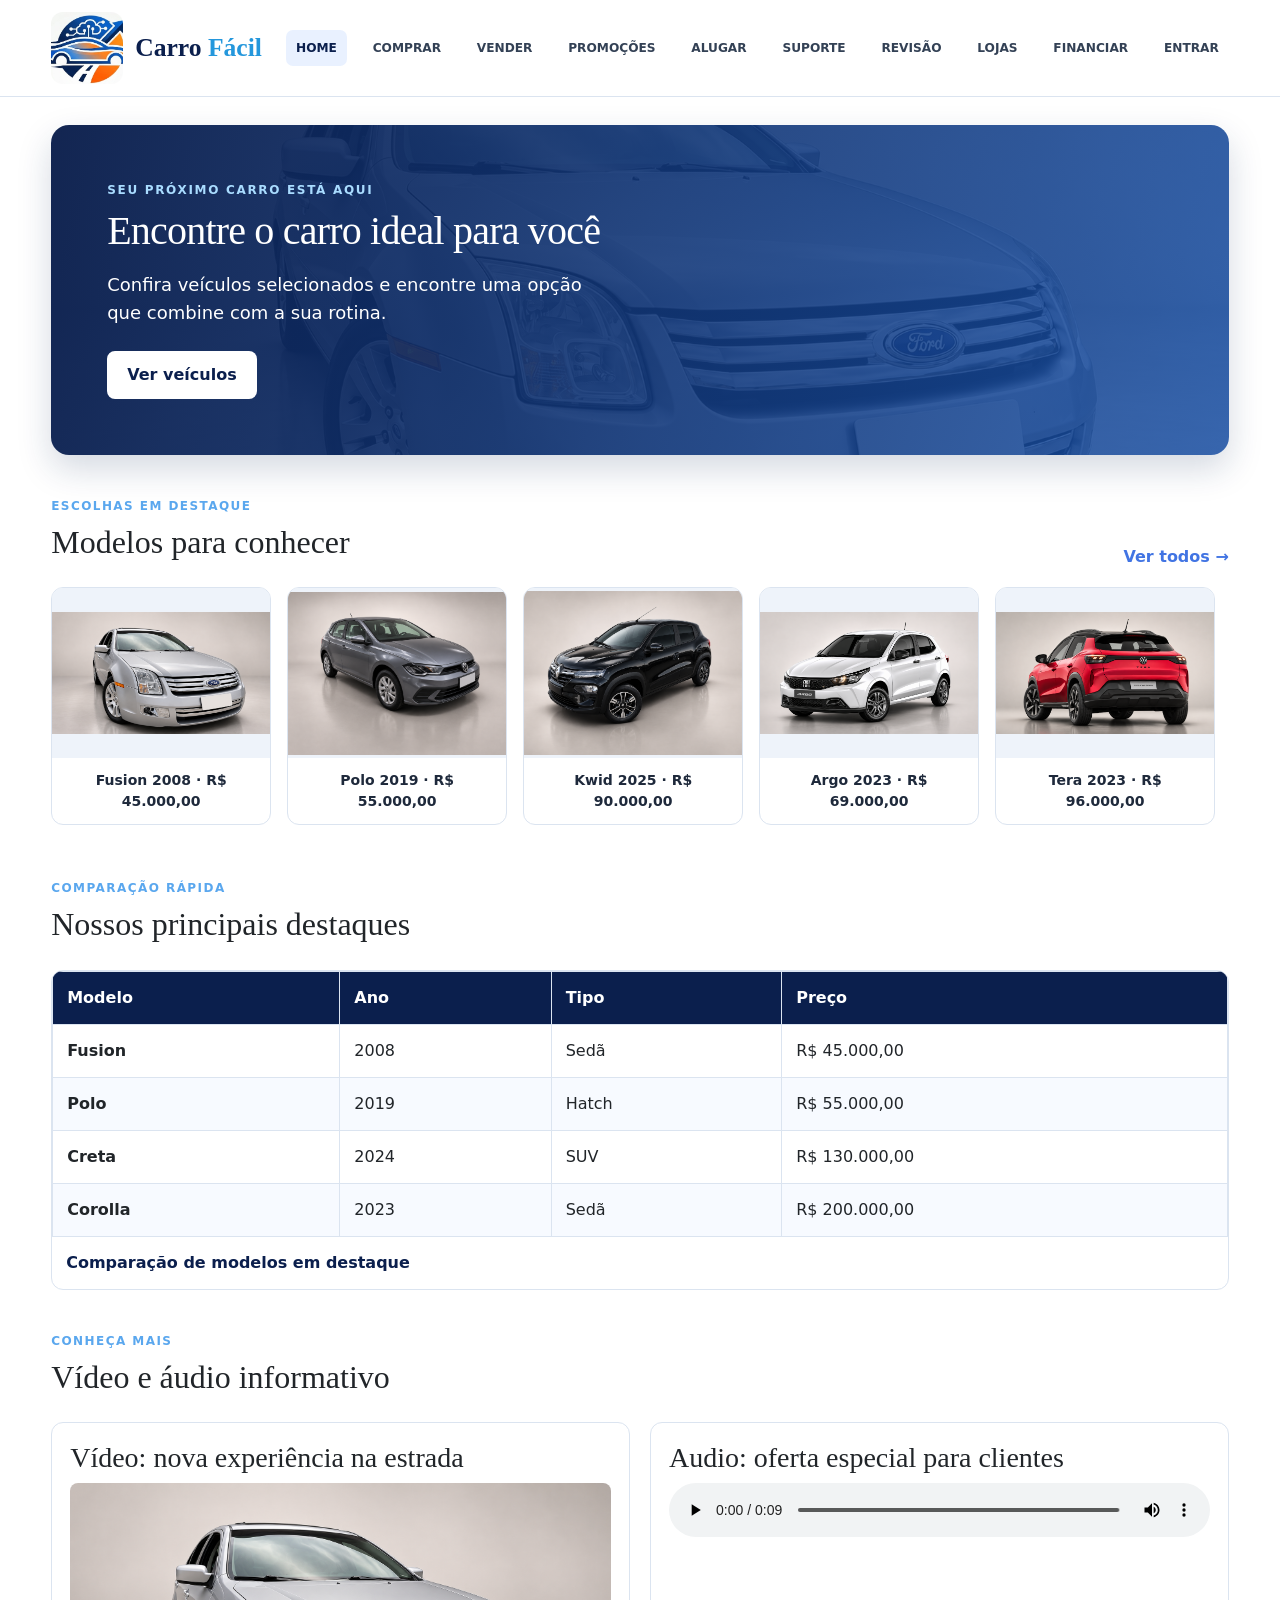
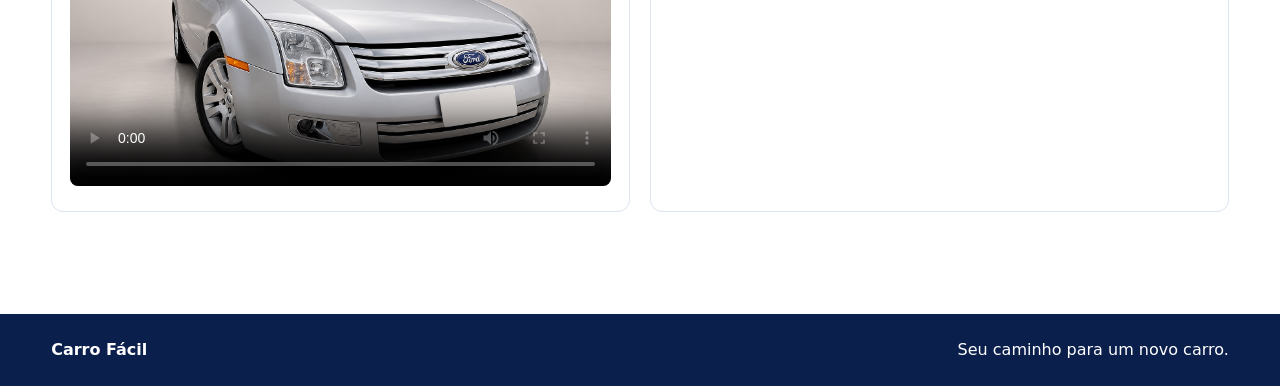
<file: index.html>
<!DOCTYPE html>
<html lang="pt-BR">
<head>
    <meta charset="UTF-8">
    <meta name="viewport" content="width=device-width, initial-scale=1.0">
    <meta name="description" content="Carro Fácil: encontre seu próximo veículo com praticidade e segurança.">
    <link rel="stylesheet" href="css/estilos.css">
    <link rel="stylesheet" href="https://cdn.jsdelivr.net/npm/bootstrap@5.3.3/dist/css/bootstrap.min.css">
    <style>
       
        #titulo-principal {
            letter-spacing: -0.02em;
        }
    </style>
    <title>Carro Fácil | Encontre seu próximo carro</title>
</head>
<body>
    <header class="cabecalho">
        <a class="identidade" href="index.html" aria-label="Carro Fácil - Página inicial">
            <span class="logo"><img src="img/Gemini_Generated_Image_7qf4hd7qf4hd7qf4sitecarro.jpg" alt=""></span>
            <span class="nome-empresa"><span>Carro</span> <span>Fácil</span></span>
        </a>
        <nav class="navbar" aria-label="Navegação principal">
            <a class="menuativo" href="index.html" aria-current="page">Home</a>
            <a href="comprar.html">Comprar</a><a href="vender.html">Vender</a><a href="promoções.html">Promoções</a>
            <a href="alugar.html">Alugar</a><a href="suporte.html">Suporte</a><a href="revisão.html">Revisão</a>
            <a href="lojas.html">Lojas</a><a href="financiar.html">Financiar</a><a href="entrar.html">Entrar</a>
        </nav>
    </header>
    <main>
        <section class="apresentacao" aria-labelledby="titulo-principal">
            <div>
                <p class="sobretitulo" style="letter-spacing: 0.14em;">SEU PRÓXIMO CARRO ESTÁ AQUI</p>
                <h1 id="titulo-principal">Encontre o carro ideal para você</h1>
                <p>Confira veículos selecionados e encontre uma opção que combine com a sua rotina.</p>
                <a class="botao-principal" href="comprar.html">Ver veículos</a>
            </div>
        </section>
        <section class="destaques" aria-labelledby="titulo-destaques">
            <div class="titulo-secao">
                <div><p class="sobretitulo">ESCOLHAS EM DESTAQUE</p><h2 id="titulo-destaques">Modelos para conhecer</h2></div>
                <a class="link-simples" href="comprar.html">Ver todos →</a>
            </div>
            <div class="imagens" aria-label="Modelos em destaque; role horizontalmente para ver mais">
                <a href="comprar.html#carro-1"><img src="img/veiculo-01-estudio.png" alt="Carro prata em destaque"><span>Fusion 2008 · R$ 45.000,00</span></a>
                <a href="comprar.html#carro-2"><img src="img/veiculo-02-estudio.png" alt="Carro cinza em exposição"><span>Polo 2019 · R$ 55.000,00</span></a>
                <a href="comprar.html#carro-3"><img src="img/veiculo-03-estudio.png" alt="Carro preto em exposição"><span>Kwid 2025 · R$ 90.000,00</span></a>
                <a href="comprar.html#carro-4"><img src="img/veiculo-04-estudio.png" alt="Carro branco em fundo claro"><span>Argo 2023 · R$ 69.000,00</span></a>
                <a href="comprar.html#carro-5"><img src="img/veiculo-05-estudio.png" alt="SUV vermelho"><span>Tera 2023 · R$ 96.000,00</span></a>
                <a href="comprar.html#carro-6"><img src="img/veiculo-06-estudio.png" alt="SUV branco"><span>Creta 2024 · R$ 130.000,00</span></a>
                <a href="comprar.html#carro-7"><img src="img/veiculo-07-estudio.png" alt="Sedã prata"><span>HB20 2024 · R$ 85.000,00</span></a>
                <a href="comprar.html#carro-8"><img src="img/veiculo-08-estudio.png" alt="SUV prata em exposição"><span>Corolla Cross 2023 · R$ 195.000,00</span></a>
                <a href="comprar.html#carro-9"><img src="img/veiculo-09-estudio.png" alt="SUV azul"><span>Jeep Compass · R$ 190.000,00</span></a>
                <a href="comprar.html#carro-10"><img src="img/veiculo-10-estudio.png" alt="Carro preto visto de frente"><span>Corolla 2023 · R$ 200.000,00</span></a>
            </div>
        </section>

        <section class="tabela-comparativa" aria-labelledby="titulo-comparativo">
            <div class="titulo-secao">
                <div>
                    <p class="sobretitulo">COMPARAÇÃO RÁPIDA</p>
                    <h2 id="titulo-comparativo">Nossos principais destaques</h2>
                </div>
            </div>
            <div class="tabela-responsiva">
                <table>
                    <caption>Comparação de modelos em destaque</caption>
                    <thead>
                        <tr>
                            <th scope="col">Modelo</th>
                            <th scope="col">Ano</th>
                            <th scope="col">Tipo</th>
                            <th scope="col">Preço</th>
                        </tr>
                    </thead>
                    <tbody>
                        <tr>
                            <th scope="row">Fusion</th>
                            <td>2008</td>
                            <td>Sedã</td>
                            <td>R$ 45.000,00</td>
                        </tr>
                        <tr>
                            <th scope="row">Polo</th>
                            <td>2019</td>
                            <td>Hatch</td>
                            <td>R$ 55.000,00</td>
                        </tr>
                        <tr>
                            <th scope="row">Creta</th>
                            <td>2024</td>
                            <td>SUV</td>
                            <td>R$ 130.000,00</td>
                        </tr>
                        <tr>
                            <th scope="row">Corolla</th>
                            <td>2023</td>
                            <td>Sedã</td>
                            <td>R$ 200.000,00</td>
                        </tr>
                    </tbody>
                </table>
            </div>
        </section>

        <section class="area-midia" aria-labelledby="titulo-midia">
            <div class="titulo-secao">
                <div>
                    <p class="sobretitulo">CONHEÇA MAIS</p>
                    <h2 id="titulo-midia">Vídeo e áudio informativo</h2>
                </div>
            </div>
            <div class="grade-midia">
                <article class="reprodutor-midia">
                    <h3>Vídeo: nova experiência na estrada</h3>
                    <video controls preload="metadata" poster="img/veiculo-01-estudio.png">
                        <source src="C:\Users\pedro\OneDrive\Documentos\projeto final html sitecarro\Projeto-Final-HTML-main\img\WhatsApp Video 2026-11-18 at 22.51.44.mp4">
                        Seu navegador não suporta a reprodução de vídeo.
                    </video>
                </article>
                <article class="reprodutor-midia">
                    <h3>Audio: oferta especial para clientes</h3>
                    <audio controls preload="metadata">
                        <source src="audio/promocao-carro-facil.mp3" type="audio/mpeg">
                        Seu navegador não suporta a reprodução de áudio.
                    </audio>
                </article>
            </div>
        </section>
    </main>
    <footer id="rodape-principal"><span>Carro Fácil</span><span>Seu caminho para um novo carro.</span></footer>
    <script src="js/script.js" defer></script>
</body>
</html>
</file>
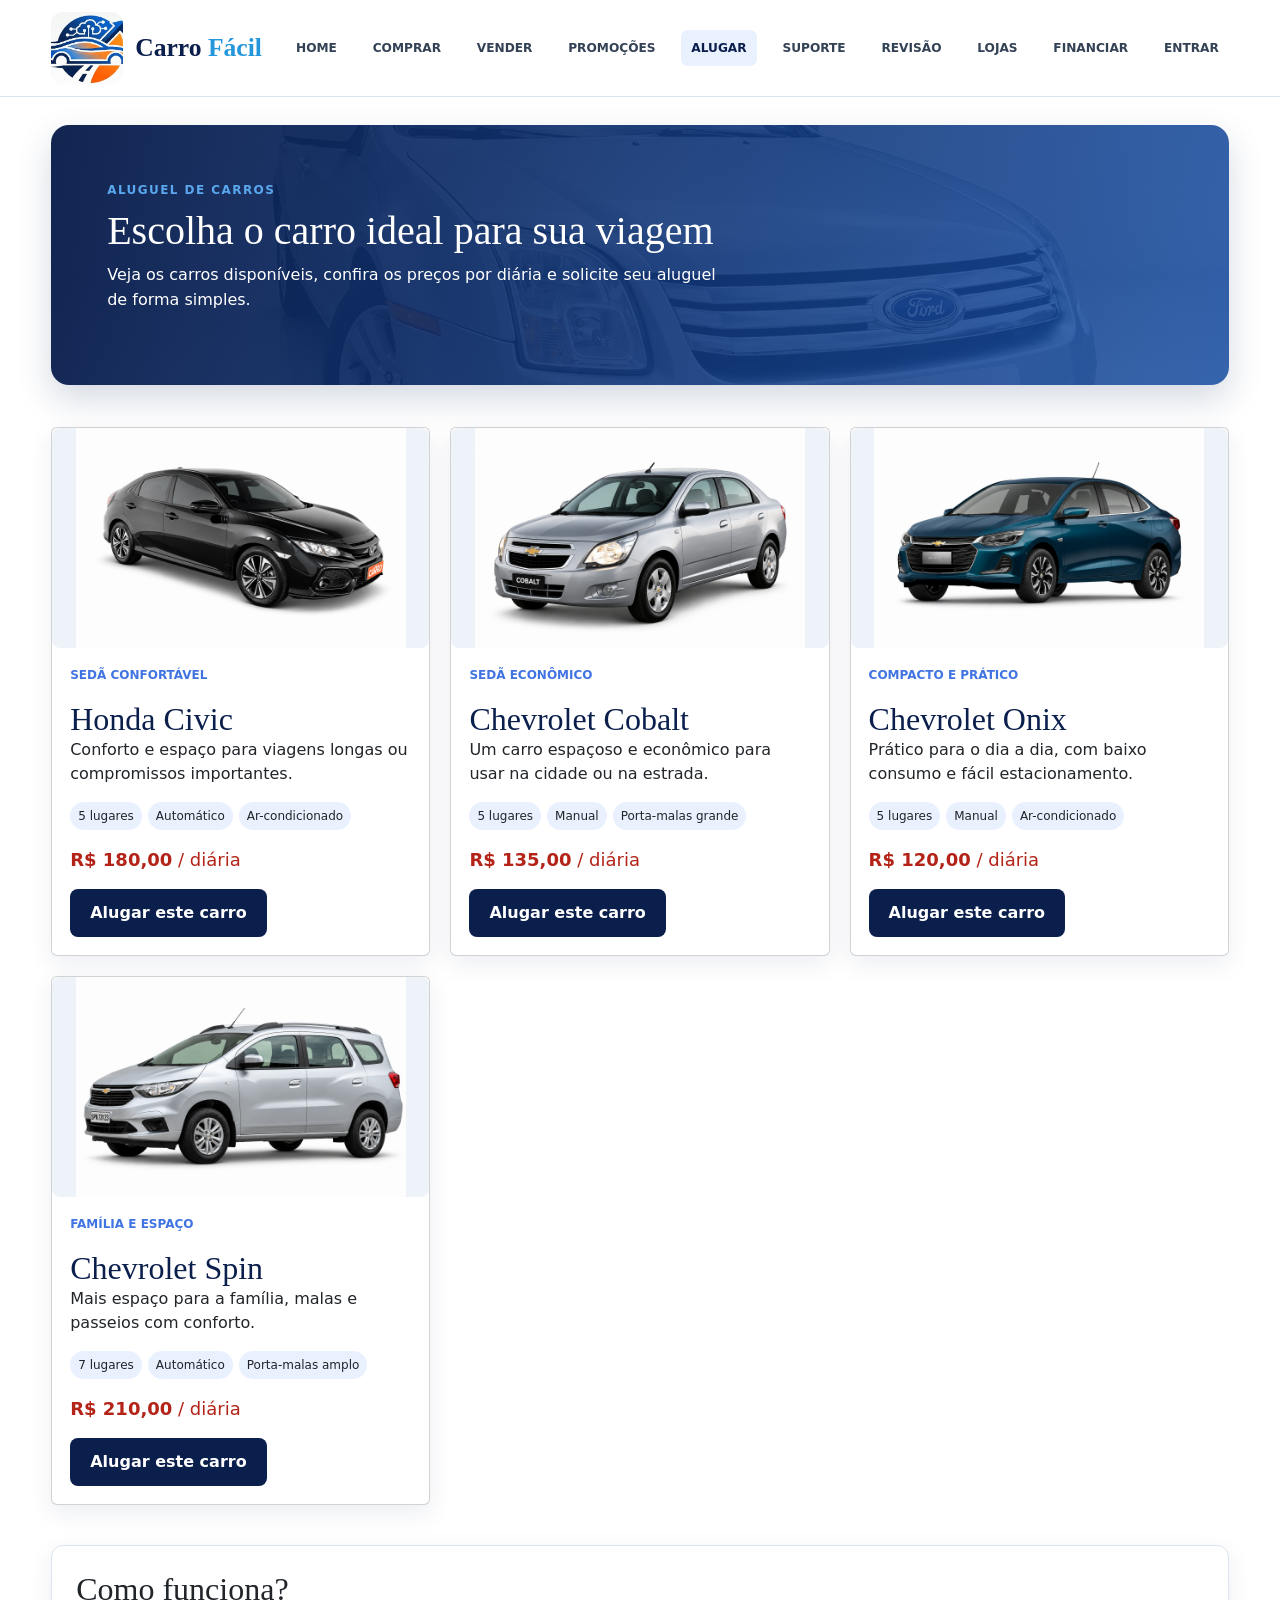
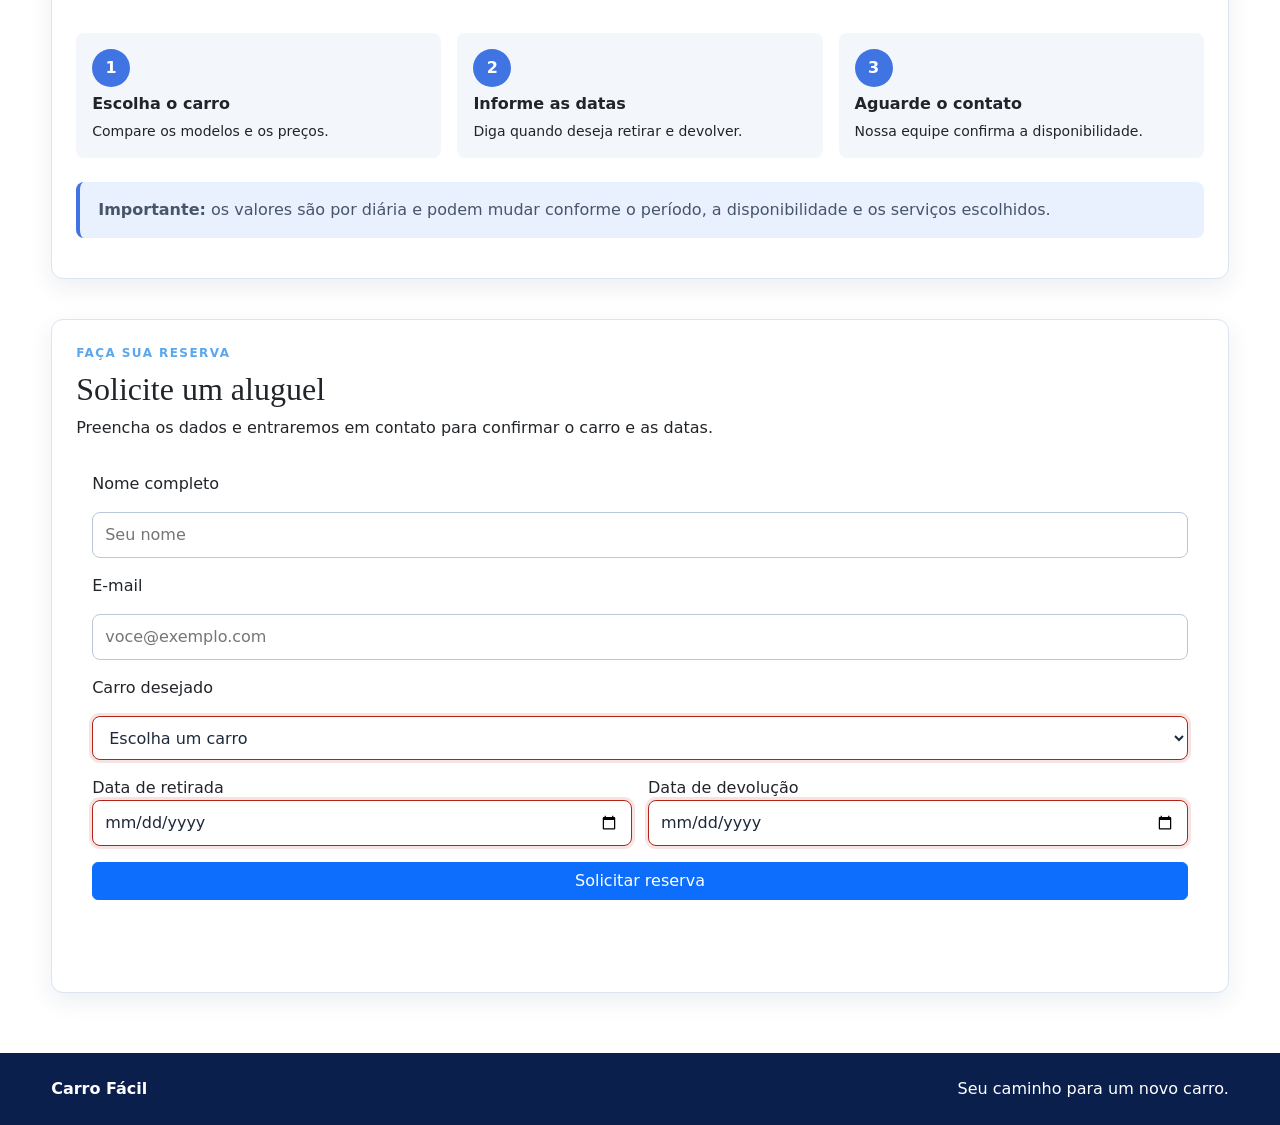
<file: alugar.html>
<!DOCTYPE html>
<html lang="pt-BR">

<head>
    <meta charset="UTF-8">
    <meta name="viewport" content="width=device-width, initial-scale=1.0">
    <meta name="description" content="Alugue Civic, Cobalt, Onix e Spin na Carro Fácil.">
    <link rel="stylesheet" href="css/estilos.css">
    <link rel="stylesheet" href="https://cdn.jsdelivr.net/npm/bootstrap@5.3.3/dist/css/bootstrap.min.css">
    <title>Alugar carros | Carro Fácil</title>
</head>

<body>

    <header class="cabecalho">
        <a class="identidade" href="index.html" aria-label="Carro Fácil - Página inicial">
            <span class="logo">
                <img src="img/Gemini_Generated_Image_7qf4hd7qf4hd7qf4sitecarro.jpg" alt="">
            </span>
            <span class="nome-empresa"><span>Carro</span> <span>Fácil</span></span>
        </a>

        <nav class="navbar" aria-label="Navegação principal">
            <a href="index.html">Home</a>
            <a href="comprar.html">Comprar</a>
            <a href="vender.html">Vender</a>
            <a href="promoções.html">Promoções</a>
            <a class="menuativo" href="alugar.html" aria-current="page">Alugar</a>
            <a href="suporte.html">Suporte</a>
            <a href="revisão.html">Revisão</a>
            <a href="lojas.html">Lojas</a>
            <a href="financiar.html">Financiar</a>
            <a href="entrar.html">Entrar</a>
        </nav>
    </header>

    <main class="pagina-aluguel">
        <section class="cabecalho-aluguel" aria-labelledby="titulo-aluguel">
            <p class="sobretitulo">ALUGUEL DE CARROS</p>
            <h1 id="titulo-aluguel">Escolha o carro ideal para sua viagem</h1>
            <p>Veja os carros disponíveis, confira os preços por diária e solicite seu aluguel de forma simples.</p>
        </section>


        <section class="lista-aluguel" aria-label="Carros disponíveis para aluguel">
                <article class="card card-aluguel">
                <img src="img/carrosaluguel/civic.png" alt="Honda Civic disponível para aluguel">
                <div class="conteudo-card-aluguel">
                    <p class="tipo-aluguel">SEDÃ CONFORTÁVEL</p>
                    <h2>Honda Civic</h2>
                    <p class="descricao-aluguel">Conforto e espaço para viagens longas ou compromissos importantes.</p>
                    <ul class="detalhes-aluguel">
                        <li>5 lugares</li>
                        <li>Automático</li>
                        <li>Ar-condicionado</li>
                    </ul>
                    <p class="preco-aluguel"><strong>R$ 180,00</strong> / diária</p>
                    <a class="botao-aluguel" href="#solicitar-aluguel">Alugar este carro</a>
                </div>
            </article>

                <article class="card card-aluguel">
                <img src="img/carrosaluguel/cobalt.png" alt="Chevrolet Cobalt disponível para aluguel">
                <div class="conteudo-card-aluguel">
                    <p class="tipo-aluguel">SEDÃ ECONÔMICO</p>
                    <h2>Chevrolet Cobalt</h2>
                    <p class="descricao-aluguel">Um carro espaçoso e econômico para usar na cidade ou na estrada.</p>
                    <ul class="detalhes-aluguel">
                        <li>5 lugares</li>
                        <li>Manual</li>
                        <li>Porta-malas grande</li>
                    </ul>
                    <p class="preco-aluguel"><strong>R$ 135,00</strong> / diária</p>
                    <a class="botao-aluguel" href="#solicitar-aluguel">Alugar este carro</a>
                </div>
            </article>

                <article class="card card-aluguel">
                <img src="img/carrosaluguel/onix.png" alt="Chevrolet Onix disponível para aluguel">
                <div class="conteudo-card-aluguel">
                    <p class="tipo-aluguel">COMPACTO E PRÁTICO</p>
                    <h2>Chevrolet Onix</h2>
                    <p class="descricao-aluguel">Prático para o dia a dia, com baixo consumo e fácil estacionamento.</p>
                    <ul class="detalhes-aluguel">
                        <li>5 lugares</li>
                        <li>Manual</li>
                        <li>Ar-condicionado</li>
                    </ul>
                    <p class="preco-aluguel"><strong>R$ 120,00</strong> / diária</p>
                    <a class="botao-aluguel" href="#solicitar-aluguel">Alugar este carro</a>
                </div>
            </article>

                <article class="card card-aluguel">
                <img src="img/carrosaluguel/spin.png" alt="Chevrolet Spin disponível para aluguel">
                <div class="conteudo-card-aluguel">
                    <p class="tipo-aluguel">FAMÍLIA E ESPAÇO</p>
                    <h2>Chevrolet Spin</h2>
                    <p class="descricao-aluguel">Mais espaço para a família, malas e passeios com conforto.</p>
                    <ul class="detalhes-aluguel">
                        <li>7 lugares</li>
                        <li>Automático</li>
                        <li>Porta-malas amplo</li>
                    </ul>
                    <p class="preco-aluguel"><strong>R$ 210,00</strong> / diária</p>
                    <a class="botao-aluguel" href="#solicitar-aluguel">Alugar este carro</a>
                </div>
            </article>
        </section>

        <section class="informacoes-aluguel" aria-labelledby="titulo-informacoes-aluguel">
            <h2 id="titulo-informacoes-aluguel">Como funciona?</h2>
            <div class="passos-aluguel">
                <div><span>1</span><strong>Escolha o carro</strong><small>Compare os modelos e os preços.</small></div>
                <div><span>2</span><strong>Informe as datas</strong><small>Diga quando deseja retirar e devolver.</small></div>
                <div><span>3</span><strong>Aguarde o contato</strong><small>Nossa equipe confirma a disponibilidade.</small></div>
            </div>
            <p class="observacao-aluguel"><strong>Importante:</strong> os valores são por diária e podem mudar conforme o período, a disponibilidade e os serviços escolhidos.</p>
        </section>


        <section class="solicitacao-aluguel" id="solicitar-aluguel" aria-labelledby="titulo-solicitacao">
            <div>
                <p class="sobretitulo">FAÇA SUA RESERVA</p>
                <h2 id="titulo-solicitacao">Solicite um aluguel</h2>
                <p>Preencha os dados e entraremos em contato para confirmar o carro e as datas.</p>
            </div>

            <form class="formulario-aluguel p-3" id="formulario-aluguel">
                <label for="nome-aluguel">Nome completo</label>
                <input type="text" id="nome-aluguel" placeholder="Seu nome" autocomplete="name" required>

                <label for="email-aluguel">E-mail</label>
                <input type="email" id="email-aluguel" placeholder="voce@exemplo.com" autocomplete="email" required>

                <label for="carro-aluguel">Carro desejado</label>
                <select id="carro-aluguel" required>
                    <option value="">Escolha um carro</option>
                    <option>Honda Civic</option>
                    <option>Chevrolet Cobalt</option>
                    <option>Chevrolet Onix</option>
                    <option>Chevrolet Spin</option>
                </select>

                <div class="datas-aluguel">
                    <div>
                        <label for="data-retirada">Data de retirada</label>
                        <input type="date" id="data-retirada" required>
                    </div>
                    <div>
                        <label for="data-devolucao">Data de devolução</label>
                        <input type="date" id="data-devolucao" required>
                    </div>
                </div>

                <button class="btn btn-primary botao-formulario" type="submit">Solicitar reserva</button>
                <p class="mensagem-formulario" id="mensagem-aluguel" aria-live="polite"></p>
            </form>
        </section>
    </main>

    <footer>
        <span>Carro Fácil</span>
        <span>Seu caminho para um novo carro.</span>
    </footer>

</body>

</html>
</file>
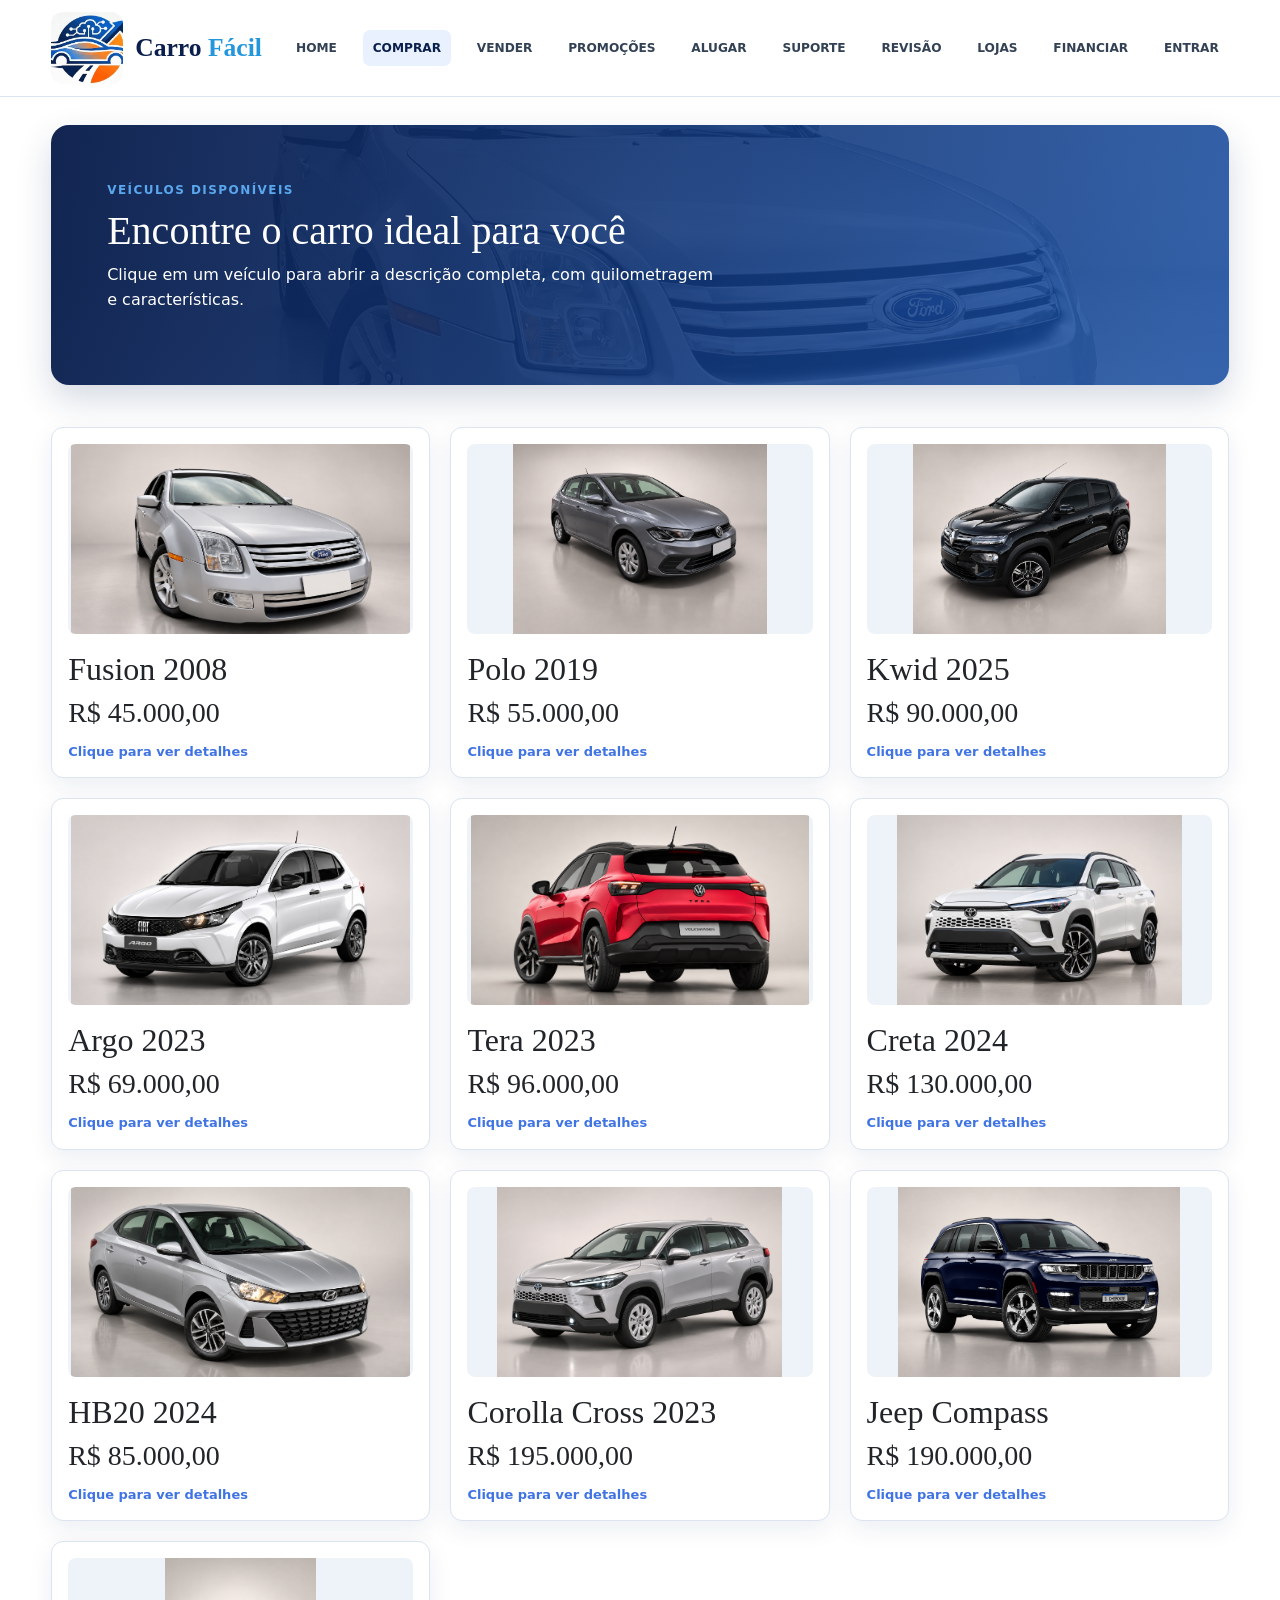
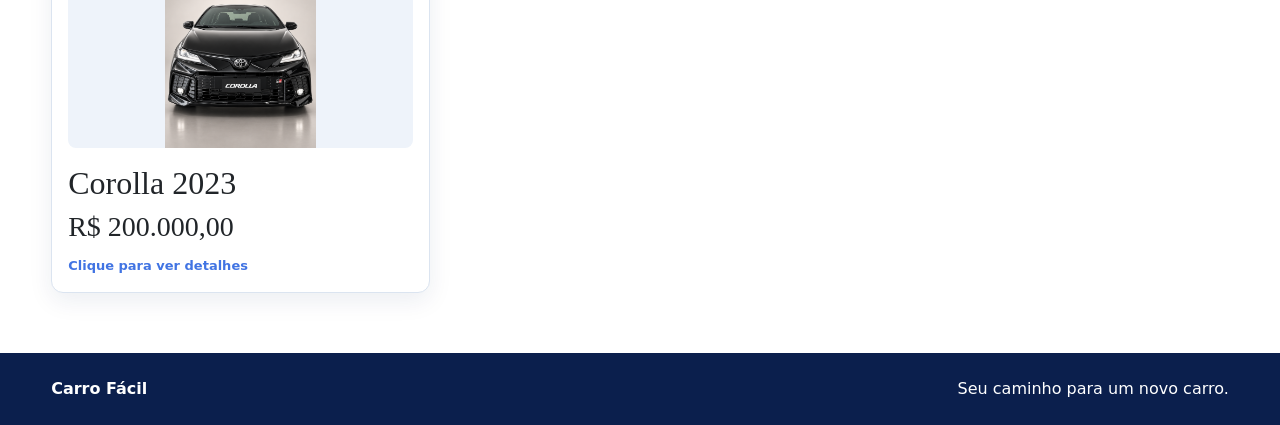
<file: comprar.html>
<!DOCTYPE html>
<html lang="pt-BR">

<head>
    <meta charset="UTF-8">
    <meta name="viewport" content="width=device-width, initial-scale=1.0">
    <meta name="description" content="Veja os veículos disponíveis para comprar na Carro Fácil.">
    <link rel="stylesheet" href="css/estilos.css">
    <link rel="stylesheet" href="https://cdn.jsdelivr.net/npm/bootstrap@5.3.3/dist/css/bootstrap.min.css">
    <title>Comprar carros | Carro Fácil</title>
</head>

<body>

    <header class="cabecalho">
        <a class="identidade" href="index.html" aria-label="Carro Fácil - Página inicial">
            <span class="logo">
                <img src="img/Gemini_Generated_Image_7qf4hd7qf4hd7qf4sitecarro.jpg" alt="">
            </span>
            <span class="nome-empresa"><span>Carro</span> <span>Fácil</span></span>
        </a>

        <nav class="navbar" aria-label="Navegação principal">
            <a href="index.html">Home</a>
            <a class="menuativo" href="comprar.html" aria-current="page">Comprar</a>
            <a href="vender.html">Vender</a>
            <a href="promoções.html">Promoções</a>
            <a href="alugar.html">Alugar</a>
            <a href="suporte.html">Suporte</a>
            <a href="revisão.html">Revisão</a>
            <a href="lojas.html">Lojas</a>
            <a href="financiar.html">Financiar</a>
            <a href="entrar.html">Entrar</a>
        </nav>
    </header>

    <main class="pagina-comprar">
        <section class="cabecalho-comprar" aria-labelledby="titulo-comprar">
            <p class="sobretitulo">VEÍCULOS DISPONÍVEIS</p>
            <h1 id="titulo-comprar">Encontre o carro ideal para você</h1>
            <p>Clique em um veículo para abrir a descrição completa, com quilometragem e características.</p>
        </section>


        <section class="lista-carros" aria-label="Lista de veículos">
            <details id="carro-1" class="carro">
                <summary>
                    <img src="img/veiculo-01-estudio.png" alt="Ford Fusion prata">
                    <h2>Fusion 2008</h2>
                    <h3>R$ 45.000,00</h3>
                    <span class="clique-detalhes">Clique para ver detalhes</span>
                </summary>
                <div class="descricao-carro">
                    <p><strong>Quilometragem:</strong> 118.500 km <small>(exemplo do anúncio)</small></p>
                    <p><strong>Motor e câmbio:</strong> motor 2.3 a gasolina e câmbio automático de 5 marchas.</p>
                    <p><strong>Interior:</strong> bancos em couro, ar-condicionado automático, banco do motorista com ajuste elétrico e piloto automático.</p>
                    <p><strong>Ideal para:</strong> quem busca um sedã confortável para viagens e uso familiar.</p>
                </div>
            </details>

            <details id="carro-2" class="carro">
                <summary>
                    <img src="img/veiculo-02-estudio.png" alt="Volkswagen Polo cinza">
                    <h2>Polo 2019</h2>
                    <h3>R$ 55.000,00</h3>
                    <span class="clique-detalhes">Clique para ver detalhes</span>
                </summary>
                <div class="descricao-carro">
                    <p><strong>Quilometragem:</strong> 72.300 km <small>(exemplo do anúncio)</small></p>
                    <p><strong>Motor e câmbio:</strong> motor 1.0 flex e câmbio manual de 5 marchas nesta versão.</p>
                    <p><strong>Interior:</strong> ar-condicionado, direção elétrica, vidros elétricos, central multimídia e airbags.</p>
                    <p><strong>Ideal para:</strong> quem quer um hatch econômico, moderno e fácil de dirigir na cidade.</p>
                </div>
            </details>

            <details id="carro-3" class="carro">
                <summary>
                    <img src="img/veiculo-03-estudio.png" alt="Renault Kwid preto">
                    <h2>Kwid 2025</h2>
                    <h3>R$ 90.000,00</h3>
                    <span class="clique-detalhes">Clique para ver detalhes</span>
                </summary>
                <div class="descricao-carro">
                    <p><strong>Quilometragem:</strong> 18.900 km <small>(exemplo do anúncio)</small></p>
                    <p><strong>Motor e câmbio:</strong> motor 1.0 flex e câmbio manual.</p>
                    <p><strong>Interior:</strong> cabine compacta, ar-condicionado, central multimídia, direção elétrica e entrada USB.</p>
                    <p><strong>Ideal para:</strong> quem procura economia e praticidade para o dia a dia.</p>
                </div>
            </details>

            <details id="carro-4" class="carro">
                <summary>
                    <img src="img/veiculo-04-estudio.png" alt="Fiat Argo branco">
                    <h2>Argo 2023</h2>
                    <h3>R$ 69.000,00</h3>
                    <span class="clique-detalhes">Clique para ver detalhes</span>
                </summary>
                <div class="descricao-carro">
                    <p><strong>Quilometragem:</strong> 46.700 km <small>(exemplo do anúncio)</small></p>
                    <p><strong>Motor e câmbio:</strong> motor 1.0 flex e câmbio manual de 5 marchas.</p>
                    <p><strong>Interior:</strong> ar-condicionado, direção elétrica, volante multifuncional e central multimídia.</p>
                    <p><strong>Ideal para:</strong> quem precisa de um hatch confortável e econômico.</p>
                </div>
            </details>

            <details id="carro-5" class="carro">
                <summary>
                    <img src="img/veiculo-05-estudio.png" alt="Volkswagen Tera vermelho">
                    <h2>Tera 2023</h2>
                    <h3>R$ 96.000,00</h3>
                    <span class="clique-detalhes">Clique para ver detalhes</span>
                </summary>
                <div class="descricao-carro">
                    <p><strong>Quilometragem:</strong> 35.600 km <small>(exemplo do anúncio)</small></p>
                    <p><strong>Motor e câmbio:</strong> SUV compacto com motor turbo e opção de câmbio automático conforme a versão anunciada.</p>
                    <p><strong>Interior:</strong> painel digital, central multimídia, carregador por indução e bom espaço para passageiros.</p>
                    <p><strong>Ideal para:</strong> quem quer a posição alta de um SUV com tecnologia e conforto.</p>
                </div>
            </details>

            <details id="carro-6" class="carro">
                <summary>
                    <img src="img/veiculo-06-estudio.png" alt="Hyundai Creta branco">
                    <h2>Creta 2024</h2>
                    <h3>R$ 130.000,00</h3>
                    <span class="clique-detalhes">Clique para ver detalhes</span>
                </summary>
                <div class="descricao-carro">
                    <p><strong>Quilometragem:</strong> 26.400 km <small>(exemplo do anúncio)</small></p>
                    <p><strong>Motor e câmbio:</strong> motor turbo e câmbio automático, conforme a versão do veículo.</p>
                    <p><strong>Interior:</strong> ar-condicionado, central multimídia, câmera de ré, controle de velocidade e acabamento confortável.</p>
                    <p><strong>Ideal para:</strong> famílias que querem segurança, espaço e conforto.</p>
                </div>
            </details>

            <details id="carro-7" class="carro">
                <summary>
                    <img src="img/veiculo-07-estudio.png" alt="Hyundai HB20 prata">
                    <h2>HB20 2024</h2>
                    <h3>R$ 85.000,00</h3>
                    <span class="clique-detalhes">Clique para ver detalhes</span>
                </summary>
                <div class="descricao-carro">
                    <p><strong>Quilometragem:</strong> 21.800 km <small>(exemplo do anúncio)</small></p>
                    <p><strong>Motor e câmbio:</strong> motor 1.0 flex; câmbio manual ou automático conforme a versão.</p>
                    <p><strong>Interior:</strong> ar-condicionado, câmera de ré, central multimídia, vidros elétricos e banco do motorista com ajuste de altura.</p>
                    <p><strong>Ideal para:</strong> quem quer um carro compacto, moderno e econômico.</p>
                </div>
            </details>

            <details id="carro-8" class="carro">
                <summary>
                    <img src="img/veiculo-08-estudio.png" alt="Toyota Corolla Cross prata">
                    <h2>Corolla Cross 2023</h2>
                    <h3>R$ 195.000,00</h3>
                    <span class="clique-detalhes">Clique para ver detalhes</span>
                </summary>
                <div class="descricao-carro">
                    <p><strong>Quilometragem:</strong> 31.200 km <small>(exemplo do anúncio)</small></p>
                    <p><strong>Motor e câmbio:</strong> motor 2.0 flex e câmbio automático CVT nesta versão.</p>
                    <p><strong>Interior:</strong> espaço para cinco pessoas, central multimídia, câmera de ré, ar-condicionado e porta-malas amplo.</p>
                    <p><strong>Ideal para:</strong> quem quer um SUV médio confortável para a família.</p>
                </div>
            </details>

            <details id="carro-9" class="carro">
                <summary>
                    <img src="img/veiculo-09-estudio.png" alt="Jeep Compass azul">
                    <h2>Jeep Compass</h2>
                    <h3>R$ 190.000,00</h3>
                    <span class="clique-detalhes">Clique para ver detalhes</span>
                </summary>
                <div class="descricao-carro">
                    <p><strong>Quilometragem:</strong> 39.500 km <small>(exemplo do anúncio)</small></p>
                    <p><strong>Motor e câmbio:</strong> motor e câmbio automático conforme a versão anunciada.</p>
                    <p><strong>Interior:</strong> central multimídia, ar-condicionado, câmera de ré, controles no volante e bancos confortáveis.</p>
                    <p><strong>Ideal para:</strong> quem busca um SUV robusto para cidade e estrada.</p>
                </div>
            </details>

            <details id="carro-10" class="carro">
                <summary>
                    <img src="img/veiculo-10-estudio.png" alt="Toyota Corolla preto">
                    <h2>Corolla 2023</h2>
                    <h3>R$ 200.000,00</h3>
                    <span class="clique-detalhes">Clique para ver detalhes</span>
                </summary>
                <div class="descricao-carro">
                    <p><strong>Quilometragem:</strong> 28.700 km <small>(exemplo do anúncio)</small></p>
                    <p><strong>Motor e câmbio:</strong> motor flex e câmbio automático CVT, conforme a versão anunciada.</p>
                    <p><strong>Interior:</strong> bancos confortáveis, ar-condicionado, central multimídia, câmera de ré e bom espaço interno.</p>
                    <p><strong>Ideal para:</strong> quem procura um sedã confortável, seguro e adequado para viagens.</p>
                </div>
            </details>
        </section>

    </main>

    <footer>
        <span>Carro Fácil</span>
        <span>Seu caminho para um novo carro.</span>
    </footer>
    <script src="js/script.js" defer></script>
</body>

</html>
</file>
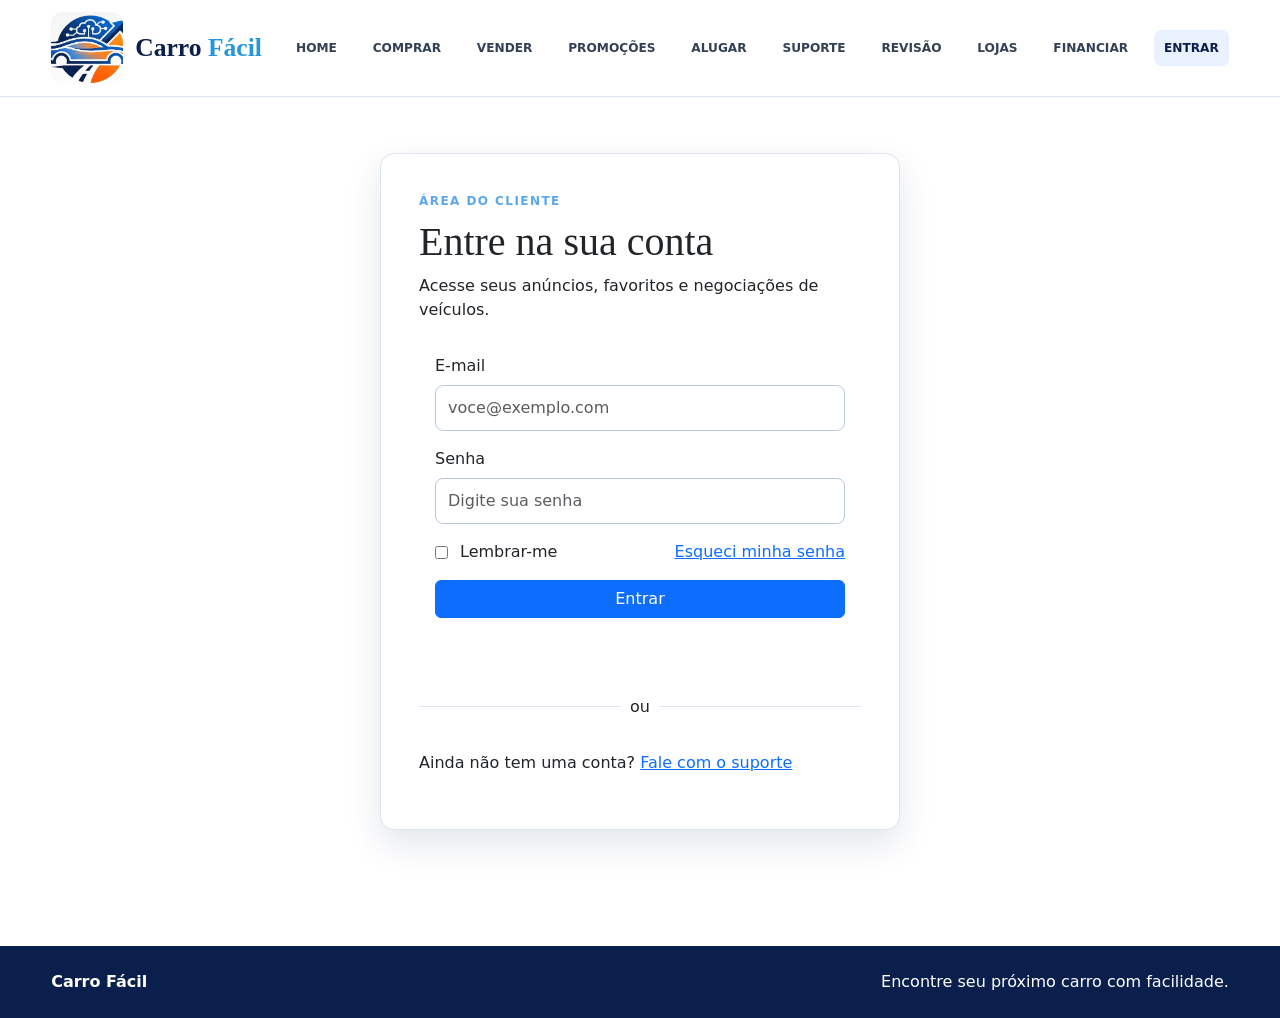
<file: entrar.html>
<!DOCTYPE html>
<html lang="pt-BR">

<head>
    <meta charset="UTF-8">
    <meta name="viewport" content="width=device-width, initial-scale=1.0">
    <meta name="description" content="Entre na sua conta Carro Fácil.">
    <link rel="stylesheet" href="css/estilos.css">
    <link rel="stylesheet" href="https://cdn.jsdelivr.net/npm/bootstrap@5.3.3/dist/css/bootstrap.min.css">
    <title>Entrar | Carro Fácil</title>
</head>

<body>

    <header class="cabecalho">
        <a class="identidade" href="index.html" aria-label="Carro Fácil - Página inicial">
            <span class="logo">
                <img src="img/Gemini_Generated_Image_7qf4hd7qf4hd7qf4sitecarro.jpg" alt="">
            </span>
            <span class="nome-empresa"><span>Carro</span> <span>Fácil</span></span>
        </a>


        <nav class="navbar" aria-label="Navegação principal">
            <a href="index.html">Home</a>
            <a href="comprar.html">Comprar</a>
            <a href="vender.html">Vender</a>
            <a href="promoções.html">Promoções</a>
            <a href="alugar.html">Alugar</a>
            <a href="suporte.html">Suporte</a>
            <a href="revisão.html">Revisão</a>
            <a href="lojas.html">Lojas</a>
            <a href="financiar.html">Financiar</a>
            <a class="menuativo" href="entrar.html" aria-current="page">Entrar</a>
        </nav>
    </header>

    <main class="pagina-entrar">

        <section class="cartao-autenticacao" id="area-login" aria-labelledby="titulo-login">
            <p class="sobretitulo">ÁREA DO CLIENTE</p>
            <h1 id="titulo-login">Entre na sua conta</h1>
            <p class="texto-ajuda">Acesse seus anúncios, favoritos e negociações de veículos.</p>


            <form class="p-3" id="formulario-login">
                <div class="campo-formulario">
                    <label for="email">E-mail</label>
                    <input
                    class="form-control"
                    type="email"
                        id="email"
                        name="email"
                        placeholder="voce@exemplo.com"
                        autocomplete="email"
                        required
                    >
                </div>

                <div class="campo-formulario">
                    <label for="senha">Senha</label>
                    <input
                    class="form-control"
                    type="password"
                        id="senha"
                        name="senha"
                        placeholder="Digite sua senha"
                        minlength="6"
                        autocomplete="current-password"
                        required
                    >
                </div>

                <div class="opcoes-login">
                    <label class="lembrar-me">
                        <input type="checkbox" id="lembrar-me" name="lembrar-me">
                        <span>Lembrar-me</span>
                    </label>


                    <a href="suporte.html#recuperar-senha">Esqueci minha senha</a>
                </div>

                <button class="btn btn-primary botao-formulario" type="submit">Entrar</button>
                <p class="mensagem-formulario" id="mensagem-login" aria-live="polite"></p>
            </form>

            <div class="separador"><span>ou</span></div>

            <p class="criar-conta">
                Ainda não tem uma conta?
                <a href="suporte.html">Fale com o suporte</a>
            </p>
        </section>


        <section class="cartao-autenticacao usuario-logado" id="area-usuario" aria-labelledby="titulo-logado" hidden>
            <p class="sobretitulo">LOGIN REALIZADO</p>
            <h1 id="titulo-logado">Olá, <span id="nome-usuario">cliente</span>!</h1>
            <p class="texto-ajuda">Você está conectado à sua conta Carro Fácil.</p>

            <div class="resumo-conta">
                <strong>Sua conta está ativa</strong>
                <span id="email-usuario"></span>
            </div>

                <button class="btn btn-primary botao-formulario botao-sair" id="botao-sair" type="button">Sair da conta</button>
            <p class="mensagem-formulario" id="mensagem-logout" aria-live="polite"></p>
        </section>
    </main>

    <footer>
        <span>Carro Fácil</span>
        <span>Encontre seu próximo carro com facilidade.</span>
    </footer>

    <script src="js/script.js" defer></script>
</body>

</html>
</file>
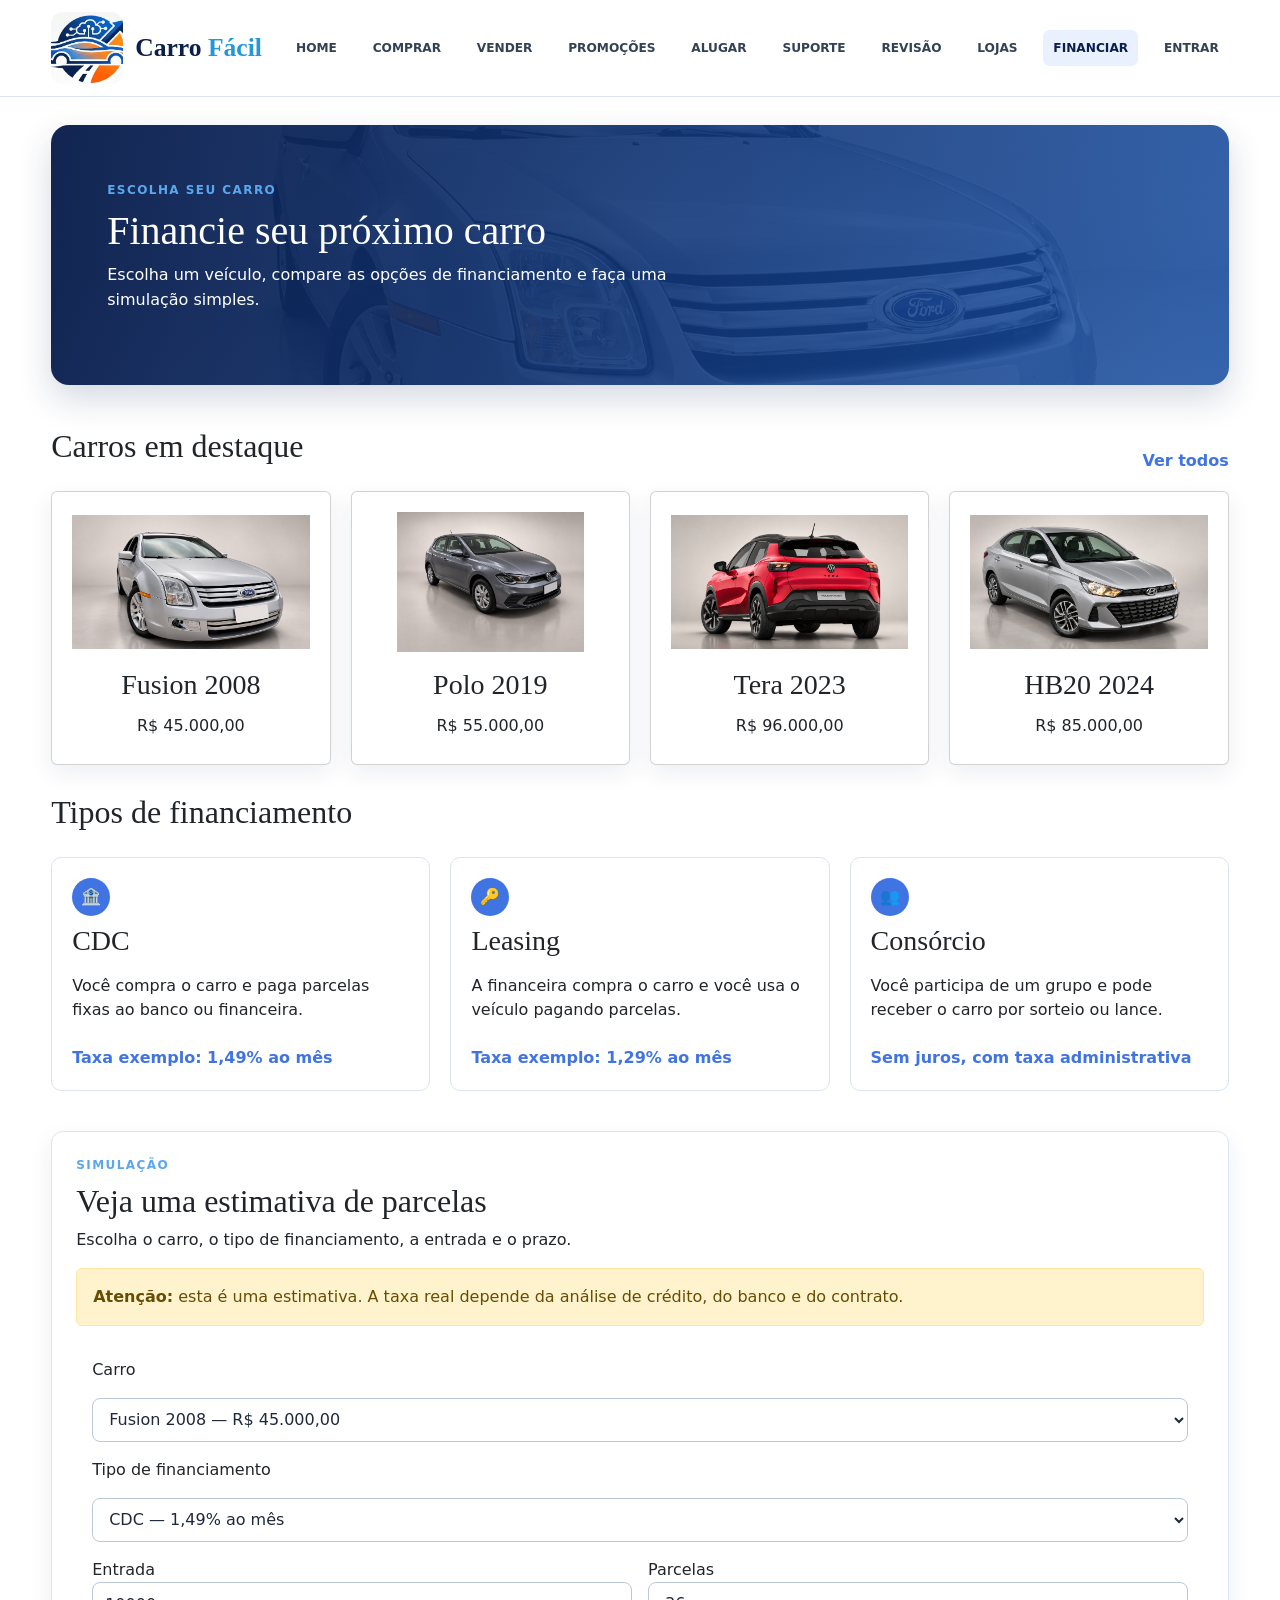
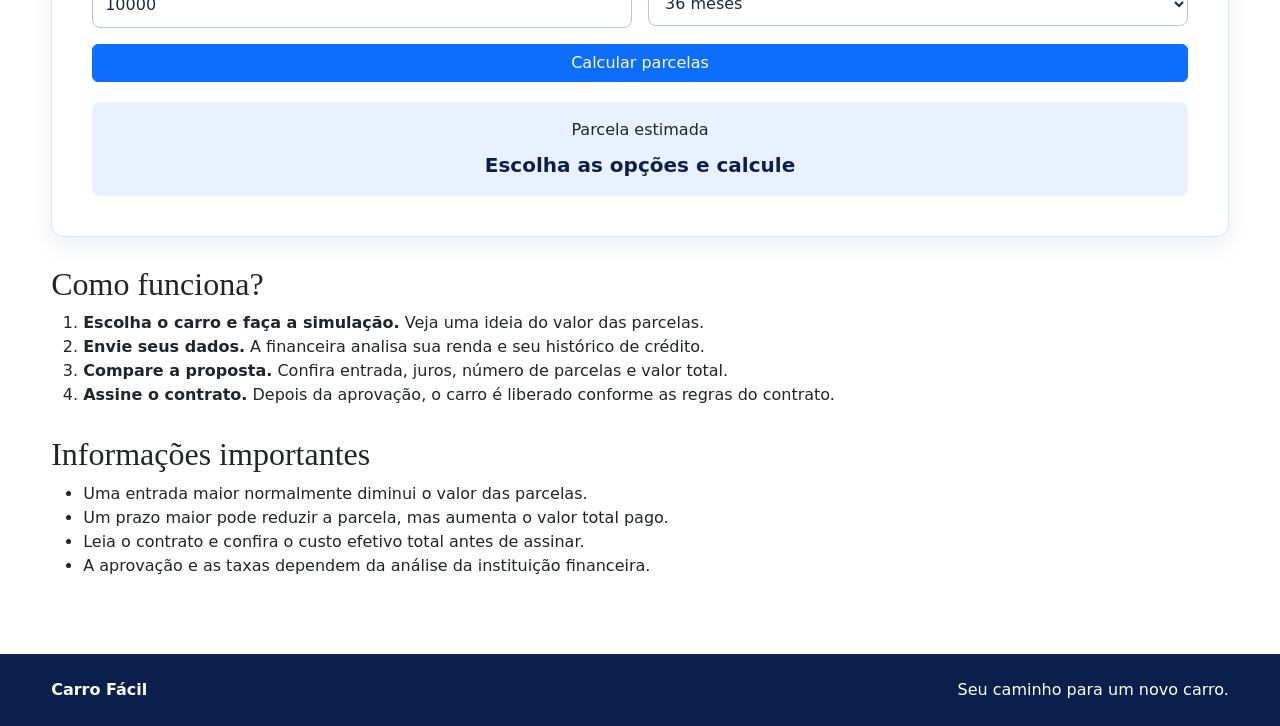
<file: financiar.html>
<!DOCTYPE html>
<html lang="pt-BR">

<head>
    <meta charset="UTF-8">
    <meta name="viewport" content="width=device-width, initial-scale=1.0">
    <meta name="description" content="Simule o financiamento do seu carro na Carro Fácil.">
    <link rel="stylesheet" href="css/estilos.css">
    <link rel="stylesheet" href="https://cdn.jsdelivr.net/npm/bootstrap@5.3.3/dist/css/bootstrap.min.css">
    <title>Financiar carro | Carro Fácil</title>
</head>

<body>

    <header class="cabecalho">
        <a class="identidade" href="index.html" aria-label="Carro Fácil - Página inicial">
            <span class="logo">
                <img src="img/Gemini_Generated_Image_7qf4hd7qf4hd7qf4sitecarro.jpg" alt="">
            </span>
            <span class="nome-empresa"><span>Carro</span> <span>Fácil</span></span>
        </a>

        <nav class="navbar" aria-label="Navegação principal">
            <a href="index.html">Home</a>
            <a href="comprar.html">Comprar</a>
            <a href="vender.html">Vender</a>
            <a href="promoções.html">Promoções</a>
            <a href="alugar.html">Alugar</a>
            <a href="suporte.html">Suporte</a>
            <a href="revisão.html">Revisão</a>
            <a href="lojas.html">Lojas</a>
            <a class="menuativo" href="financiar.html" aria-current="page">Financiar</a>
            <a href="entrar.html">Entrar</a>
        </nav>
    </header>

    <main class="pagina-financiamento">
        <section class="cabecalho-financiamento" aria-labelledby="titulo-financiamento">
            <p class="sobretitulo">ESCOLHA SEU CARRO</p>
            <h1 id="titulo-financiamento">Financie seu próximo carro</h1>
            <p>Escolha um veículo, compare as opções de financiamento e faça uma simulação simples.</p>
        </section>


        <section class="carros-financiamento" aria-labelledby="titulo-carros-financiamento">
            <div class="titulo-secao">
                <h2 id="titulo-carros-financiamento">Carros em destaque</h2>
                <a class="link-simples" href="comprar.html">Ver todos</a>
            </div>

            <div class="grade-carros-financiamento">
                <article class="card card-carro-financiamento">
                    <img src="img/veiculo-01-estudio.png" alt="Fusion 2008 prata">
                    <h3>Fusion 2008</h3>
                    <p>R$ 45.000,00</p>
                </article>
                <article class="card card-carro-financiamento">
                    <img src="img/veiculo-02-estudio.png" alt="Polo 2019 cinza">
                    <h3>Polo 2019</h3>
                    <p>R$ 55.000,00</p>
                </article>
                <article class="card card-carro-financiamento">
                    <img src="img/veiculo-05-estudio.png" alt="Tera 2023 vermelho">
                    <h3>Tera 2023</h3>
                    <p>R$ 96.000,00</p>
                </article>
                <article class="card card-carro-financiamento">
                    <img src="img/veiculo-07-estudio.png" alt="HB20 2024 prata">
                    <h3>HB20 2024</h3>
                    <p>R$ 85.000,00</p>
                </article>
            </div>
        </section>


        <section class="tipos-financiamento" aria-labelledby="titulo-tipos">
            <div class="titulo-secao">
                <h2 id="titulo-tipos">Tipos de financiamento</h2>
            </div>

            <div class="grade-tipos-financiamento">
                <article>
                    <span aria-hidden="true">🏦</span>
                    <h3>CDC</h3>
                    <p>Você compra o carro e paga parcelas fixas ao banco ou financeira.</p>
                    <strong>Taxa exemplo: 1,49% ao mês</strong>
                </article>
                <article>
                    <span aria-hidden="true">🔑</span>
                    <h3>Leasing</h3>
                    <p>A financeira compra o carro e você usa o veículo pagando parcelas.</p>
                    <strong>Taxa exemplo: 1,29% ao mês</strong>
                </article>
                <article>
                    <span aria-hidden="true">👥</span>
                    <h3>Consórcio</h3>
                    <p>Você participa de um grupo e pode receber o carro por sorteio ou lance.</p>
                    <strong>Sem juros, com taxa administrativa</strong>
                </article>
            </div>
        </section>


        <section class="simulador-financiamento" aria-labelledby="titulo-simulador">
            <div>
                <p class="sobretitulo">SIMULAÇÃO</p>
                <h2 id="titulo-simulador">Veja uma estimativa de parcelas</h2>
                <p>Escolha o carro, o tipo de financiamento, a entrada e o prazo.</p>
            <p class="alert alert-warning aviso-financiamento"><strong>Atenção:</strong> esta é uma estimativa. A taxa real depende da análise de crédito, do banco e do contrato.</p>
            </div>

            <form class="formulario-financiamento p-3" id="formulario-financiamento">
                <label for="carro-financiado">Carro</label>
                <select id="carro-financiado" required>
                    <option value="45000">Fusion 2008 — R$ 45.000,00</option>
                    <option value="55000">Polo 2019 — R$ 55.000,00</option>
                    <option value="96000">Tera 2023 — R$ 96.000,00</option>
                    <option value="85000">HB20 2024 — R$ 85.000,00</option>
                </select>

                <label for="tipo-financiamento">Tipo de financiamento</label>
                <select id="tipo-financiamento" required>
                    <option value="cdc">CDC — 1,49% ao mês</option>
                    <option value="leasing">Leasing — 1,29% ao mês</option>
                    <option value="consorcio">Consórcio — taxa administrativa de 18%</option>
                </select>

                <div class="campos-simulador">
                    <div>
                        <label for="entrada">Entrada</label>
                        <input type="number" id="entrada" value="10000" min="0" step="500" required>
                    </div>
                    <div>
                        <label for="parcelas">Parcelas</label>
                        <select id="parcelas">
                            <option value="24">24 meses</option>
                            <option value="36" selected>36 meses</option>
                            <option value="48">48 meses</option>
                            <option value="60">60 meses</option>
                        </select>
                    </div>
                </div>

                <button class="btn btn-primary botao-formulario" type="submit">Calcular parcelas</button>
                <div class="resultado-financiamento" id="resultado-financiamento" aria-live="polite">
                    <span>Parcela estimada</span>
                    <strong>Escolha as opções e calcule</strong>
                </div>
            </form>
        </section>

        <section class="como-funciona-financiamento" aria-labelledby="titulo-como-funciona">
            <h2 id="titulo-como-funciona">Como funciona?</h2>
            <ol>
                <li><strong>Escolha o carro e faça a simulação.</strong> Veja uma ideia do valor das parcelas.</li>
                <li><strong>Envie seus dados.</strong> A financeira analisa sua renda e seu histórico de crédito.</li>
                <li><strong>Compare a proposta.</strong> Confira entrada, juros, número de parcelas e valor total.</li>
                <li><strong>Assine o contrato.</strong> Depois da aprovação, o carro é liberado conforme as regras do contrato.</li>
            </ol>
        </section>

        <section class="informacoes-complementares" aria-labelledby="titulo-informacoes-financiamento">
            <h2 id="titulo-informacoes-financiamento">Informações importantes</h2>
            <ul>
                <li>Uma entrada maior normalmente diminui o valor das parcelas.</li>
                <li>Um prazo maior pode reduzir a parcela, mas aumenta o valor total pago.</li>
                <li>Leia o contrato e confira o custo efetivo total antes de assinar.</li>
                <li>A aprovação e as taxas dependem da análise da instituição financeira.</li>
            </ul>
        </section>
    </main>

    <footer>
        <span>Carro Fácil</span>
        <span>Seu caminho para um novo carro.</span>
    </footer>
    <script src="js/script.js" defer></script>
</body>

</html>
</file>
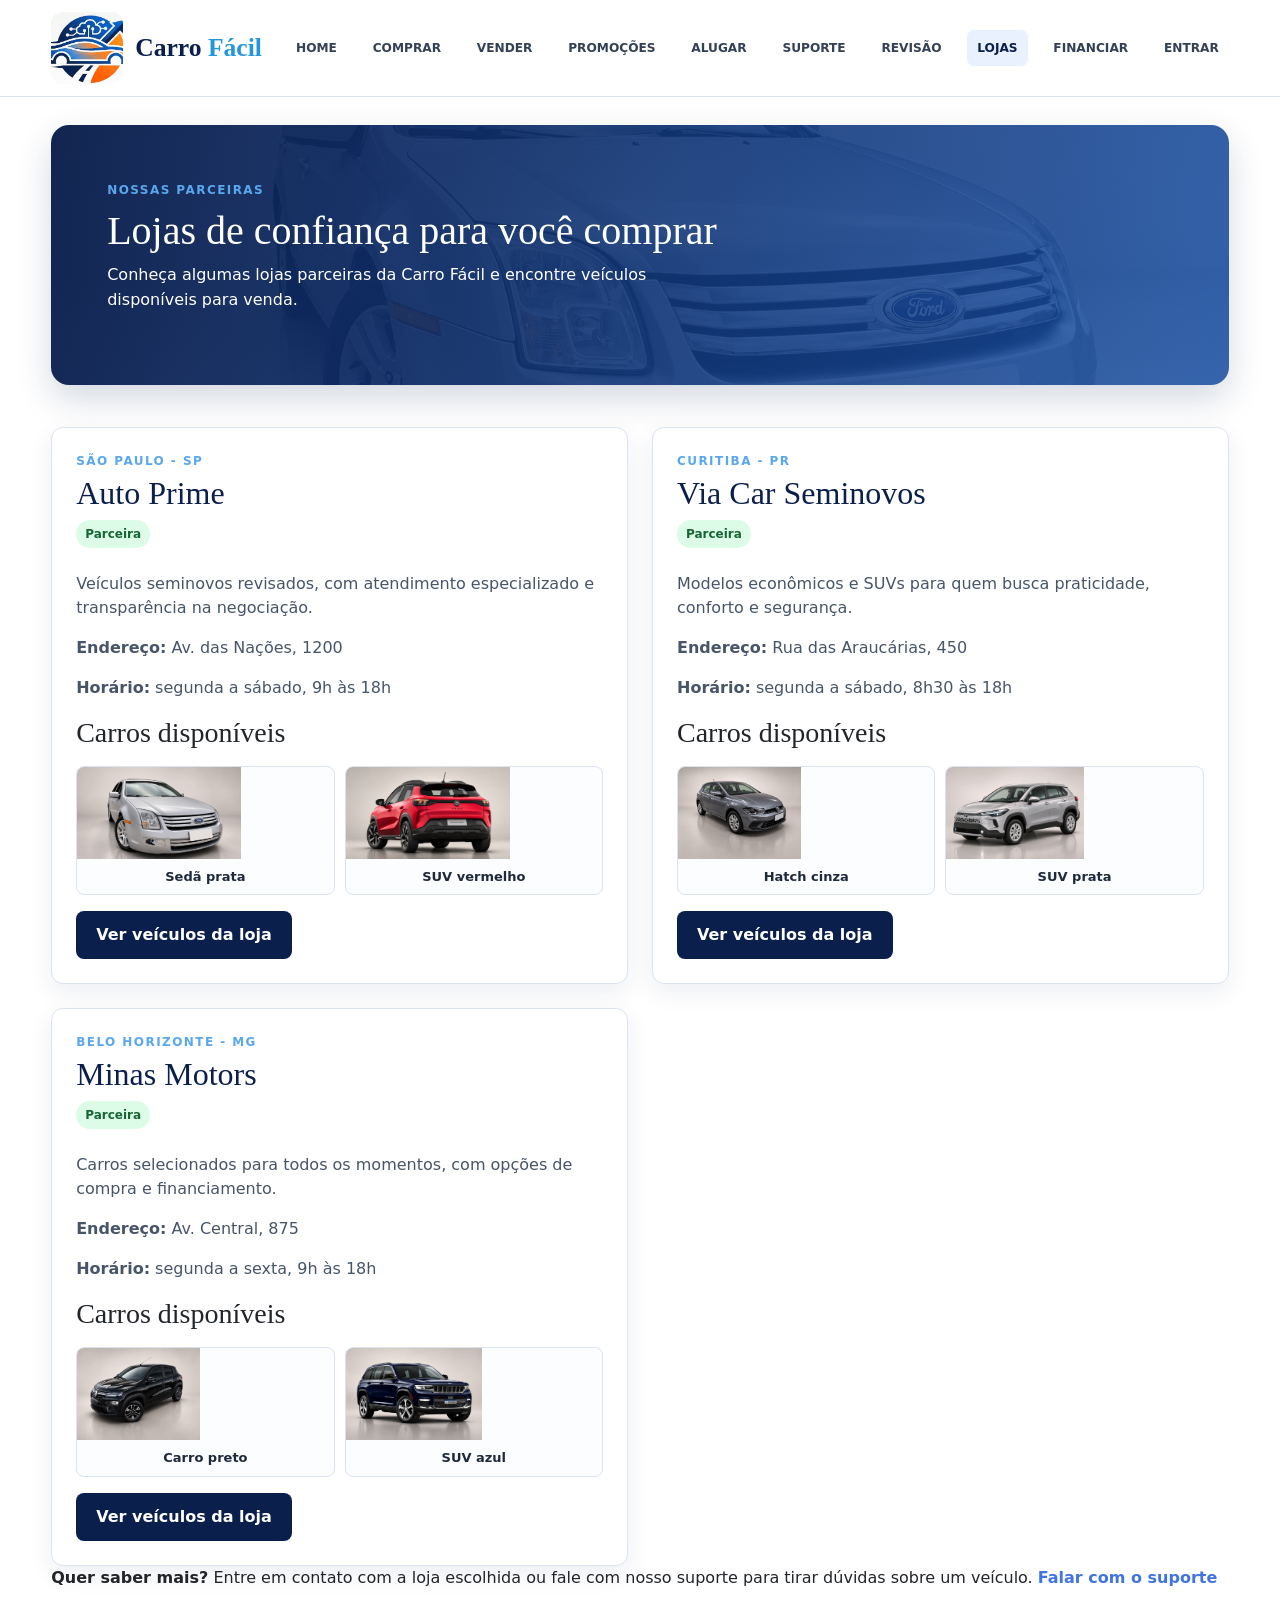
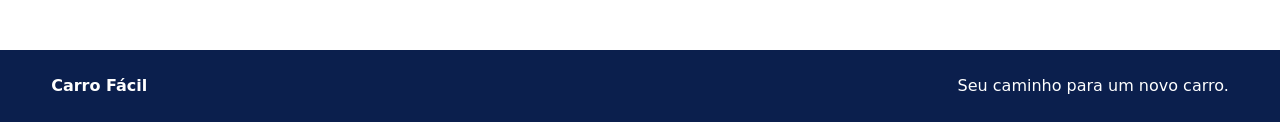
<file: lojas.html>
<!DOCTYPE html>
<html lang="pt-BR">

<head>
    <meta charset="UTF-8">
    <meta name="viewport" content="width=device-width, initial-scale=1.0">
    <meta name="description" content="Conheça as lojas parceiras da Carro Fácil e veja os carros disponíveis.">
    <link rel="stylesheet" href="css/estilos.css">
    <link rel="stylesheet" href="https://cdn.jsdelivr.net/npm/bootstrap@5.3.3/dist/css/bootstrap.min.css">
    <title>Lojas parceiras | Carro Fácil</title>
</head>

<body>

    <header class="cabecalho">
        <a class="identidade" href="index.html" aria-label="Carro Fácil - Página inicial">
            <span class="logo">
                <img src="img/Gemini_Generated_Image_7qf4hd7qf4hd7qf4sitecarro.jpg" alt="">
            </span>
            <span class="nome-empresa"><span>Carro</span> <span>Fácil</span></span>
        </a>

        <nav class="navbar" aria-label="Navegação principal">
            <a href="index.html">Home</a>
            <a href="comprar.html">Comprar</a>
            <a href="vender.html">Vender</a>
            <a href="promoções.html">Promoções</a>
            <a href="alugar.html">Alugar</a>
            <a href="suporte.html">Suporte</a>
            <a href="revisão.html">Revisão</a>
            <a class="menuativo" href="lojas.html" aria-current="page">Lojas</a>
            <a href="financiar.html">Financiar</a>
            <a href="entrar.html">Entrar</a>
        </nav>
    </header>

    <main class="pagina-lojas">
        <section class="cabecalho-lojas" aria-labelledby="titulo-lojas">
            <p class="sobretitulo">NOSSAS PARCEIRAS</p>
            <h1 id="titulo-lojas">Lojas de confiança para você comprar</h1>
            <p>Conheça algumas lojas parceiras da Carro Fácil e encontre veículos disponíveis para venda.</p>
        </section>


        <section class="lista-lojas" aria-label="Lojas parceiras">
            <article class="cartao-loja">
                <div class="cabecalho-cartao-loja">
                    <div>
                        <p class="sobretitulo">SÃO PAULO - SP</p>
                        <h2>Auto Prime</h2>
                    </div>
                    <span class="selo-loja">Parceira</span>
                </div>

                <p class="descricao-loja">Veículos seminovos revisados, com atendimento especializado e transparência na negociação.</p>
                <p class="informacao-loja"><strong>Endereço:</strong> Av. das Nações, 1200</p>
                <p class="informacao-loja"><strong>Horário:</strong> segunda a sábado, 9h às 18h</p>

                <h3>Carros disponíveis</h3>
                <div class="carros-da-loja">
                    <a href="comprar.html#carro-1">
                        <img src="img/veiculo-01-estudio.png" alt="Sedã prata disponível na Auto Prime">
                        <span>Sedã prata</span>
                    </a>
                    <a href="comprar.html#carro-5">
                        <img src="img/veiculo-05-estudio.png" alt="SUV vermelho disponível na Auto Prime">
                        <span>SUV vermelho</span>
                    </a>
                </div>
                <a class="botao-loja" href="comprar.html#carro-1">Ver veículos da loja</a>
            </article>

            <article class="cartao-loja">
                <div class="cabecalho-cartao-loja">
                    <div>
                        <p class="sobretitulo">CURITIBA - PR</p>
                        <h2>Via Car Seminovos</h2>
                    </div>
                    <span class="selo-loja">Parceira</span>
                </div>

                <p class="descricao-loja">Modelos econômicos e SUVs para quem busca praticidade, conforto e segurança.</p>
                <p class="informacao-loja"><strong>Endereço:</strong> Rua das Araucárias, 450</p>
                <p class="informacao-loja"><strong>Horário:</strong> segunda a sábado, 8h30 às 18h</p>

                <h3>Carros disponíveis</h3>
                <div class="carros-da-loja">
                    <a href="comprar.html#carro-2">
                        <img src="img/veiculo-02-estudio.png" alt="Carro cinza disponível na Via Car">
                        <span>Hatch cinza</span>
                    </a>
                    <a href="comprar.html#carro-8">
                        <img src="img/veiculo-08-estudio.png" alt="SUV prata disponível na Via Car">
                        <span>SUV prata</span>
                    </a>
                </div>
                <a class="botao-loja" href="comprar.html#carro-2">Ver veículos da loja</a>
            </article>

            <article class="cartao-loja">
                <div class="cabecalho-cartao-loja">
                    <div>
                        <p class="sobretitulo">BELO HORIZONTE - MG</p>
                        <h2>Minas Motors</h2>
                    </div>
                    <span class="selo-loja">Parceira</span>
                </div>

                <p class="descricao-loja">Carros selecionados para todos os momentos, com opções de compra e financiamento.</p>
                <p class="informacao-loja"><strong>Endereço:</strong> Av. Central, 875</p>
                <p class="informacao-loja"><strong>Horário:</strong> segunda a sexta, 9h às 18h</p>

                <h3>Carros disponíveis</h3>
                <div class="carros-da-loja">
                    <a href="comprar.html#carro-3">
                        <img src="img/veiculo-03-estudio.png" alt="Carro preto disponível na Minas Motors">
                        <span>Carro preto</span>
                    </a>
                    <a href="comprar.html#carro-9">
                        <img src="img/veiculo-09-estudio.png" alt="SUV azul disponível na Minas Motors">
                        <span>SUV azul</span>
                    </a>
                </div>
                <a class="botao-loja" href="comprar.html#carro-3">Ver veículos da loja</a>
            </article>
        </section>

        <section class="aviso-lojas" aria-label="Aviso sobre as lojas parceiras">
            <strong>Quer saber mais?</strong>
            <span>Entre em contato com a loja escolhida ou fale com nosso suporte para tirar dúvidas sobre um veículo.</span>
            <a class="link-simples" href="suporte.html">Falar com o suporte</a>
        </section>
    </main>

    <footer>
        <span>Carro Fácil</span>
        <span>Seu caminho para um novo carro.</span>
    </footer>
</body>

</html>
</file>
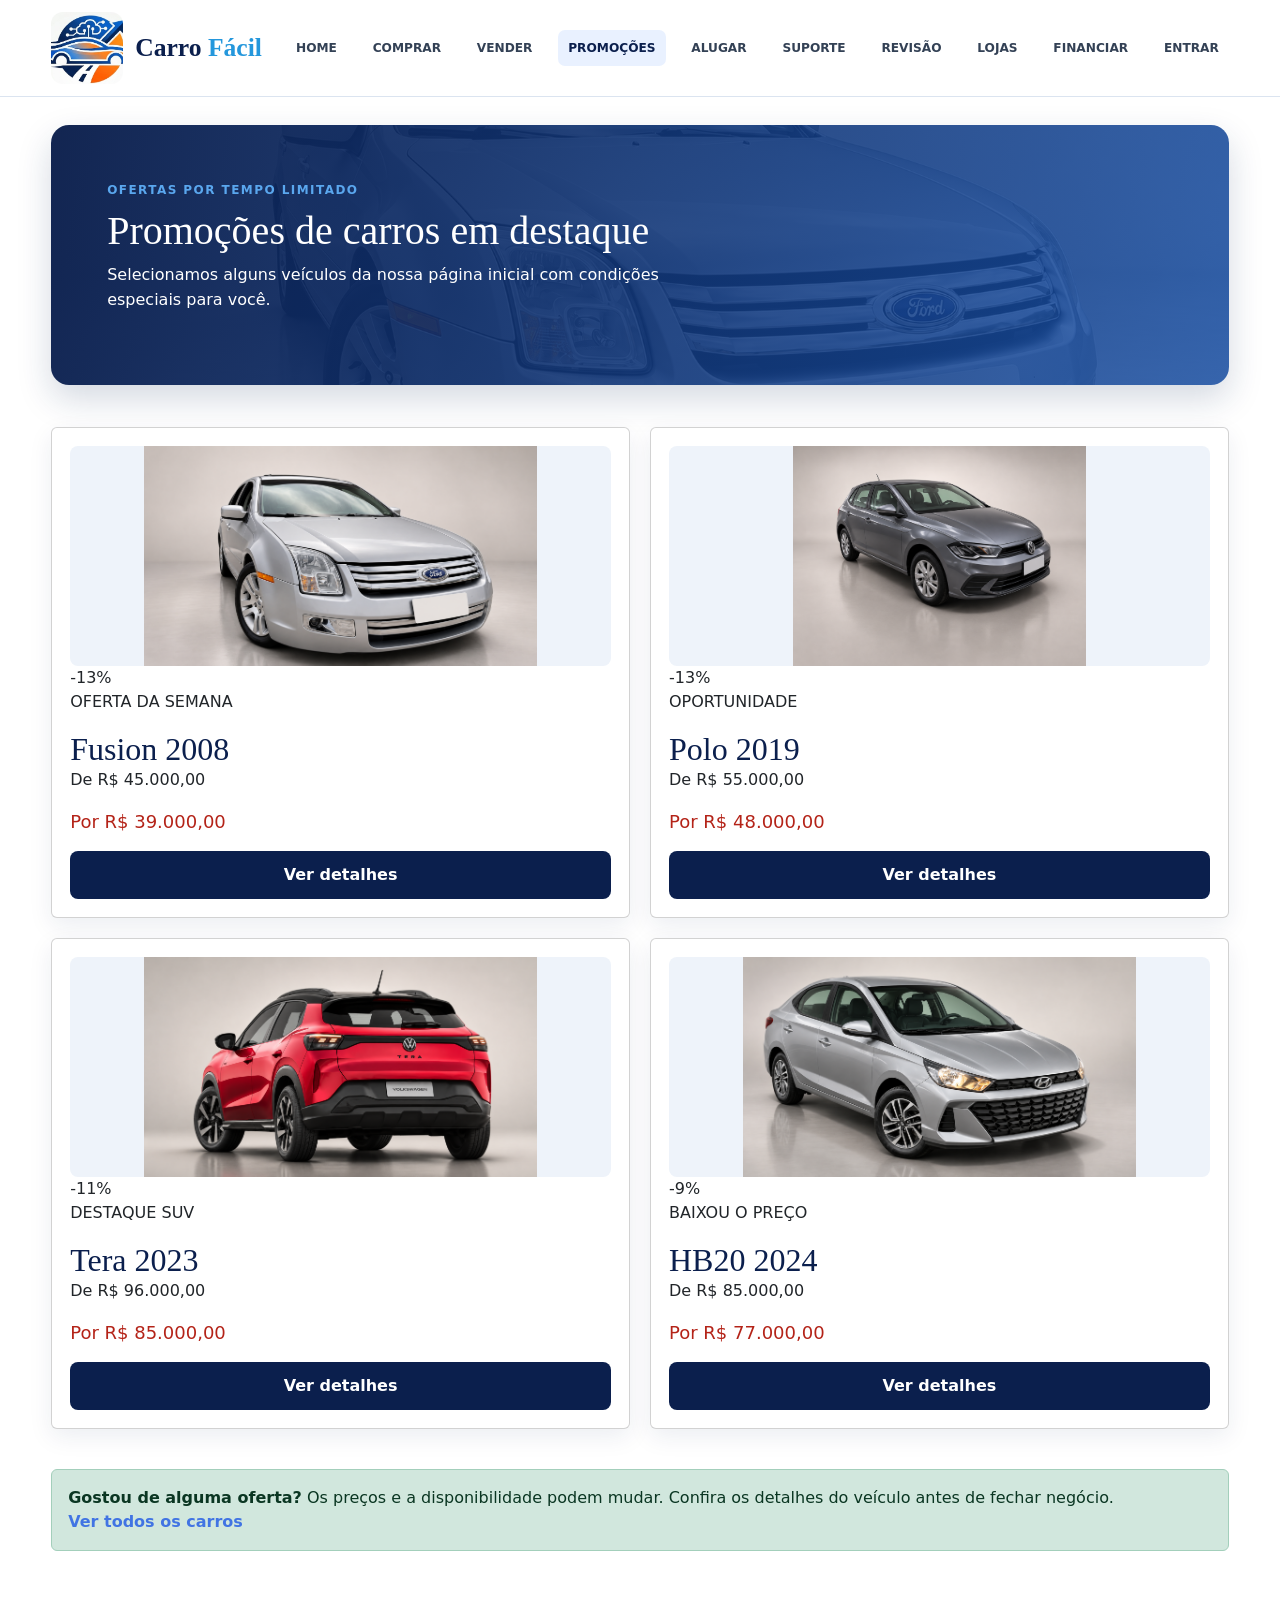
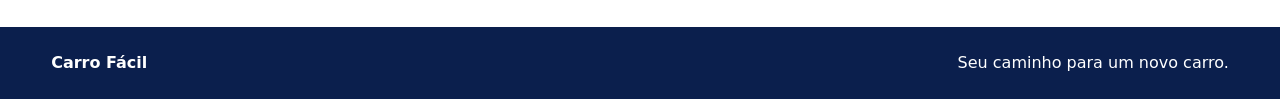
<file: promoções.html>
<!DOCTYPE html>
<html lang="pt-BR">

<head>
    <meta charset="UTF-8">
    <meta name="viewport" content="width=device-width, initial-scale=1.0">
    <meta name="description" content="Confira as melhores promoções de carros da Carro Fácil.">
    <link rel="stylesheet" href="css/estilos.css">
    <link rel="stylesheet" href="https://cdn.jsdelivr.net/npm/bootstrap@5.3.3/dist/css/bootstrap.min.css">
    <title>Promoções | Carro Fácil</title>
</head>

<body>

    <header class="cabecalho">
        <a class="identidade" href="index.html" aria-label="Carro Fácil - Página inicial">
            <span class="logo">
                <img src="img/Gemini_Generated_Image_7qf4hd7qf4hd7qf4sitecarro.jpg" alt="">
            </span>
            <span class="nome-empresa"><span>Carro</span> <span>Fácil</span></span>
        </a>

        <nav class="navbar" aria-label="Navegação principal">
            <a href="index.html">Home</a>
            <a href="comprar.html">Comprar</a>
            <a href="vender.html">Vender</a>
            <a class="menuativo" href="promoções.html" aria-current="page">Promoções</a>
            <a href="alugar.html">Alugar</a>
            <a href="suporte.html">Suporte</a>
            <a href="revisão.html">Revisão</a>
            <a href="lojas.html">Lojas</a>
            <a href="financiar.html">Financiar</a>
            <a href="entrar.html">Entrar</a>
        </nav>
    </header>

    <main class="pagina-promocoes">
        <section class="cabecalho-promocoes" aria-labelledby="titulo-promocoes">
            <p class="sobretitulo">OFERTAS POR TEMPO LIMITADO</p>
            <h1 id="titulo-promocoes">Promoções de carros em destaque</h1>
            <p>Selecionamos alguns veículos da nossa página inicial com condições especiais para você.</p>
        </section>


        <section class="lista-promocoes" aria-label="Carros em promoção">
                <article class="card card-promocao">
                <div class="imagem-promocao">
                    <img src="img/veiculo-01-estudio.png" alt="Ford Fusion prata em promoção">
                    <span class="selo-promocao">-13%</span>
                </div>
                <p class="tipo-promocao">OFERTA DA SEMANA</p>
                <h2>Fusion 2008</h2>
                <p class="preco-antigo">De R$ 45.000,00</p>
                <p class="preco-promocao">Por R$ 39.000,00</p>
                <a class="botao-promocao" href="comprar.html#carro-1">Ver detalhes</a>
            </article>

                <article class="card card-promocao">
                <div class="imagem-promocao">
                    <img src="img/veiculo-02-estudio.png" alt="Volkswagen Polo cinza em promoção">
                    <span class="selo-promocao">-13%</span>
                </div>
                <p class="tipo-promocao">OPORTUNIDADE</p>
                <h2>Polo 2019</h2>
                <p class="preco-antigo">De R$ 55.000,00</p>
                <p class="preco-promocao">Por R$ 48.000,00</p>
                <a class="botao-promocao" href="comprar.html#carro-2">Ver detalhes</a>
            </article>

                <article class="card card-promocao">
                <div class="imagem-promocao">
                    <img src="img/veiculo-05-estudio.png" alt="Volkswagen Tera vermelho em promoção">
                    <span class="selo-promocao">-11%</span>
                </div>
                <p class="tipo-promocao">DESTAQUE SUV</p>
                <h2>Tera 2023</h2>
                <p class="preco-antigo">De R$ 96.000,00</p>
                <p class="preco-promocao">Por R$ 85.000,00</p>
                <a class="botao-promocao" href="comprar.html#carro-5">Ver detalhes</a>
            </article>

                <article class="card card-promocao">
                <div class="imagem-promocao">
                    <img src="img/veiculo-07-estudio.png" alt="Hyundai HB20 prata em promoção">
                    <span class="selo-promocao">-9%</span>
                </div>
                <p class="tipo-promocao">BAIXOU O PREÇO</p>
                <h2>HB20 2024</h2>
                <p class="preco-antigo">De R$ 85.000,00</p>
                <p class="preco-promocao">Por R$ 77.000,00</p>
                <a class="botao-promocao" href="comprar.html#carro-7">Ver detalhes</a>
            </article>
        </section>

            <section class="alert alert-success aviso-promocoes" aria-label="Informação sobre as promoções">
            <strong>Gostou de alguma oferta?</strong>
            <span>Os preços e a disponibilidade podem mudar. Confira os detalhes do veículo antes de fechar negócio.</span>
            <a class="link-simples" href="comprar.html">Ver todos os carros</a>
        </section>
    </main>

    <footer>
        <span>Carro Fácil</span>
        <span>Seu caminho para um novo carro.</span>
    </footer>
</body>

</html>
</file>
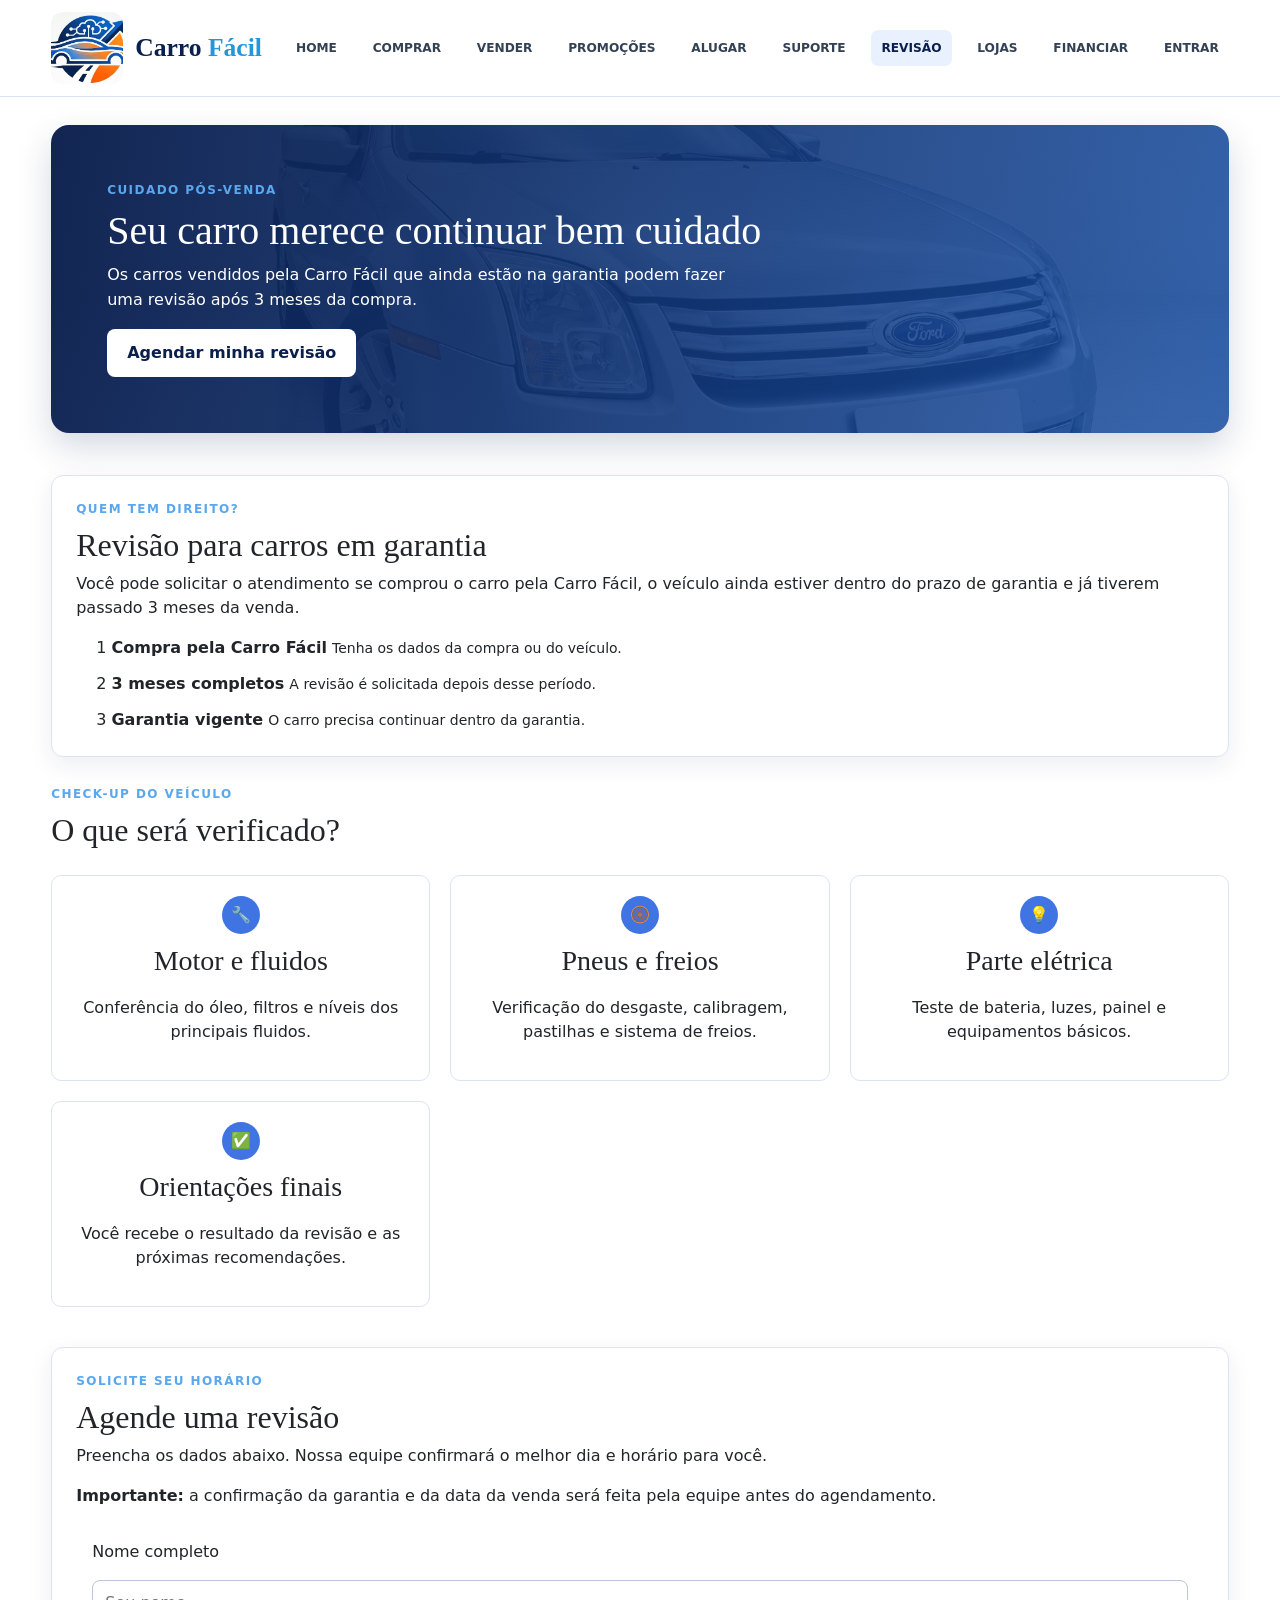
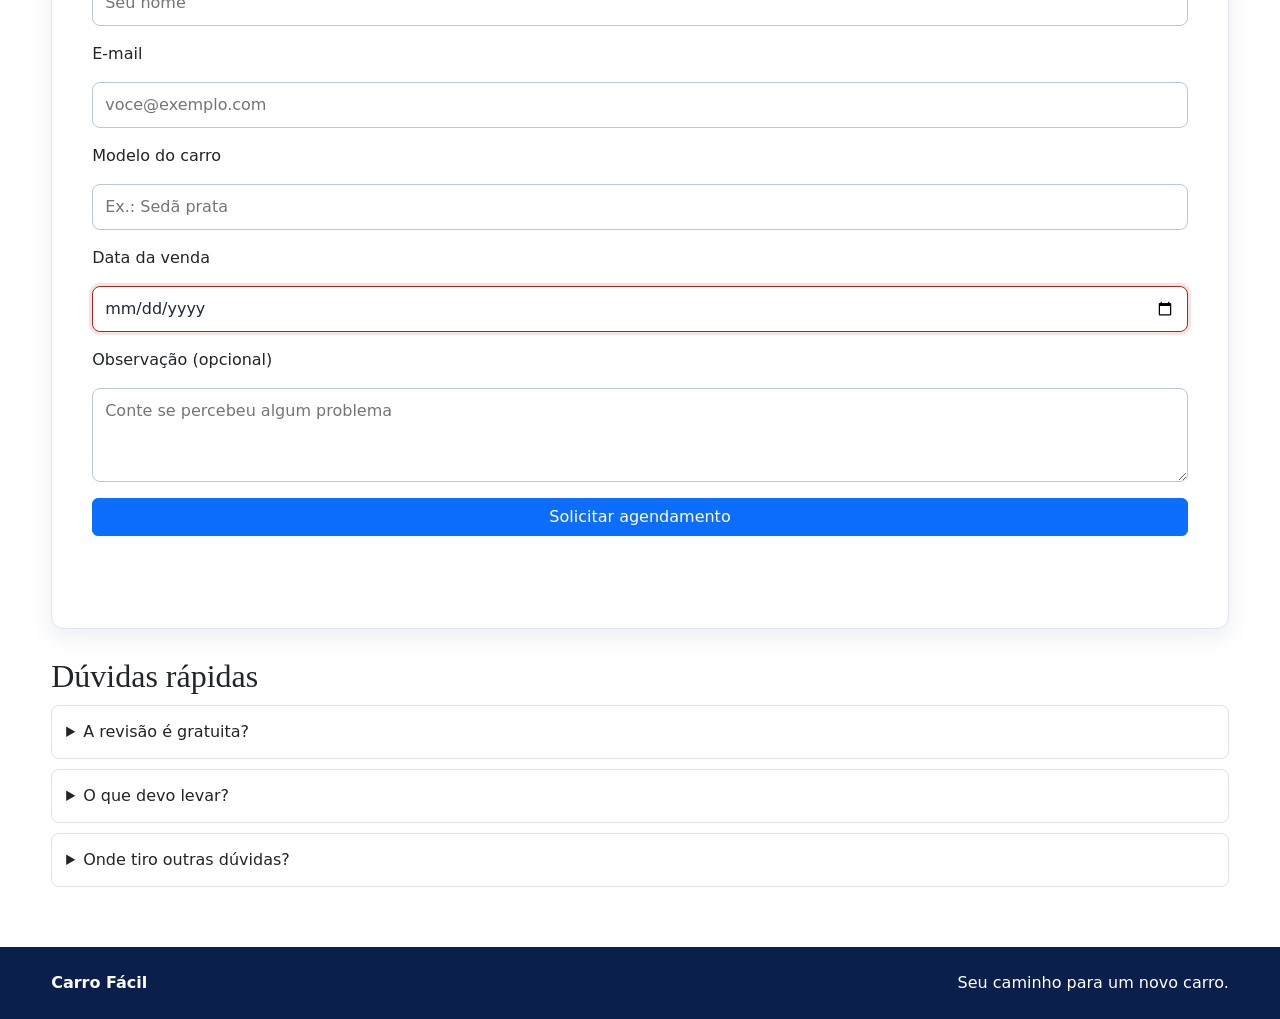
<file: revisão.html>
<!DOCTYPE html>
<html lang="pt-BR">

<head>
    <meta charset="UTF-8">
    <meta name="viewport" content="width=device-width, initial-scale=1.0">
    <meta name="description" content="Agende a revisão do seu carro em garantia após três meses da compra.">
    <link rel="stylesheet" href="css/estilos.css">
    <link rel="stylesheet" href="https://cdn.jsdelivr.net/npm/bootstrap@5.3.3/dist/css/bootstrap.min.css">
    <title>Revisão em garantia | Carro Fácil</title>
</head>

<body>

    <header class="cabecalho">
        <a class="identidade" href="index.html" aria-label="Carro Fácil - Página inicial">
            <span class="logo">
                <img src="img/Gemini_Generated_Image_7qf4hd7qf4hd7qf4sitecarro.jpg" alt="">
            </span>
            <span class="nome-empresa"><span>Carro</span> <span>Fácil</span></span>
        </a>

        <nav class="navbar" aria-label="Navegação principal">
            <a href="index.html">Home</a>
            <a href="comprar.html">Comprar</a>
            <a href="vender.html">Vender</a>
            <a href="promoções.html">Promoções</a>
            <a href="alugar.html">Alugar</a>
            <a href="suporte.html">Suporte</a>
            <a class="menuativo" href="revisão.html" aria-current="page">Revisão</a>
            <a href="lojas.html">Lojas</a>
            <a href="financiar.html">Financiar</a>
            <a href="entrar.html">Entrar</a>
        </nav>
    </header>

    <main class="pagina-revisao">
        <section class="cabecalho-revisao" aria-labelledby="titulo-revisao">
            <p class="sobretitulo">CUIDADO PÓS-VENDA</p>
            <h1 id="titulo-revisao">Seu carro merece continuar bem cuidado</h1>
            <p>Os carros vendidos pela Carro Fácil que ainda estão na garantia podem fazer uma revisão após 3 meses da compra.</p>
            <a class="botao-principal botao-revisao" href="#agendar-revisao">Agendar minha revisão</a>
        </section>

        <section class="resumo-revisao" aria-labelledby="titulo-direito">
            <div>
                <p class="sobretitulo">QUEM TEM DIREITO?</p>
                <h2 id="titulo-direito">Revisão para carros em garantia</h2>
                <p>Você pode solicitar o atendimento se comprou o carro pela Carro Fácil, o veículo ainda estiver dentro do prazo de garantia e já tiverem passado 3 meses da venda.</p>
            </div>

            <div class="lista-requisitos">
                <div class="requisito-revisao">
                    <span>1</span>
                    <strong>Compra pela Carro Fácil</strong>
                    <small>Tenha os dados da compra ou do veículo.</small>
                </div>
                <div class="requisito-revisao">
                    <span>2</span>
                    <strong>3 meses completos</strong>
                    <small>A revisão é solicitada depois desse período.</small>
                </div>
                <div class="requisito-revisao">
                    <span>3</span>
                    <strong>Garantia vigente</strong>
                    <small>O carro precisa continuar dentro da garantia.</small>
                </div>
            </div>
        </section>

        <section class="itens-revisao" aria-labelledby="titulo-verificado">
            <div class="titulo-secao">
                <div>
                    <p class="sobretitulo">CHECK-UP DO VEÍCULO</p>
                    <h2 id="titulo-verificado">O que será verificado?</h2>
                </div>
            </div>

            <div class="grade-itens-revisao">
                <article>
                    <span aria-hidden="true">🔧</span>
                    <h3>Motor e fluidos</h3>
                    <p>Conferência do óleo, filtros e níveis dos principais fluidos.</p>
                </article>
                <article>
                    <span aria-hidden="true">🛞</span>
                    <h3>Pneus e freios</h3>
                    <p>Verificação do desgaste, calibragem, pastilhas e sistema de freios.</p>
                </article>
                <article>
                    <span aria-hidden="true">💡</span>
                    <h3>Parte elétrica</h3>
                    <p>Teste de bateria, luzes, painel e equipamentos básicos.</p>
                </article>
                <article>
                    <span aria-hidden="true">✅</span>
                    <h3>Orientações finais</h3>
                    <p>Você recebe o resultado da revisão e as próximas recomendações.</p>
                </article>
            </div>
        </section>

        <section class="agendamento-revisao" id="agendar-revisao" aria-labelledby="titulo-agendamento">
            <div>
                <p class="sobretitulo">SOLICITE SEU HORÁRIO</p>
                <h2 id="titulo-agendamento">Agende uma revisão</h2>
                <p>Preencha os dados abaixo. Nossa equipe confirmará o melhor dia e horário para você.</p>
                <p class="observacao-revisao"><strong>Importante:</strong> a confirmação da garantia e da data da venda será feita pela equipe antes do agendamento.</p>
            </div>

            <form class="formulario-revisao p-3" id="formulario-revisao">
                <label for="nome-revisao">Nome completo</label>
                <input type="text" id="nome-revisao" placeholder="Seu nome" autocomplete="name" required>

                <label for="email-revisao">E-mail</label>
                <input type="email" id="email-revisao" placeholder="voce@exemplo.com" autocomplete="email" required>

                <label for="carro-revisao">Modelo do carro</label>
                <input type="text" id="carro-revisao" placeholder="Ex.: Sedã prata" required>

                <label for="data-venda">Data da venda</label>
                <input type="date" id="data-venda" required>

                <label for="observacao-revisao">Observação (opcional)</label>
                <textarea id="observacao-revisao" rows="3" placeholder="Conte se percebeu algum problema"></textarea>

                <button class="btn btn-primary botao-formulario" type="submit">Solicitar agendamento</button>
                <p class="mensagem-formulario" id="mensagem-revisao" aria-live="polite"></p>
            </form>
        </section>

        <section class="duvidas-revisao" aria-labelledby="titulo-duvidas-revisao">
            <h2 id="titulo-duvidas-revisao">Dúvidas rápidas</h2>
            <details>
                <summary>A revisão é gratuita?</summary>
                <p>A equipe confirmará as condições da garantia antes do atendimento. Serviços fora da cobertura serão informados antes de qualquer cobrança.</p>
            </details>
            <details>
                <summary>O que devo levar?</summary>
                <p>Leve um documento, os dados da compra e, se possível, o manual e os registros de manutenção do veículo.</p>
            </details>
            <details>
                <summary>Onde tiro outras dúvidas?</summary>
                <p>Acesse a página de <a href="suporte.html">Suporte</a> para falar com a equipe da Carro Fácil.</p>
            </details>
        </section>
    </main>

    <footer>
        <span>Carro Fácil</span>
        <span>Seu caminho para um novo carro.</span>
    </footer>

</body>

</html>
</file>
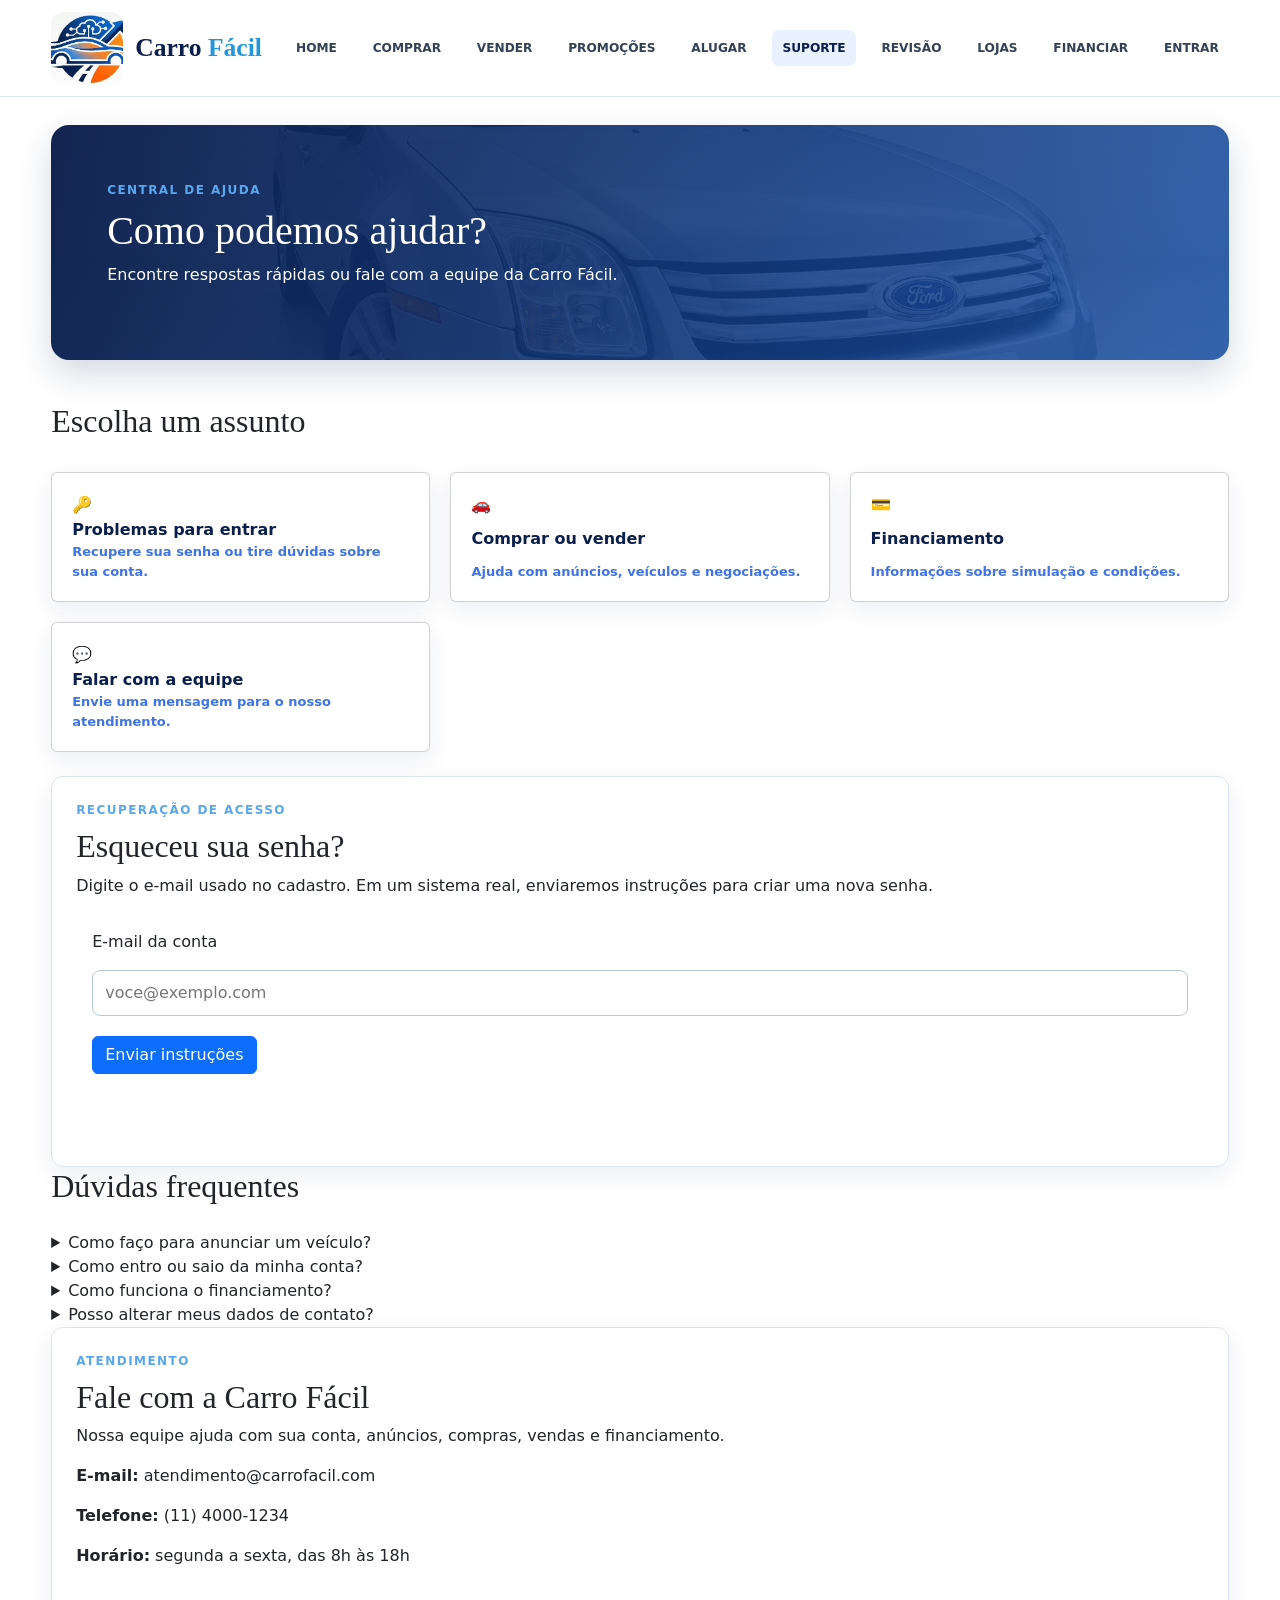
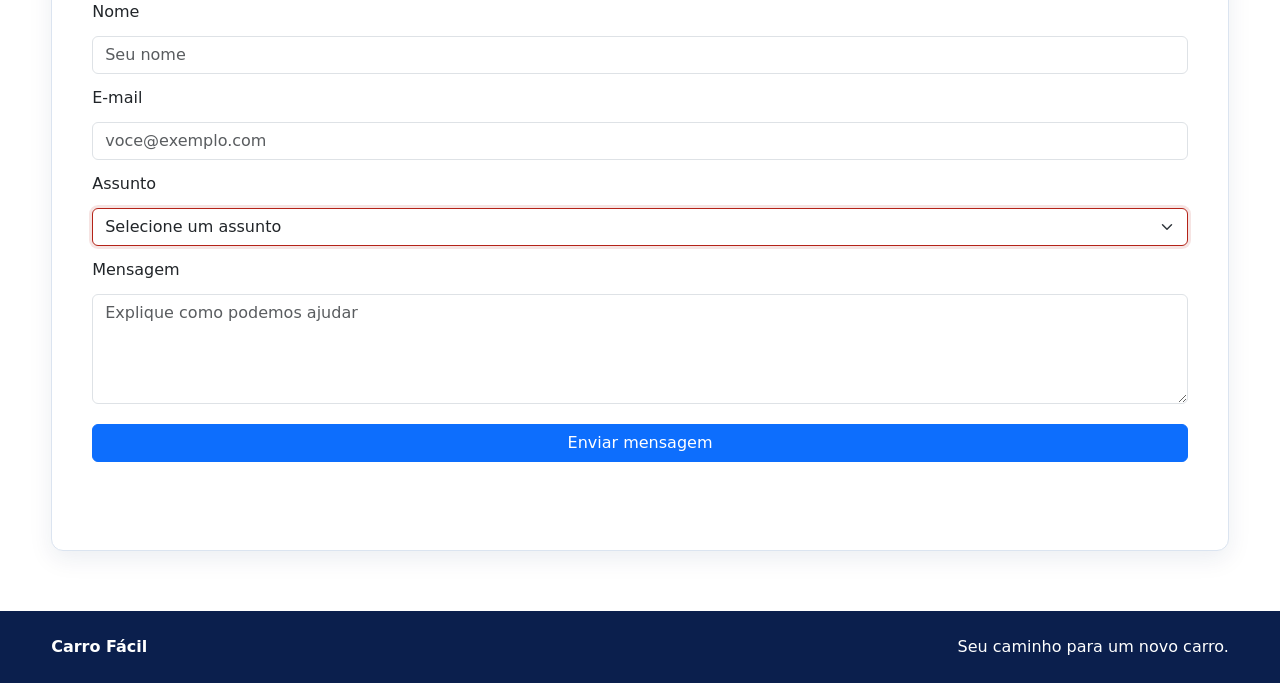
<file: suporte.html>
<!DOCTYPE html>
<html lang="pt-BR">

<head>
    <meta charset="UTF-8">
    <meta name="viewport" content="width=device-width, initial-scale=1.0">
    <meta name="description" content="Central de suporte da Carro Fácil.">
    <link rel="stylesheet" href="css/estilos.css">
    <link rel="stylesheet" href="https://cdn.jsdelivr.net/npm/bootstrap@5.3.3/dist/css/bootstrap.min.css">
    <title>Suporte | Carro Fácil</title>
</head>

<body>

    <header class="cabecalho">
        <a class="identidade" href="index.html" aria-label="Carro Fácil - Página inicial">
            <span class="logo">
                <img src="img/Gemini_Generated_Image_7qf4hd7qf4hd7qf4sitecarro.jpg" alt="">
            </span>
            <span class="nome-empresa"><span>Carro</span> <span>Fácil</span></span>
        </a>

        <nav class="navbar" aria-label="Navegação principal">
            <a href="index.html">Home</a>
            <a href="comprar.html">Comprar</a>
            <a href="vender.html">Vender</a>
            <a href="promoções.html">Promoções</a>
            <a href="alugar.html">Alugar</a>
            <a class="menuativo" href="suporte.html" aria-current="page">Suporte</a>
            <a href="revisão.html">Revisão</a>
            <a href="lojas.html">Lojas</a>
            <a href="financiar.html">Financiar</a>
            <a href="entrar.html">Entrar</a>
        </nav>
    </header>

    <main class="pagina-suporte">
        <section class="cabecalho-suporte" aria-labelledby="titulo-suporte">
            <p class="sobretitulo">CENTRAL DE AJUDA</p>
            <h1 id="titulo-suporte">Como podemos ajudar?</h1>
            <p>Encontre respostas rápidas ou fale com a equipe da Carro Fácil.</p>
        </section>


        <section class="categorias-suporte" aria-labelledby="titulo-categorias">
            <div class="titulo-secao">
                <h2 id="titulo-categorias">Escolha um assunto</h2>
            </div>

            <div class="grade-suporte">
                <a class="card card-suporte" href="#recuperar-senha">
                    <span class="icone-suporte" aria-hidden="true">🔑</span>
                    <strong>Problemas para entrar</strong>
                    <span>Recupere sua senha ou tire dúvidas sobre sua conta.</span>
                </a>
                <a class="card card-suporte" href="#duvidas-compras">
                    <span class="icone-suporte" aria-hidden="true">🚗</span>
                    <strong>Comprar ou vender</strong>
                    <span>Ajuda com anúncios, veículos e negociações.</span>
                </a>
                <a class="card card-suporte" href="#duvidas-financiamento">
                    <span class="icone-suporte" aria-hidden="true">💳</span>
                    <strong>Financiamento</strong>
                    <span>Informações sobre simulação e condições.</span>
                </a>
                <a class="card card-suporte" href="#fale-conosco">
                    <span class="icone-suporte" aria-hidden="true">💬</span>
                    <strong>Falar com a equipe</strong>
                    <span>Envie uma mensagem para o nosso atendimento.</span>
                </a>
            </div>
        </section>


        <section class="bloco-suporte" id="recuperar-senha" aria-labelledby="titulo-recuperar">
            <div>
                <p class="sobretitulo">RECUPERAÇÃO DE ACESSO</p>
                <h2 id="titulo-recuperar">Esqueceu sua senha?</h2>
                <p>Digite o e-mail usado no cadastro. Em um sistema real, enviaremos instruções para criar uma nova senha.</p>
            </div>

            <form class="formulario-suporte p-3" id="formulario-recuperacao">
                <label for="email-recuperacao">E-mail da conta</label>
                <div class="linha-formulario">
                    <input type="email" id="email-recuperacao" placeholder="voce@exemplo.com" autocomplete="email" required>
                <button class="btn btn-primary botao-formulario" type="submit">Enviar instruções</button>
                </div>
                <p class="mensagem-formulario" id="mensagem-recuperacao" aria-live="polite"></p>
            </form>
        </section>

        <section class="duvidas-suporte" aria-labelledby="titulo-duvidas">
            <div class="titulo-secao">
                <h2 id="titulo-duvidas">Dúvidas frequentes</h2>
            </div>

            <details id="duvidas-compras">
                <summary>Como faço para anunciar um veículo?</summary>
                <p>Acesse a página “Vender” pelo menu, preencha as informações do veículo e revise o anúncio antes de publicá-lo.</p>
            </details>

            <details>
                <summary>Como entro ou saio da minha conta?</summary>
                <p>Use a página “Entrar”. Depois do login, o botão “Sair da conta” aparece no mesmo lugar.</p>
            </details>

            <details id="duvidas-financiamento">
                <summary>Como funciona o financiamento?</summary>
                <p>Na página “Financiar”, você encontra as informações iniciais e pode solicitar uma simulação com a equipe.</p>
            </details>

            <details>
                <summary>Posso alterar meus dados de contato?</summary>
                <p>Envie uma mensagem pelo formulário abaixo informando quais dados precisam ser atualizados.</p>
            </details>
        </section>

        <section class="contato-suporte" id="fale-conosco" aria-labelledby="titulo-contato">
            <div>
                <p class="sobretitulo">ATENDIMENTO</p>
                <h2 id="titulo-contato">Fale com a Carro Fácil</h2>
                <p>Nossa equipe ajuda com sua conta, anúncios, compras, vendas e financiamento.</p>

                <div class="dados-atendimento">
                    <p><strong>E-mail:</strong> atendimento@carrofacil.com</p>
                    <p><strong>Telefone:</strong> (11) 4000-1234</p>
                    <p><strong>Horário:</strong> segunda a sexta, das 8h às 18h</p>
                </div>
            </div>

            <form class="formulario-contato p-3" id="formulario-contato">
                <label for="nome-contato">Nome</label>
                <input class="form-control" type="text" id="nome-contato" placeholder="Seu nome" autocomplete="name" pattern="[A-Za-zÀ-ÿ ]{2,}" required>

                <label for="email-contato">E-mail</label>
                <input class="form-control" type="email" id="email-contato" placeholder="voce@exemplo.com" autocomplete="email" required>

                <label for="assunto-contato">Assunto</label>
                <select class="form-select" id="assunto-contato" required>
                    <option value="">Selecione um assunto</option>
                    <option>Minha conta</option>
                    <option>Comprar ou vender</option>
                    <option>Financiamento</option>
                    <option>Outro assunto</option>
                </select>

                <label for="mensagem-contato">Mensagem</label>
                <textarea class="form-control" id="mensagem-contato" rows="4" placeholder="Explique como podemos ajudar" required></textarea>

                <button class="btn btn-primary botao-formulario" type="submit">Enviar mensagem</button>
                <p class="mensagem-formulario" id="mensagem-contato-status" aria-live="polite"></p>
            </form>
        </section>
    </main>

    <footer>
        <span>Carro Fácil</span>
        <span>Seu caminho para um novo carro.</span>
    </footer>
    <script src="js/script.js" defer></script>
</body>

</html>
</file>
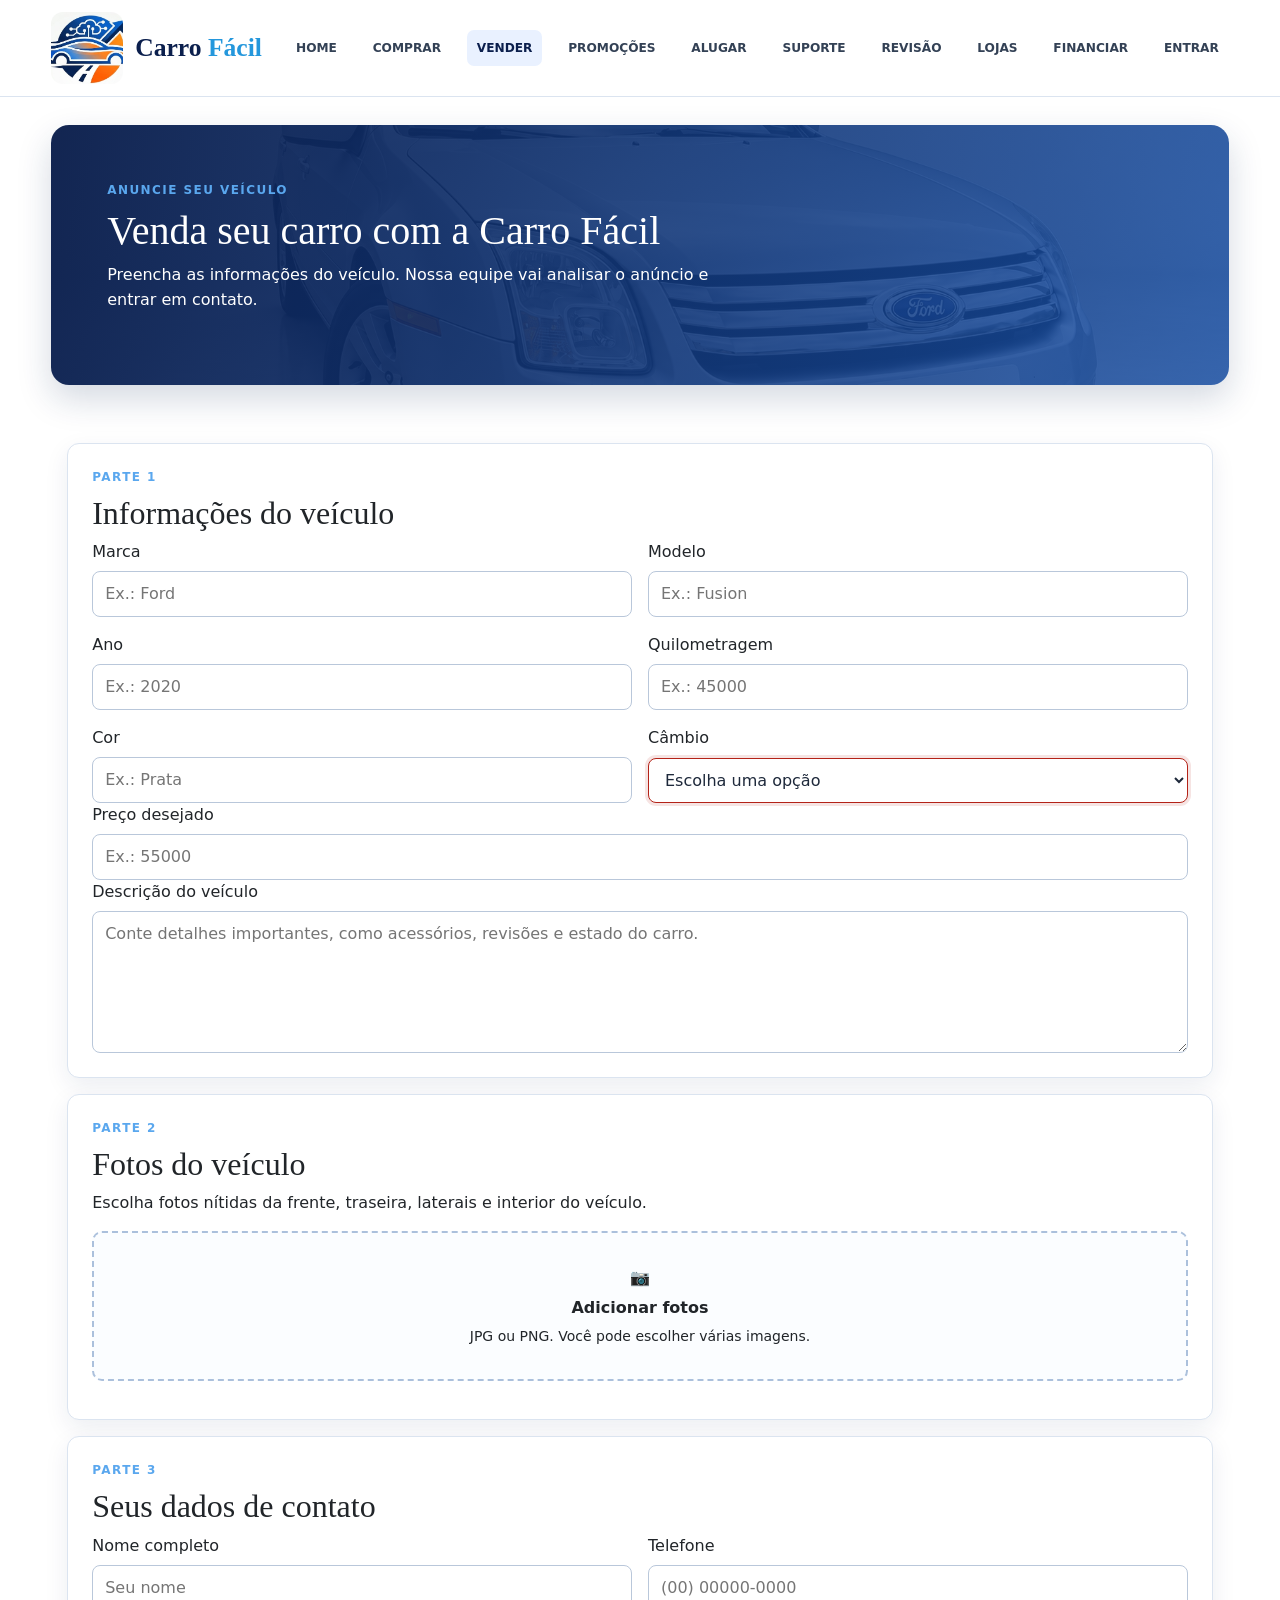
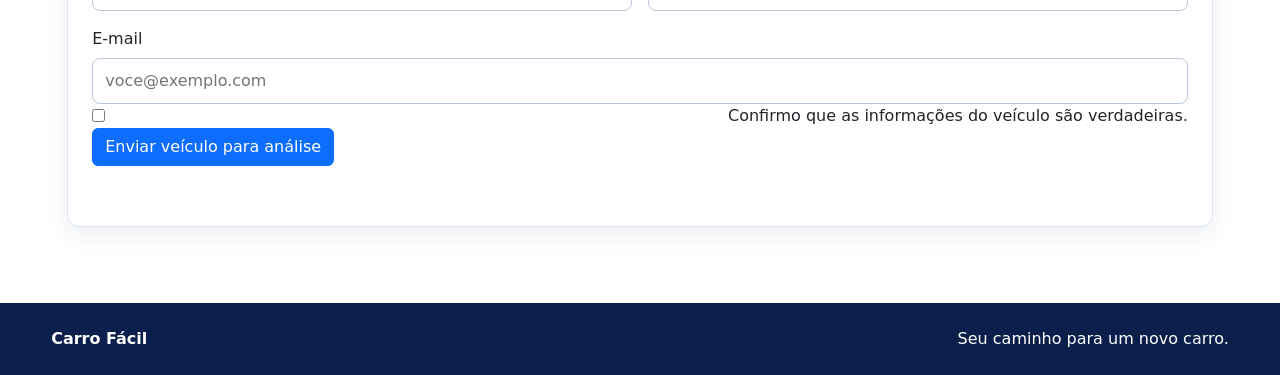
<file: vender.html>
<!DOCTYPE html>
<html lang="pt-BR">

<head>
    <meta charset="UTF-8">
    <meta name="viewport" content="width=device-width, initial-scale=1.0">
    <meta name="description" content="Cadastre seu veículo para vender na Carro Fácil.">
    <link rel="stylesheet" href="css/estilos.css">
    <link rel="stylesheet" href="https://cdn.jsdelivr.net/npm/bootstrap@5.3.3/dist/css/bootstrap.min.css">
    <title>Vender meu veículo | Carro Fácil</title>
</head>

<body>

    <header class="cabecalho">
        <a class="identidade" href="index.html" aria-label="Carro Fácil - Página inicial">
            <span class="logo">
                <img src="img/Gemini_Generated_Image_7qf4hd7qf4hd7qf4sitecarro.jpg" alt="">
            </span>
            <span class="nome-empresa"><span>Carro</span> <span>Fácil</span></span>
        </a>

        <nav class="navbar" aria-label="Navegação principal">
            <a href="index.html">Home</a>
            <a href="comprar.html">Comprar</a>
            <a class="menuativo" href="vender.html" aria-current="page">Vender</a>
            <a href="promoções.html">Promoções</a>
            <a href="alugar.html">Alugar</a>
            <a href="suporte.html">Suporte</a>
            <a href="revisão.html">Revisão</a>
            <a href="lojas.html">Lojas</a>
            <a href="financiar.html">Financiar</a>
            <a href="entrar.html">Entrar</a>
        </nav>
    </header>

    <main class="pagina-venda">
        <section class="cabecalho-venda" aria-labelledby="titulo-venda">
            <p class="sobretitulo">ANUNCIE SEU VEÍCULO</p>
            <h1 id="titulo-venda">Venda seu carro com a Carro Fácil</h1>
            <p>Preencha as informações do veículo. Nossa equipe vai analisar o anúncio e entrar em contato.</p>
        </section>


            <form class="formulario-venda p-3" id="formulario-venda" enctype="multipart/form-data">
            <section class="bloco-formulario-venda" aria-labelledby="titulo-veiculo">
                <p class="sobretitulo">PARTE 1</p>
                <h2 id="titulo-veiculo">Informações do veículo</h2>

                <div class="grade-campos-venda">
                    <div class="campo-venda">
                        <label for="marca">Marca</label>
                        <input type="text" id="marca" placeholder="Ex.: Ford" required>
                    </div>

                    <div class="campo-venda">
                        <label for="modelo">Modelo</label>
                        <input type="text" id="modelo" placeholder="Ex.: Fusion" required>
                    </div>

                    <div class="campo-venda">
                        <label for="ano">Ano</label>
                        <input type="number" id="ano" min="1900" max="2027" placeholder="Ex.: 2020" required>
                    </div>

                    <div class="campo-venda">
                        <label for="quilometragem">Quilometragem</label>
                        <input type="number" id="quilometragem" min="0" placeholder="Ex.: 45000" required>
                    </div>

                    <div class="campo-venda">
                        <label for="cor">Cor</label>
                        <input type="text" id="cor" placeholder="Ex.: Prata" required>
                    </div>

                    <div class="campo-venda">
                        <label for="cambio">Câmbio</label>
                        <select id="cambio" required>
                            <option value="">Escolha uma opção</option>
                            <option>Manual</option>
                            <option>Automático</option>
                            <option>Automatizado</option>
                        </select>
                    </div>
                </div>

                <div class="campo-venda campo-largo-venda">
                    <label for="preco">Preço desejado</label>
                    <input type="number" id="preco" min="0" step="0.01" placeholder="Ex.: 55000" required>
                </div>

                <div class="campo-venda campo-largo-venda">
                    <label for="descricao-veiculo">Descrição do veículo</label>
                    <textarea id="descricao-veiculo" rows="5" placeholder="Conte detalhes importantes, como acessórios, revisões e estado do carro." required></textarea>
                </div>
            </section>

            <section class="bloco-formulario-venda" aria-labelledby="titulo-fotos">
                <p class="sobretitulo">PARTE 2</p>
                <h2 id="titulo-fotos">Fotos do veículo</h2>
                <p class="ajuda-venda">Escolha fotos nítidas da frente, traseira, laterais e interior do veículo.</p>


                <label class="area-upload" for="fotos">
                    <span class="icone-upload" aria-hidden="true">📷</span>
                    <strong>Adicionar fotos</strong>
                    <small>JPG ou PNG. Você pode escolher várias imagens.</small>
                </label>
                <input class="input-fotos" type="file" id="fotos" accept="image/png, image/jpeg" multiple>


                <div class="preview-fotos" id="preview-fotos" aria-live="polite"></div>
            </section>

            <section class="bloco-formulario-venda" aria-labelledby="titulo-contato-venda">
                <p class="sobretitulo">PARTE 3</p>
                <h2 id="titulo-contato-venda">Seus dados de contato</h2>

                <div class="grade-campos-venda">
                    <div class="campo-venda">
                        <label for="nome-vendedor">Nome completo</label>
                        <input type="text" id="nome-vendedor" autocomplete="name" placeholder="Seu nome" required>
                    </div>

                    <div class="campo-venda">
                        <label for="telefone-vendedor">Telefone</label>
                        <input type="tel" id="telefone-vendedor" autocomplete="tel" placeholder="(00) 00000-0000" required>
                    </div>

                    <div class="campo-venda campo-largo-venda">
                        <label for="email-vendedor">E-mail</label>
                        <input type="email" id="email-vendedor" autocomplete="email" placeholder="voce@exemplo.com" required>
                    </div>
                </div>

                <label class="termo-venda">
                    <input type="checkbox" required>
                    <span>Confirmo que as informações do veículo são verdadeiras.</span>
                </label>

                <button class="btn btn-primary botao-formulario" type="submit">Enviar veículo para análise</button>
                <p class="mensagem-formulario" id="mensagem-venda" aria-live="polite"></p>
            </section>
        </form>
    </main>

    <footer>
        <span>Carro Fácil</span>
        <span>Seu caminho para um novo carro.</span>
    </footer>
    <script src="js/script.js" defer></script>
</body>

</html>
</file>
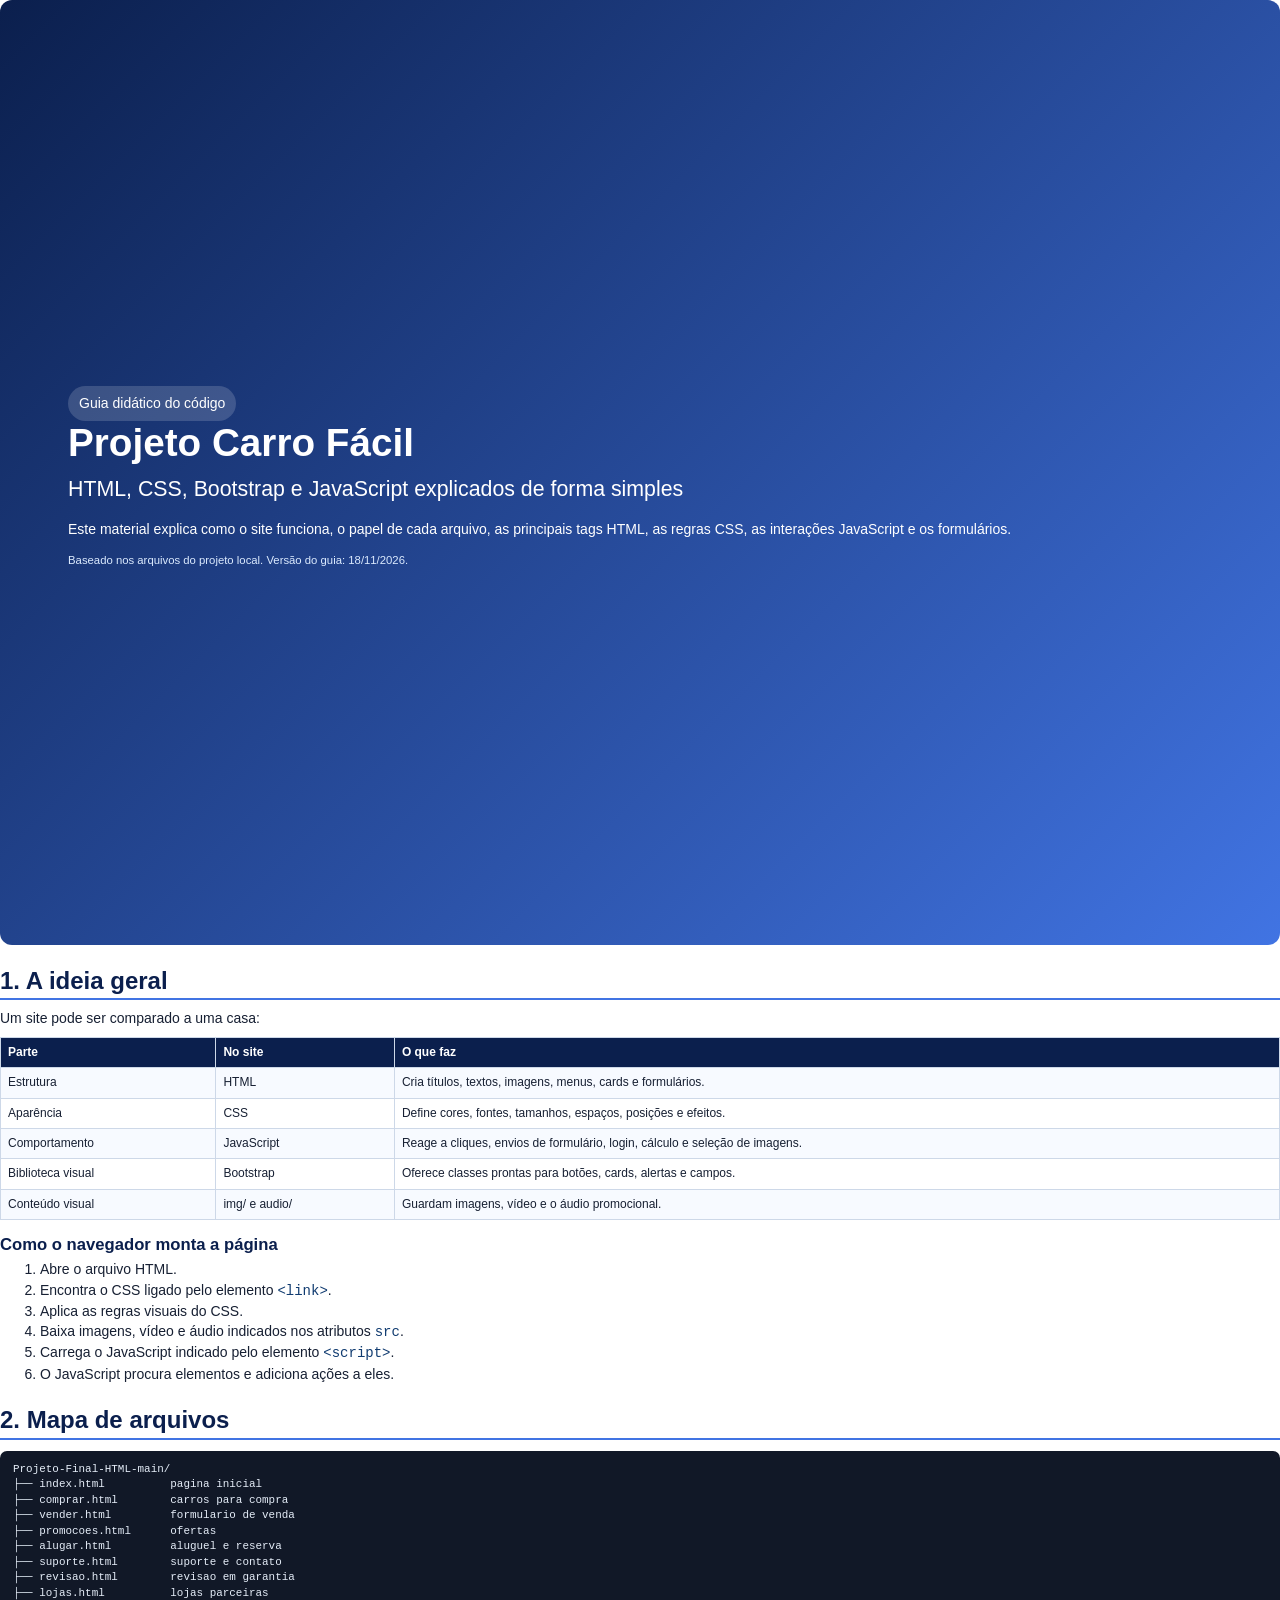
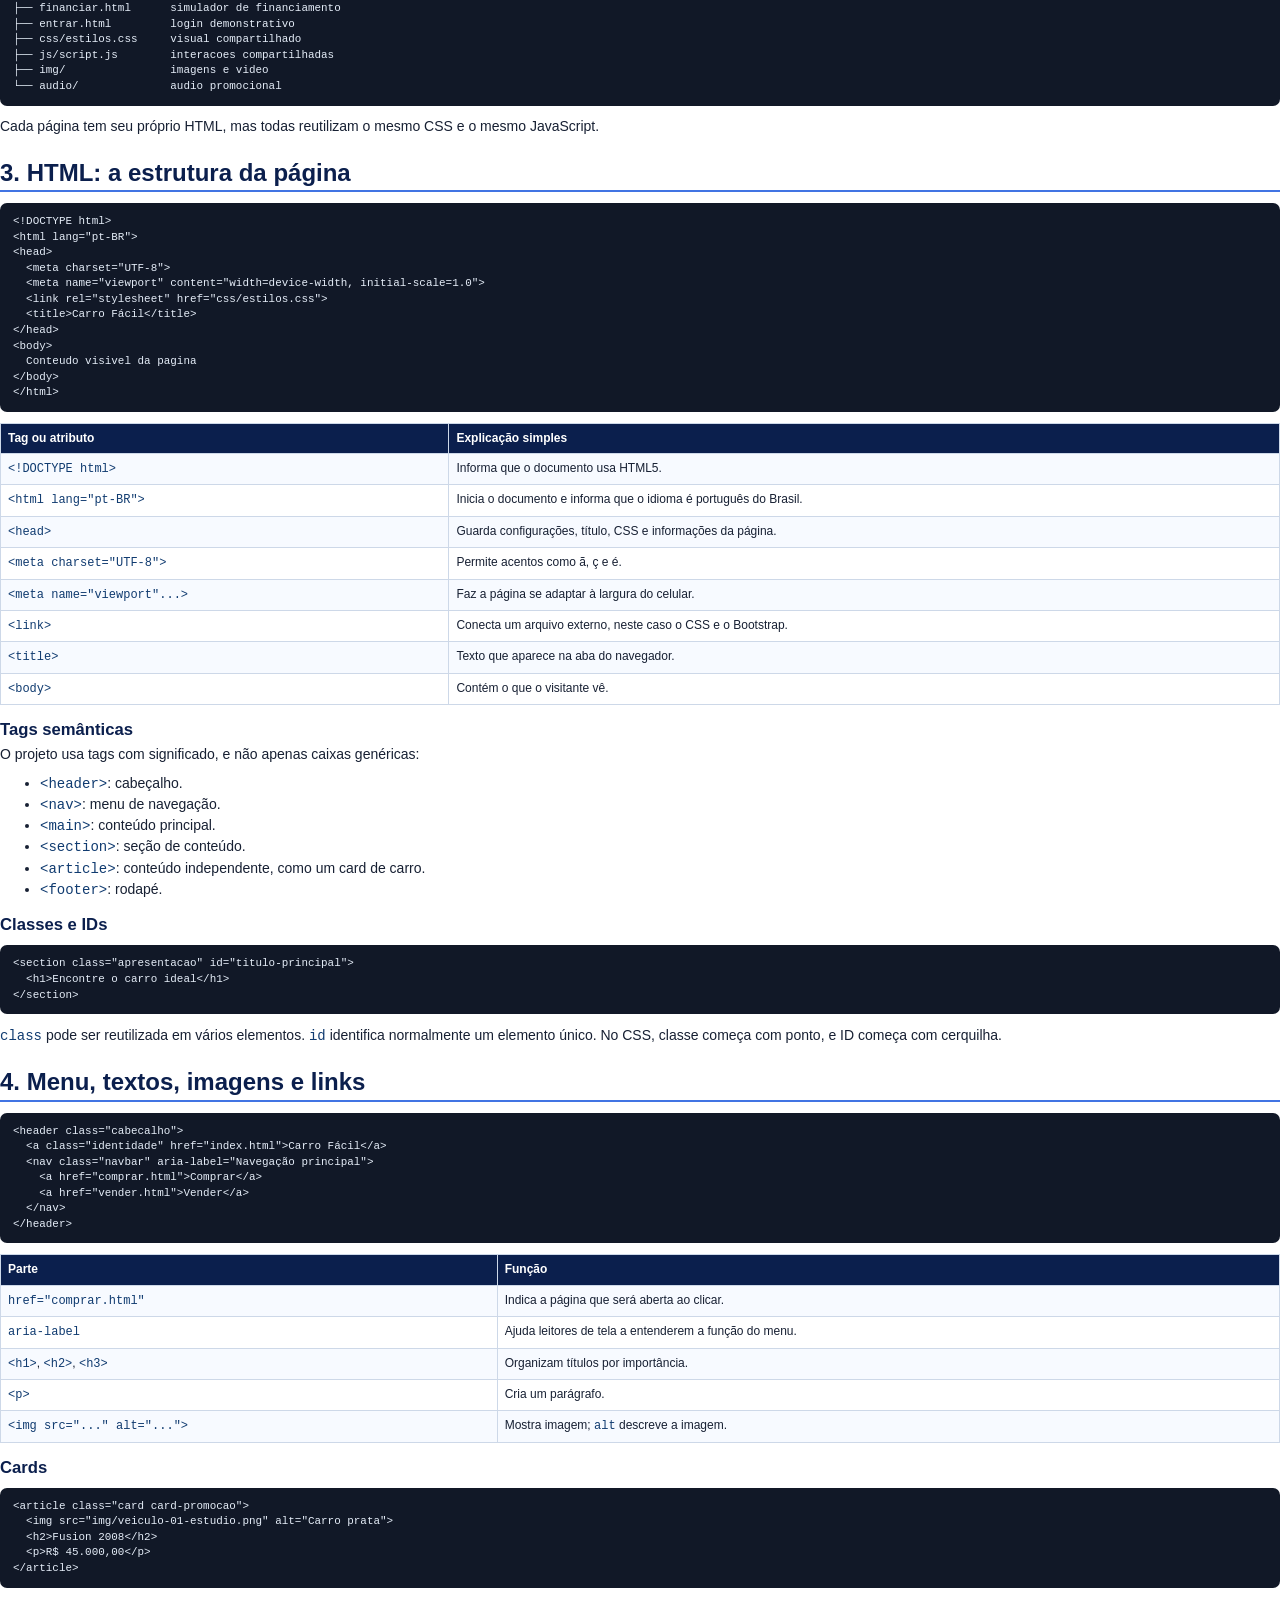
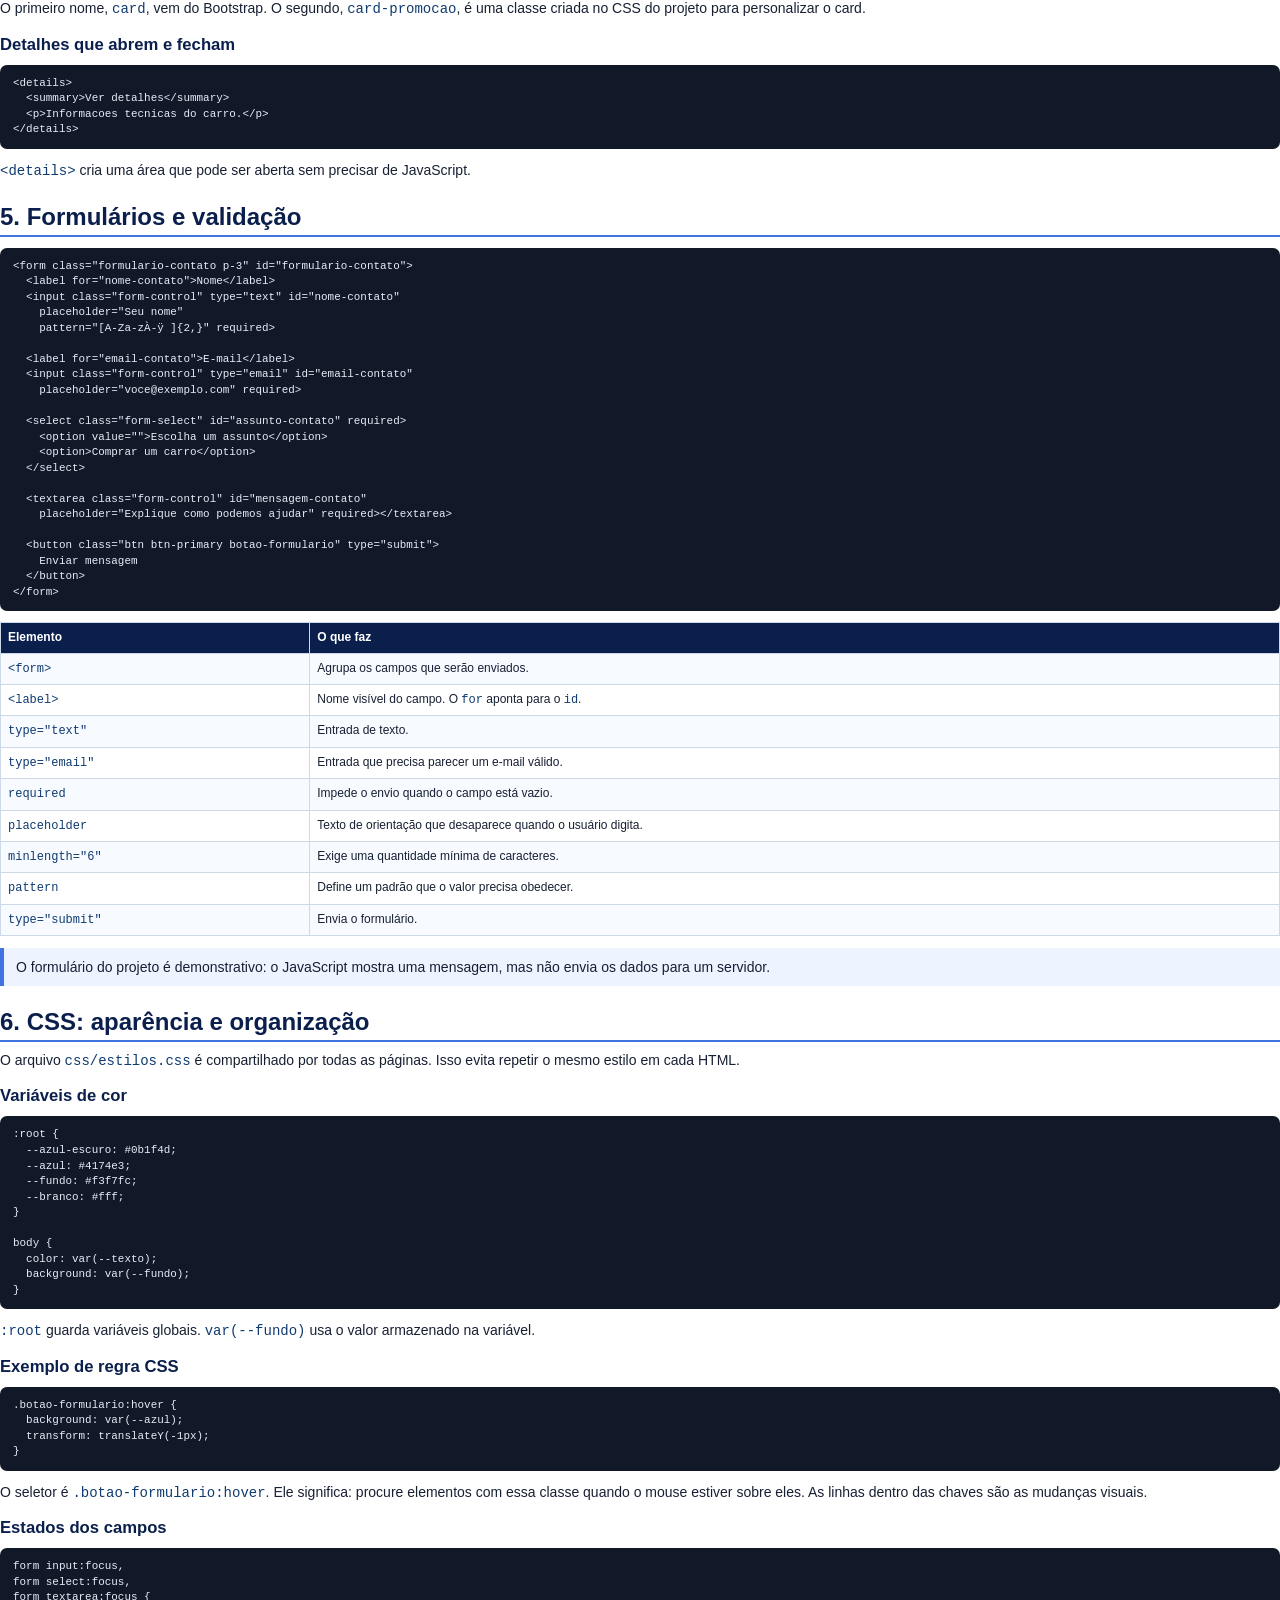
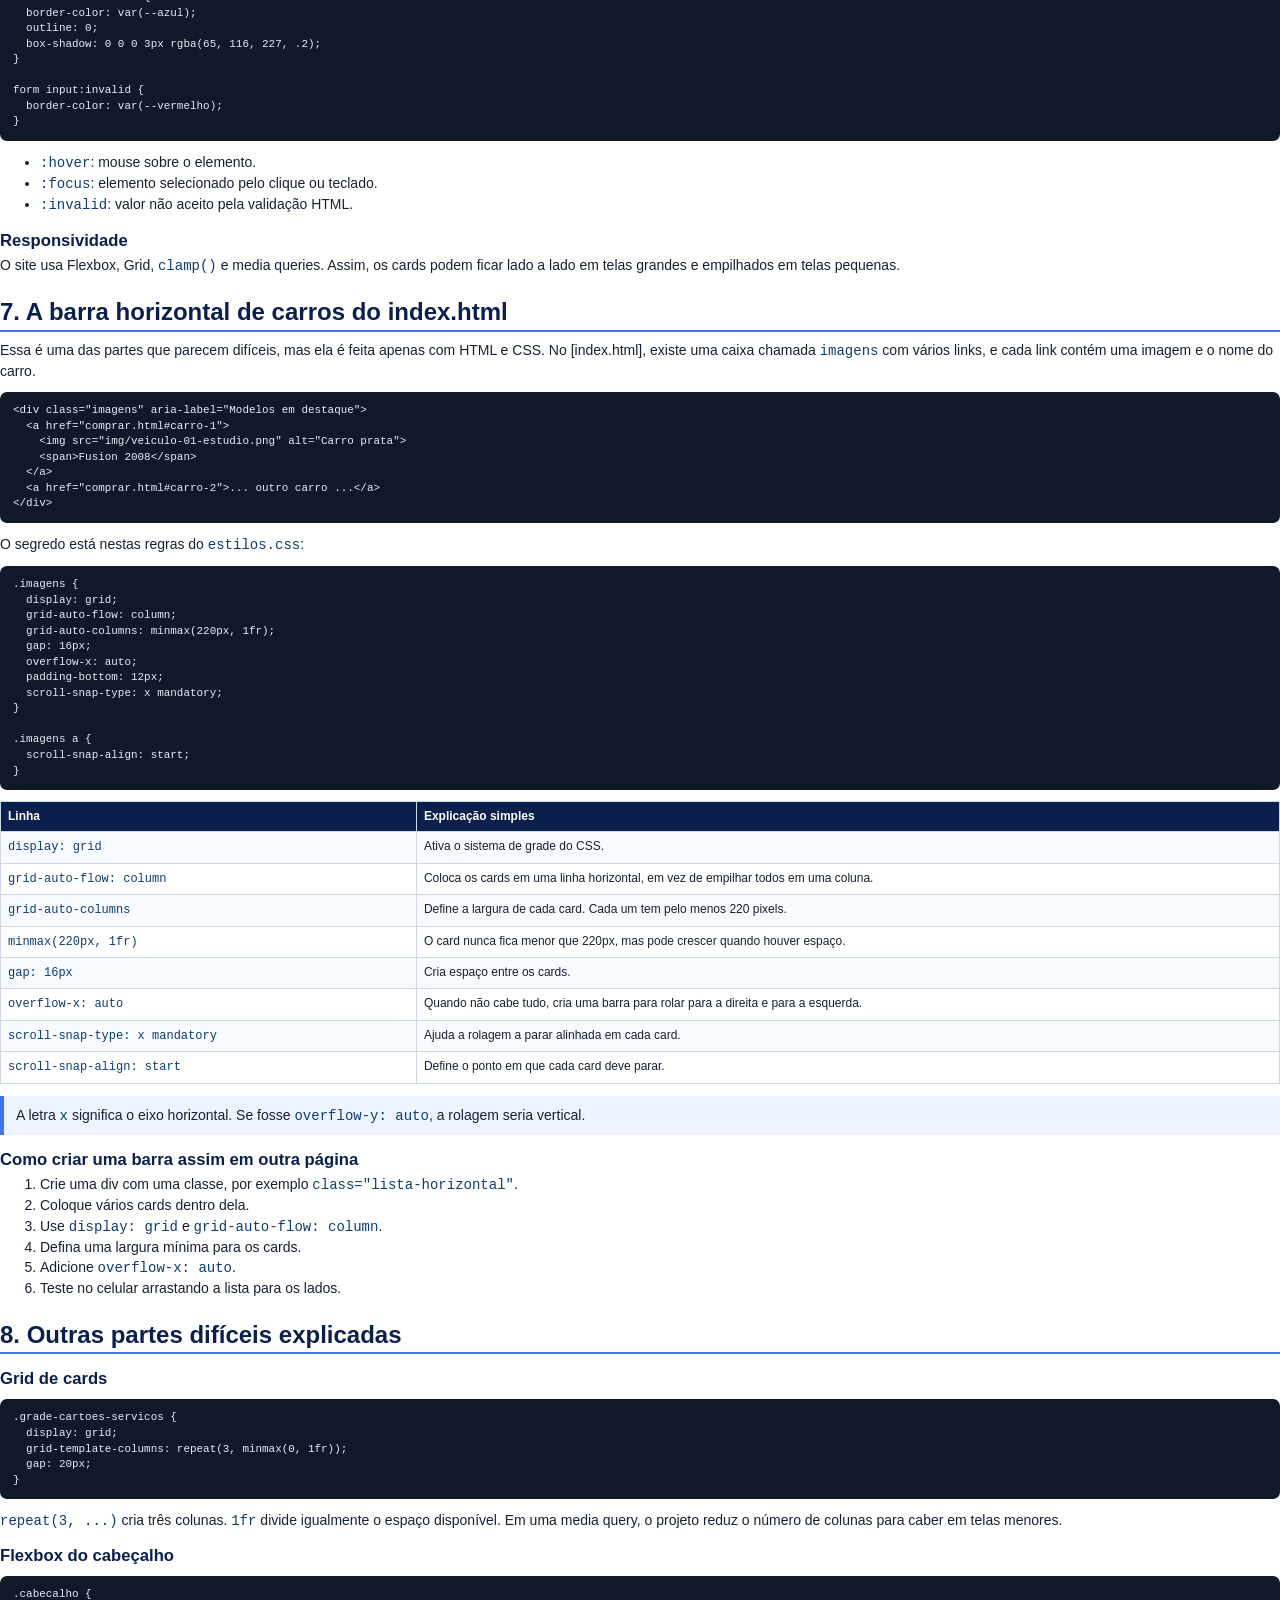
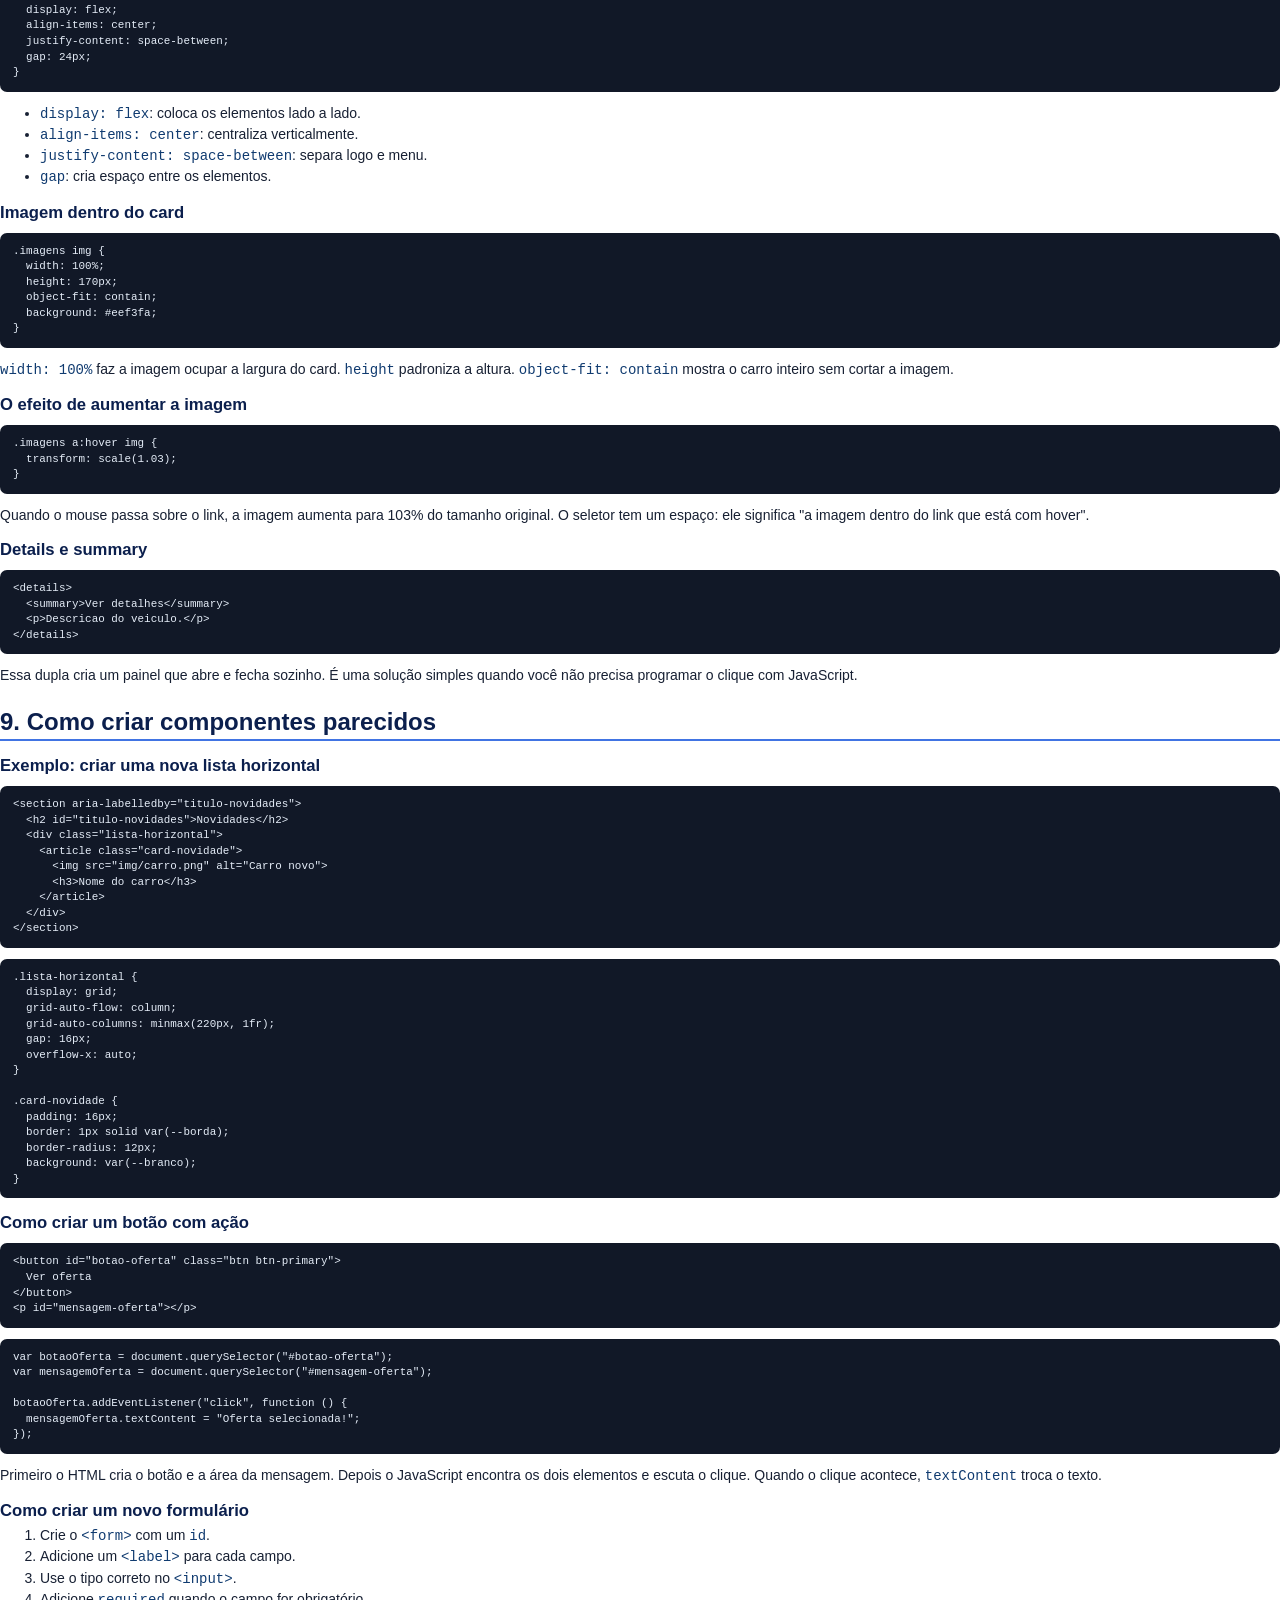
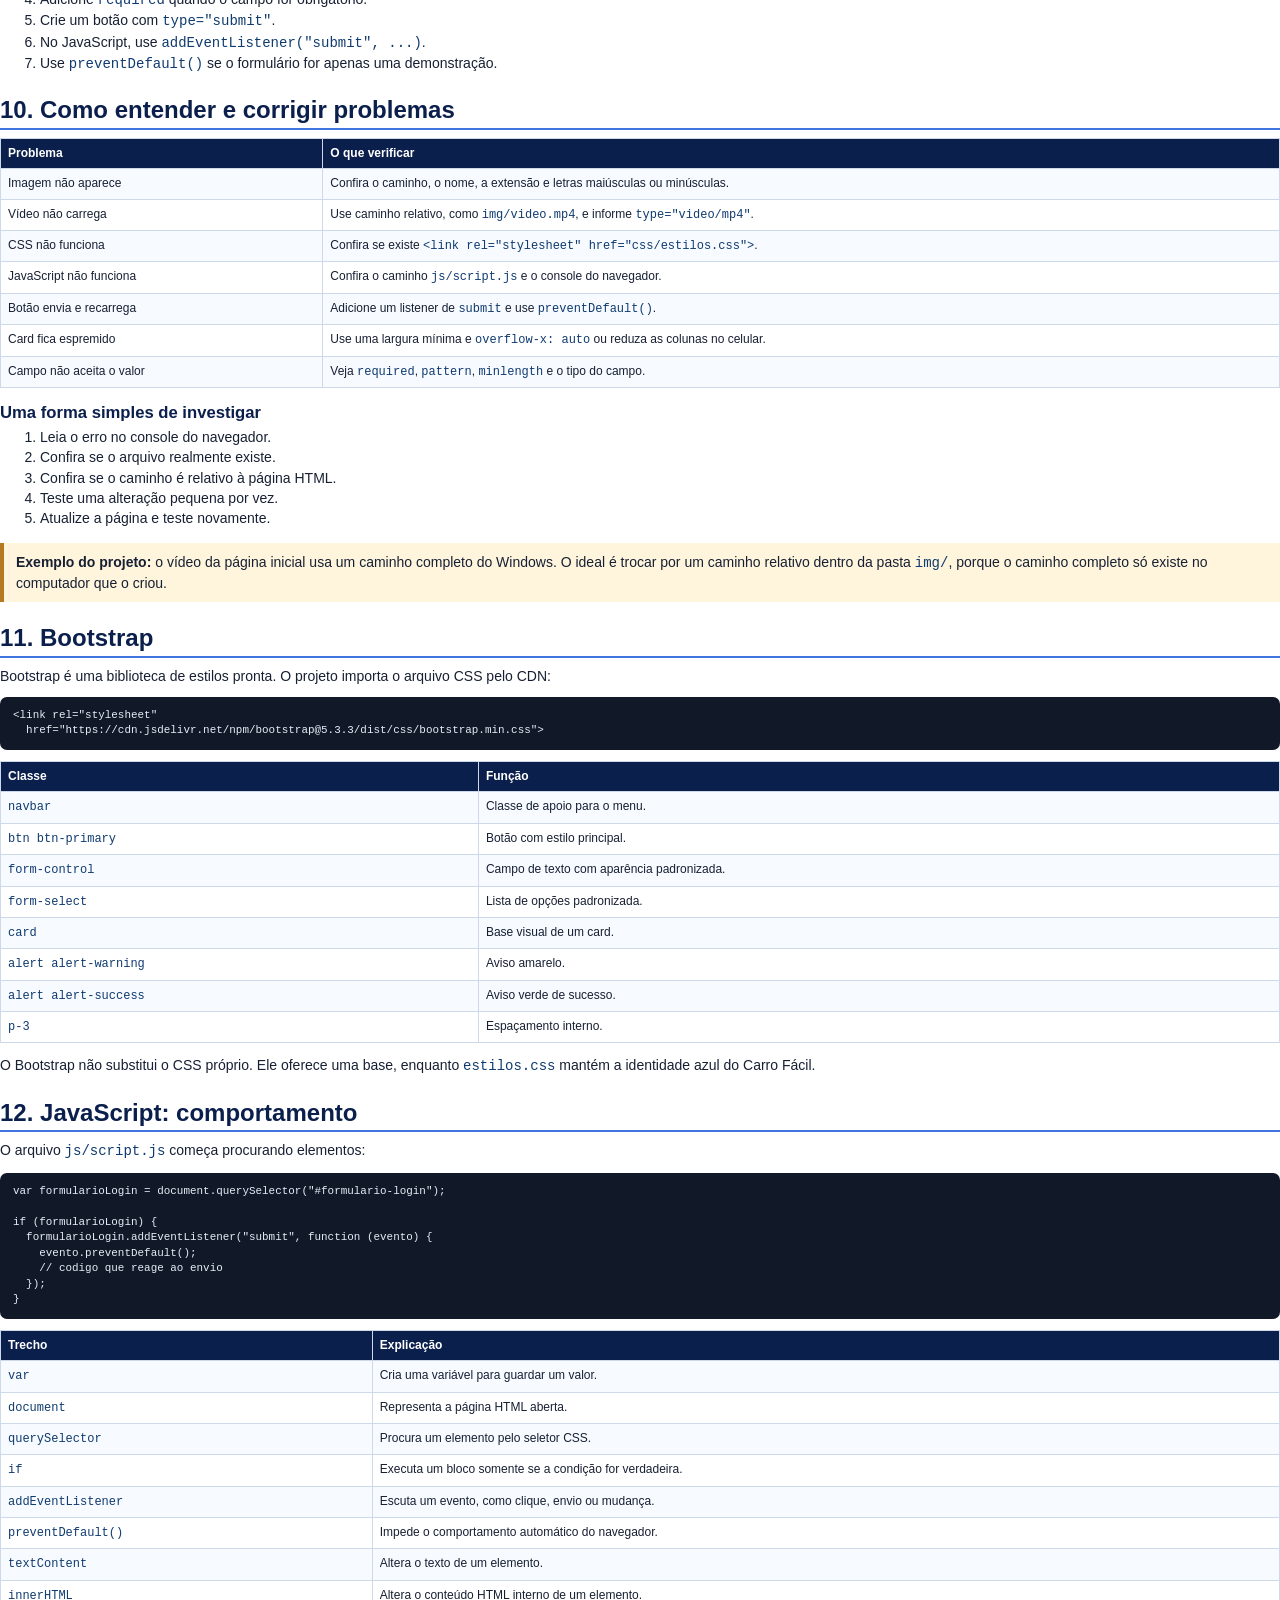
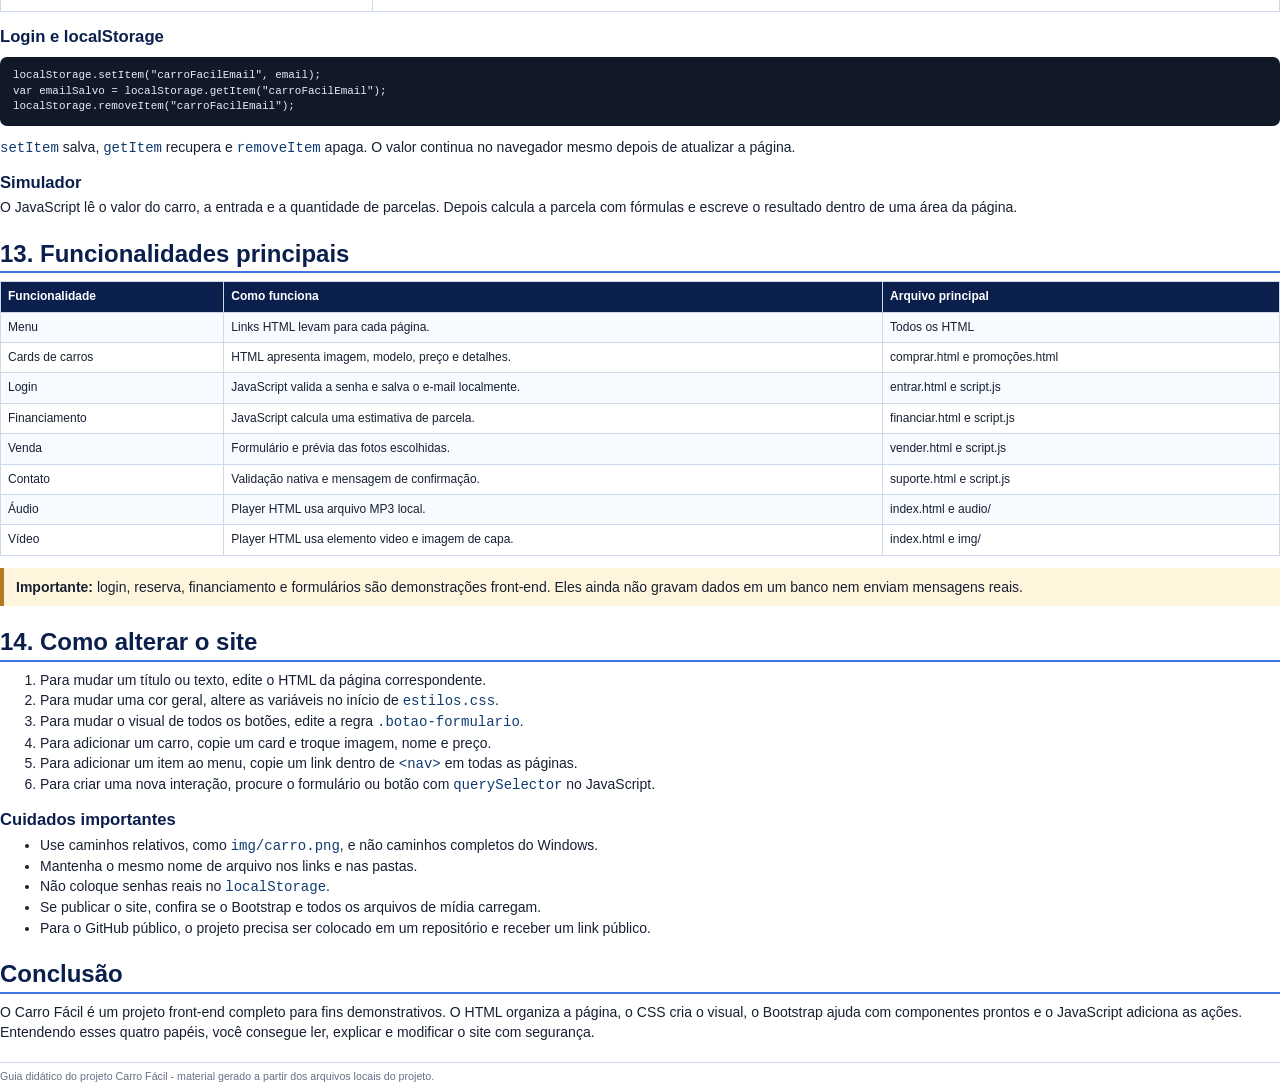
<file: tmp/pdfs/guia-site-carro.html>
<!doctype html>
<html lang="pt-BR">
<head>
  <meta charset="utf-8">
  <title>Guia do projeto Carro Fácil</title>
  <style>
    @page { size: A4; margin: 16mm 15mm 17mm; }
    * { box-sizing: border-box; }
    body { font-family: Arial, Helvetica, sans-serif; color: #172033; line-height: 1.45; font-size: 10.5pt; margin: 0; }
    h1, h2, h3 { color: #0b1f4d; line-height: 1.15; }
    h1 { font-size: 29pt; margin: 0 0 12px; }
    h2 { font-size: 18pt; margin: 22px 0 8px; border-bottom: 2px solid #4174e3; padding-bottom: 4px; }
    h3 { font-size: 12.5pt; margin: 15px 0 5px; }
    p { margin: 5px 0 8px; }
    ul, ol { margin-top: 5px; }
    .cover { min-height: 250mm; display: flex; flex-direction: column; justify-content: center; padding: 18mm; background: linear-gradient(135deg, #0b1f4d, #4174e3); color: white; border-radius: 12px; }
    .cover h1, .cover h2 { color: white; border: 0; }
    .cover h2 { font-size: 16pt; font-weight: normal; margin-top: 0; }
    .cover .tag { display: inline-block; margin-top: 18px; padding: 7px 11px; background: rgba(255,255,255,.16); border-radius: 999px; width: fit-content; }
    .page-break { page-break-before: always; }
    .box { background: #eef4ff; border-left: 4px solid #4174e3; padding: 9px 12px; margin: 9px 0; }
    .warn { background: #fff5dd; border-left-color: #b7791f; }
    code { font-family: Consolas, "Courier New", monospace; color: #103b70; }
    pre { background: #111827; color: #e5edf8; padding: 11px 13px; border-radius: 7px; font: 8.2pt/1.42 Consolas, "Courier New", monospace; white-space: pre-wrap; overflow-wrap: anywhere; }
    .small { font-size: 8.5pt; color: #526070; }
    table { width: 100%; border-collapse: collapse; margin: 8px 0 12px; font-size: 9pt; }
    th { background: #0b1f4d; color: white; text-align: left; }
    th, td { border: 1px solid #cdd8e8; padding: 6px 7px; vertical-align: top; }
    tr:nth-child(even) td { background: #f7faff; }
    .two { display: grid; grid-template-columns: 1fr 1fr; gap: 12px; }
    .footer { margin-top: 20px; padding-top: 6px; border-top: 1px solid #cdd8e8; font-size: 8pt; color: #667085; }
  </style>
</head>
<body>
  <section class="cover">
    <div class="tag">Guia didático do código</div>
    <h1>Projeto Carro Fácil</h1>
    <h2>HTML, CSS, Bootstrap e JavaScript explicados de forma simples</h2>
    <p>Este material explica como o site funciona, o papel de cada arquivo, as principais tags HTML, as regras CSS, as interações JavaScript e os formulários.</p>
    <p class="small" style="color:#dbeafe">Baseado nos arquivos do projeto local. Versão do guia: 18/11/2026.</p>
  </section>

  <section class="page-break">
    <h2>1. A ideia geral</h2>
    <p>Um site pode ser comparado a uma casa:</p>
    <table>
      <tr><th>Parte</th><th>No site</th><th>O que faz</th></tr>
      <tr><td>Estrutura</td><td>HTML</td><td>Cria títulos, textos, imagens, menus, cards e formulários.</td></tr>
      <tr><td>Aparência</td><td>CSS</td><td>Define cores, fontes, tamanhos, espaços, posições e efeitos.</td></tr>
      <tr><td>Comportamento</td><td>JavaScript</td><td>Reage a cliques, envios de formulário, login, cálculo e seleção de imagens.</td></tr>
      <tr><td>Biblioteca visual</td><td>Bootstrap</td><td>Oferece classes prontas para botões, cards, alertas e campos.</td></tr>
      <tr><td>Conteúdo visual</td><td>img/ e audio/</td><td>Guardam imagens, vídeo e o áudio promocional.</td></tr>
    </table>
    <h3>Como o navegador monta a página</h3>
    <ol>
      <li>Abre o arquivo HTML.</li>
      <li>Encontra o CSS ligado pelo elemento <code>&lt;link&gt;</code>.</li>
      <li>Aplica as regras visuais do CSS.</li>
      <li>Baixa imagens, vídeo e áudio indicados nos atributos <code>src</code>.</li>
      <li>Carrega o JavaScript indicado pelo elemento <code>&lt;script&gt;</code>.</li>
      <li>O JavaScript procura elementos e adiciona ações a eles.</li>
    </ol>
    <h2>2. Mapa de arquivos</h2>
    <pre>Projeto-Final-HTML-main/
├── index.html          pagina inicial
├── comprar.html        carros para compra
├── vender.html         formulario de venda
├── promocoes.html      ofertas
├── alugar.html         aluguel e reserva
├── suporte.html        suporte e contato
├── revisao.html        revisao em garantia
├── lojas.html          lojas parceiras
├── financiar.html      simulador de financiamento
├── entrar.html         login demonstrativo
├── css/estilos.css     visual compartilhado
├── js/script.js        interacoes compartilhadas
├── img/                imagens e video
└── audio/              audio promocional</pre>
    <p>Cada página tem seu próprio HTML, mas todas reutilizam o mesmo CSS e o mesmo JavaScript.</p>
  </section>

  <section class="page-break">
    <h2>3. HTML: a estrutura da página</h2>
    <pre>&lt;!DOCTYPE html&gt;
&lt;html lang="pt-BR"&gt;
&lt;head&gt;
  &lt;meta charset="UTF-8"&gt;
  &lt;meta name="viewport" content="width=device-width, initial-scale=1.0"&gt;
  &lt;link rel="stylesheet" href="css/estilos.css"&gt;
  &lt;title&gt;Carro Fácil&lt;/title&gt;
&lt;/head&gt;
&lt;body&gt;
  Conteudo visivel da pagina
&lt;/body&gt;
&lt;/html&gt;</pre>
    <table>
      <tr><th>Tag ou atributo</th><th>Explicação simples</th></tr>
      <tr><td><code>&lt;!DOCTYPE html&gt;</code></td><td>Informa que o documento usa HTML5.</td></tr>
      <tr><td><code>&lt;html lang="pt-BR"&gt;</code></td><td>Inicia o documento e informa que o idioma é português do Brasil.</td></tr>
      <tr><td><code>&lt;head&gt;</code></td><td>Guarda configurações, título, CSS e informações da página.</td></tr>
      <tr><td><code>&lt;meta charset="UTF-8"&gt;</code></td><td>Permite acentos como ã, ç e é.</td></tr>
      <tr><td><code>&lt;meta name="viewport"...&gt;</code></td><td>Faz a página se adaptar à largura do celular.</td></tr>
      <tr><td><code>&lt;link&gt;</code></td><td>Conecta um arquivo externo, neste caso o CSS e o Bootstrap.</td></tr>
      <tr><td><code>&lt;title&gt;</code></td><td>Texto que aparece na aba do navegador.</td></tr>
      <tr><td><code>&lt;body&gt;</code></td><td>Contém o que o visitante vê.</td></tr>
    </table>
    <h3>Tags semânticas</h3>
    <p>O projeto usa tags com significado, e não apenas caixas genéricas:</p>
    <ul>
      <li><code>&lt;header&gt;</code>: cabeçalho.</li>
      <li><code>&lt;nav&gt;</code>: menu de navegação.</li>
      <li><code>&lt;main&gt;</code>: conteúdo principal.</li>
      <li><code>&lt;section&gt;</code>: seção de conteúdo.</li>
      <li><code>&lt;article&gt;</code>: conteúdo independente, como um card de carro.</li>
      <li><code>&lt;footer&gt;</code>: rodapé.</li>
    </ul>
    <h3>Classes e IDs</h3>
    <pre>&lt;section class="apresentacao" id="titulo-principal"&gt;
  &lt;h1&gt;Encontre o carro ideal&lt;/h1&gt;
&lt;/section&gt;</pre>
    <p><code>class</code> pode ser reutilizada em vários elementos. <code>id</code> identifica normalmente um elemento único. No CSS, classe começa com ponto, e ID começa com cerquilha.</p>
  </section>

  <section class="page-break">
    <h2>4. Menu, textos, imagens e links</h2>
    <pre>&lt;header class="cabecalho"&gt;
  &lt;a class="identidade" href="index.html"&gt;Carro Fácil&lt;/a&gt;
  &lt;nav class="navbar" aria-label="Navegação principal"&gt;
    &lt;a href="comprar.html"&gt;Comprar&lt;/a&gt;
    &lt;a href="vender.html"&gt;Vender&lt;/a&gt;
  &lt;/nav&gt;
&lt;/header&gt;</pre>
    <table>
      <tr><th>Parte</th><th>Função</th></tr>
      <tr><td><code>href="comprar.html"</code></td><td>Indica a página que será aberta ao clicar.</td></tr>
      <tr><td><code>aria-label</code></td><td>Ajuda leitores de tela a entenderem a função do menu.</td></tr>
      <tr><td><code>&lt;h1&gt;</code>, <code>&lt;h2&gt;</code>, <code>&lt;h3&gt;</code></td><td>Organizam títulos por importância.</td></tr>
      <tr><td><code>&lt;p&gt;</code></td><td>Cria um parágrafo.</td></tr>
      <tr><td><code>&lt;img src="..." alt="..."&gt;</code></td><td>Mostra imagem; <code>alt</code> descreve a imagem.</td></tr>
    </table>
    <h3>Cards</h3>
    <pre>&lt;article class="card card-promocao"&gt;
  &lt;img src="img/veiculo-01-estudio.png" alt="Carro prata"&gt;
  &lt;h2&gt;Fusion 2008&lt;/h2&gt;
  &lt;p&gt;R$ 45.000,00&lt;/p&gt;
&lt;/article&gt;</pre>
    <p>O primeiro nome, <code>card</code>, vem do Bootstrap. O segundo, <code>card-promocao</code>, é uma classe criada no CSS do projeto para personalizar o card.</p>
    <h3>Detalhes que abrem e fecham</h3>
    <pre>&lt;details&gt;
  &lt;summary&gt;Ver detalhes&lt;/summary&gt;
  &lt;p&gt;Informacoes tecnicas do carro.&lt;/p&gt;
&lt;/details&gt;</pre>
    <p><code>&lt;details&gt;</code> cria uma área que pode ser aberta sem precisar de JavaScript.</p>
  </section>

  <section class="page-break">
    <h2>5. Formulários e validação</h2>
    <pre>&lt;form class="formulario-contato p-3" id="formulario-contato"&gt;
  &lt;label for="nome-contato"&gt;Nome&lt;/label&gt;
  &lt;input class="form-control" type="text" id="nome-contato"
    placeholder="Seu nome"
    pattern="[A-Za-zÀ-ÿ ]{2,}" required&gt;

  &lt;label for="email-contato"&gt;E-mail&lt;/label&gt;
  &lt;input class="form-control" type="email" id="email-contato"
    placeholder="voce@exemplo.com" required&gt;

  &lt;select class="form-select" id="assunto-contato" required&gt;
    &lt;option value=""&gt;Escolha um assunto&lt;/option&gt;
    &lt;option&gt;Comprar um carro&lt;/option&gt;
  &lt;/select&gt;

  &lt;textarea class="form-control" id="mensagem-contato"
    placeholder="Explique como podemos ajudar" required&gt;&lt;/textarea&gt;

  &lt;button class="btn btn-primary botao-formulario" type="submit"&gt;
    Enviar mensagem
  &lt;/button&gt;
&lt;/form&gt;</pre>
    <table>
      <tr><th>Elemento</th><th>O que faz</th></tr>
      <tr><td><code>&lt;form&gt;</code></td><td>Agrupa os campos que serão enviados.</td></tr>
      <tr><td><code>&lt;label&gt;</code></td><td>Nome visível do campo. O <code>for</code> aponta para o <code>id</code>.</td></tr>
      <tr><td><code>type="text"</code></td><td>Entrada de texto.</td></tr>
      <tr><td><code>type="email"</code></td><td>Entrada que precisa parecer um e-mail válido.</td></tr>
      <tr><td><code>required</code></td><td>Impede o envio quando o campo está vazio.</td></tr>
      <tr><td><code>placeholder</code></td><td>Texto de orientação que desaparece quando o usuário digita.</td></tr>
      <tr><td><code>minlength="6"</code></td><td>Exige uma quantidade mínima de caracteres.</td></tr>
      <tr><td><code>pattern</code></td><td>Define um padrão que o valor precisa obedecer.</td></tr>
      <tr><td><code>type="submit"</code></td><td>Envia o formulário.</td></tr>
    </table>
    <div class="box">O formulário do projeto é demonstrativo: o JavaScript mostra uma mensagem, mas não envia os dados para um servidor.</div>
  </section>

  <section class="page-break">
    <h2>6. CSS: aparência e organização</h2>
    <p>O arquivo <code>css/estilos.css</code> é compartilhado por todas as páginas. Isso evita repetir o mesmo estilo em cada HTML.</p>
    <h3>Variáveis de cor</h3>
    <pre>:root {
  --azul-escuro: #0b1f4d;
  --azul: #4174e3;
  --fundo: #f3f7fc;
  --branco: #fff;
}

body {
  color: var(--texto);
  background: var(--fundo);
}</pre>
    <p><code>:root</code> guarda variáveis globais. <code>var(--fundo)</code> usa o valor armazenado na variável.</p>
    <h3>Exemplo de regra CSS</h3>
    <pre>.botao-formulario:hover {
  background: var(--azul);
  transform: translateY(-1px);
}</pre>
    <p>O seletor é <code>.botao-formulario:hover</code>. Ele significa: procure elementos com essa classe quando o mouse estiver sobre eles. As linhas dentro das chaves são as mudanças visuais.</p>
    <h3>Estados dos campos</h3>
    <pre>form input:focus,
form select:focus,
form textarea:focus {
  border-color: var(--azul);
  outline: 0;
  box-shadow: 0 0 0 3px rgba(65, 116, 227, .2);
}

form input:invalid {
  border-color: var(--vermelho);
}</pre>
    <ul>
      <li><code>:hover</code>: mouse sobre o elemento.</li>
      <li><code>:focus</code>: elemento selecionado pelo clique ou teclado.</li>
      <li><code>:invalid</code>: valor não aceito pela validação HTML.</li>
    </ul>
    <h3>Responsividade</h3>
    <p>O site usa Flexbox, Grid, <code>clamp()</code> e media queries. Assim, os cards podem ficar lado a lado em telas grandes e empilhados em telas pequenas.</p>
  </section>

  <section class="page-break">
    <h2>7. A barra horizontal de carros do index.html</h2>
    <p>Essa é uma das partes que parecem difíceis, mas ela é feita apenas com HTML e CSS. No [index.html], existe uma caixa chamada <code>imagens</code> com vários links, e cada link contém uma imagem e o nome do carro.</p>
    <pre>&lt;div class="imagens" aria-label="Modelos em destaque"&gt;
  &lt;a href="comprar.html#carro-1"&gt;
    &lt;img src="img/veiculo-01-estudio.png" alt="Carro prata"&gt;
    &lt;span&gt;Fusion 2008&lt;/span&gt;
  &lt;/a&gt;
  &lt;a href="comprar.html#carro-2"&gt;... outro carro ...&lt;/a&gt;
&lt;/div&gt;</pre>
    <p>O segredo está nestas regras do <code>estilos.css</code>:</p>
    <pre>.imagens {
  display: grid;
  grid-auto-flow: column;
  grid-auto-columns: minmax(220px, 1fr);
  gap: 16px;
  overflow-x: auto;
  padding-bottom: 12px;
  scroll-snap-type: x mandatory;
}

.imagens a {
  scroll-snap-align: start;
}</pre>
    <table>
      <tr><th>Linha</th><th>Explicação simples</th></tr>
      <tr><td><code>display: grid</code></td><td>Ativa o sistema de grade do CSS.</td></tr>
      <tr><td><code>grid-auto-flow: column</code></td><td>Coloca os cards em uma linha horizontal, em vez de empilhar todos em uma coluna.</td></tr>
      <tr><td><code>grid-auto-columns</code></td><td>Define a largura de cada card. Cada um tem pelo menos 220 pixels.</td></tr>
      <tr><td><code>minmax(220px, 1fr)</code></td><td>O card nunca fica menor que 220px, mas pode crescer quando houver espaço.</td></tr>
      <tr><td><code>gap: 16px</code></td><td>Cria espaço entre os cards.</td></tr>
      <tr><td><code>overflow-x: auto</code></td><td>Quando não cabe tudo, cria uma barra para rolar para a direita e para a esquerda.</td></tr>
      <tr><td><code>scroll-snap-type: x mandatory</code></td><td>Ajuda a rolagem a parar alinhada em cada card.</td></tr>
      <tr><td><code>scroll-snap-align: start</code></td><td>Define o ponto em que cada card deve parar.</td></tr>
    </table>
    <div class="box">A letra <code>x</code> significa o eixo horizontal. Se fosse <code>overflow-y: auto</code>, a rolagem seria vertical.</div>
    <h3>Como criar uma barra assim em outra página</h3>
    <ol>
      <li>Crie uma div com uma classe, por exemplo <code>class="lista-horizontal"</code>.</li>
      <li>Coloque vários cards dentro dela.</li>
      <li>Use <code>display: grid</code> e <code>grid-auto-flow: column</code>.</li>
      <li>Defina uma largura mínima para os cards.</li>
      <li>Adicione <code>overflow-x: auto</code>.</li>
      <li>Teste no celular arrastando a lista para os lados.</li>
    </ol>
  </section>

  <section class="page-break">
    <h2>8. Outras partes difíceis explicadas</h2>
    <h3>Grid de cards</h3>
    <pre>.grade-cartoes-servicos {
  display: grid;
  grid-template-columns: repeat(3, minmax(0, 1fr));
  gap: 20px;
}</pre>
    <p><code>repeat(3, ...)</code> cria três colunas. <code>1fr</code> divide igualmente o espaço disponível. Em uma media query, o projeto reduz o número de colunas para caber em telas menores.</p>
    <h3>Flexbox do cabeçalho</h3>
    <pre>.cabecalho {
  display: flex;
  align-items: center;
  justify-content: space-between;
  gap: 24px;
}</pre>
    <ul>
      <li><code>display: flex</code>: coloca os elementos lado a lado.</li>
      <li><code>align-items: center</code>: centraliza verticalmente.</li>
      <li><code>justify-content: space-between</code>: separa logo e menu.</li>
      <li><code>gap</code>: cria espaço entre os elementos.</li>
    </ul>
    <h3>Imagem dentro do card</h3>
    <pre>.imagens img {
  width: 100%;
  height: 170px;
  object-fit: contain;
  background: #eef3fa;
}</pre>
    <p><code>width: 100%</code> faz a imagem ocupar a largura do card. <code>height</code> padroniza a altura. <code>object-fit: contain</code> mostra o carro inteiro sem cortar a imagem.</p>
    <h3>O efeito de aumentar a imagem</h3>
    <pre>.imagens a:hover img {
  transform: scale(1.03);
}</pre>
    <p>Quando o mouse passa sobre o link, a imagem aumenta para 103% do tamanho original. O seletor tem um espaço: ele significa "a imagem dentro do link que está com hover".</p>
    <h3>Details e summary</h3>
    <pre>&lt;details&gt;
  &lt;summary&gt;Ver detalhes&lt;/summary&gt;
  &lt;p&gt;Descricao do veiculo.&lt;/p&gt;
&lt;/details&gt;</pre>
    <p>Essa dupla cria um painel que abre e fecha sozinho. É uma solução simples quando você não precisa programar o clique com JavaScript.</p>
  </section>

  <section class="page-break">
    <h2>9. Como criar componentes parecidos</h2>
    <h3>Exemplo: criar uma nova lista horizontal</h3>
    <pre>&lt;section aria-labelledby="titulo-novidades"&gt;
  &lt;h2 id="titulo-novidades"&gt;Novidades&lt;/h2&gt;
  &lt;div class="lista-horizontal"&gt;
    &lt;article class="card-novidade"&gt;
      &lt;img src="img/carro.png" alt="Carro novo"&gt;
      &lt;h3&gt;Nome do carro&lt;/h3&gt;
    &lt;/article&gt;
  &lt;/div&gt;
&lt;/section&gt;</pre>
    <pre>.lista-horizontal {
  display: grid;
  grid-auto-flow: column;
  grid-auto-columns: minmax(220px, 1fr);
  gap: 16px;
  overflow-x: auto;
}

.card-novidade {
  padding: 16px;
  border: 1px solid var(--borda);
  border-radius: 12px;
  background: var(--branco);
}</pre>
    <h3>Como criar um botão com ação</h3>
    <pre>&lt;button id="botao-oferta" class="btn btn-primary"&gt;
  Ver oferta
&lt;/button&gt;
&lt;p id="mensagem-oferta"&gt;&lt;/p&gt;</pre>
    <pre>var botaoOferta = document.querySelector("#botao-oferta");
var mensagemOferta = document.querySelector("#mensagem-oferta");

botaoOferta.addEventListener("click", function () {
  mensagemOferta.textContent = "Oferta selecionada!";
});</pre>
    <p>Primeiro o HTML cria o botão e a área da mensagem. Depois o JavaScript encontra os dois elementos e escuta o clique. Quando o clique acontece, <code>textContent</code> troca o texto.</p>
    <h3>Como criar um novo formulário</h3>
    <ol>
      <li>Crie o <code>&lt;form&gt;</code> com um <code>id</code>.</li>
      <li>Adicione um <code>&lt;label&gt;</code> para cada campo.</li>
      <li>Use o tipo correto no <code>&lt;input&gt;</code>.</li>
      <li>Adicione <code>required</code> quando o campo for obrigatório.</li>
      <li>Crie um botão com <code>type="submit"</code>.</li>
      <li>No JavaScript, use <code>addEventListener("submit", ...)</code>.</li>
      <li>Use <code>preventDefault()</code> se o formulário for apenas uma demonstração.</li>
    </ol>
  </section>

  <section class="page-break">
    <h2>10. Como entender e corrigir problemas</h2>
    <table>
      <tr><th>Problema</th><th>O que verificar</th></tr>
      <tr><td>Imagem não aparece</td><td>Confira o caminho, o nome, a extensão e letras maiúsculas ou minúsculas.</td></tr>
      <tr><td>Vídeo não carrega</td><td>Use caminho relativo, como <code>img/video.mp4</code>, e informe <code>type="video/mp4"</code>.</td></tr>
      <tr><td>CSS não funciona</td><td>Confira se existe <code>&lt;link rel="stylesheet" href="css/estilos.css"&gt;</code>.</td></tr>
      <tr><td>JavaScript não funciona</td><td>Confira o caminho <code>js/script.js</code> e o console do navegador.</td></tr>
      <tr><td>Botão envia e recarrega</td><td>Adicione um listener de <code>submit</code> e use <code>preventDefault()</code>.</td></tr>
      <tr><td>Card fica espremido</td><td>Use uma largura mínima e <code>overflow-x: auto</code> ou reduza as colunas no celular.</td></tr>
      <tr><td>Campo não aceita o valor</td><td>Veja <code>required</code>, <code>pattern</code>, <code>minlength</code> e o tipo do campo.</td></tr>
    </table>
    <h3>Uma forma simples de investigar</h3>
    <ol>
      <li>Leia o erro no console do navegador.</li>
      <li>Confira se o arquivo realmente existe.</li>
      <li>Confira se o caminho é relativo à página HTML.</li>
      <li>Teste uma alteração pequena por vez.</li>
      <li>Atualize a página e teste novamente.</li>
    </ol>
    <div class="box warn"><strong>Exemplo do projeto:</strong> o vídeo da página inicial usa um caminho completo do Windows. O ideal é trocar por um caminho relativo dentro da pasta <code>img/</code>, porque o caminho completo só existe no computador que o criou.</div>
  </section>

  <section class="page-break">
    <h2>11. Bootstrap</h2>
    <p>Bootstrap é uma biblioteca de estilos pronta. O projeto importa o arquivo CSS pelo CDN:</p>
    <pre>&lt;link rel="stylesheet"
  href="https://cdn.jsdelivr.net/npm/bootstrap@5.3.3/dist/css/bootstrap.min.css"&gt;</pre>
    <table>
      <tr><th>Classe</th><th>Função</th></tr>
      <tr><td><code>navbar</code></td><td>Classe de apoio para o menu.</td></tr>
      <tr><td><code>btn btn-primary</code></td><td>Botão com estilo principal.</td></tr>
      <tr><td><code>form-control</code></td><td>Campo de texto com aparência padronizada.</td></tr>
      <tr><td><code>form-select</code></td><td>Lista de opções padronizada.</td></tr>
      <tr><td><code>card</code></td><td>Base visual de um card.</td></tr>
      <tr><td><code>alert alert-warning</code></td><td>Aviso amarelo.</td></tr>
      <tr><td><code>alert alert-success</code></td><td>Aviso verde de sucesso.</td></tr>
      <tr><td><code>p-3</code></td><td>Espaçamento interno.</td></tr>
    </table>
    <p>O Bootstrap não substitui o CSS próprio. Ele oferece uma base, enquanto <code>estilos.css</code> mantém a identidade azul do Carro Fácil.</p>
  </section>

  <section class="page-break">
    <h2>12. JavaScript: comportamento</h2>
    <p>O arquivo <code>js/script.js</code> começa procurando elementos:</p>
    <pre>var formularioLogin = document.querySelector("#formulario-login");

if (formularioLogin) {
  formularioLogin.addEventListener("submit", function (evento) {
    evento.preventDefault();
    // codigo que reage ao envio
  });
}</pre>
    <table>
      <tr><th>Trecho</th><th>Explicação</th></tr>
      <tr><td><code>var</code></td><td>Cria uma variável para guardar um valor.</td></tr>
      <tr><td><code>document</code></td><td>Representa a página HTML aberta.</td></tr>
      <tr><td><code>querySelector</code></td><td>Procura um elemento pelo seletor CSS.</td></tr>
      <tr><td><code>if</code></td><td>Executa um bloco somente se a condição for verdadeira.</td></tr>
      <tr><td><code>addEventListener</code></td><td>Escuta um evento, como clique, envio ou mudança.</td></tr>
      <tr><td><code>preventDefault()</code></td><td>Impede o comportamento automático do navegador.</td></tr>
      <tr><td><code>textContent</code></td><td>Altera o texto de um elemento.</td></tr>
      <tr><td><code>innerHTML</code></td><td>Altera o conteúdo HTML interno de um elemento.</td></tr>
    </table>
    <h3>Login e localStorage</h3>
    <pre>localStorage.setItem("carroFacilEmail", email);
var emailSalvo = localStorage.getItem("carroFacilEmail");
localStorage.removeItem("carroFacilEmail");</pre>
    <p><code>setItem</code> salva, <code>getItem</code> recupera e <code>removeItem</code> apaga. O valor continua no navegador mesmo depois de atualizar a página.</p>
    <h3>Simulador</h3>
    <p>O JavaScript lê o valor do carro, a entrada e a quantidade de parcelas. Depois calcula a parcela com fórmulas e escreve o resultado dentro de uma área da página.</p>
  </section>

  <section class="page-break">
    <h2>13. Funcionalidades principais</h2>
    <table>
      <tr><th>Funcionalidade</th><th>Como funciona</th><th>Arquivo principal</th></tr>
      <tr><td>Menu</td><td>Links HTML levam para cada página.</td><td>Todos os HTML</td></tr>
      <tr><td>Cards de carros</td><td>HTML apresenta imagem, modelo, preço e detalhes.</td><td>comprar.html e promoções.html</td></tr>
      <tr><td>Login</td><td>JavaScript valida a senha e salva o e-mail localmente.</td><td>entrar.html e script.js</td></tr>
      <tr><td>Financiamento</td><td>JavaScript calcula uma estimativa de parcela.</td><td>financiar.html e script.js</td></tr>
      <tr><td>Venda</td><td>Formulário e prévia das fotos escolhidas.</td><td>vender.html e script.js</td></tr>
      <tr><td>Contato</td><td>Validação nativa e mensagem de confirmação.</td><td>suporte.html e script.js</td></tr>
      <tr><td>Áudio</td><td>Player HTML usa arquivo MP3 local.</td><td>index.html e audio/</td></tr>
      <tr><td>Vídeo</td><td>Player HTML usa elemento video e imagem de capa.</td><td>index.html e img/</td></tr>
    </table>
    <div class="box warn"><strong>Importante:</strong> login, reserva, financiamento e formulários são demonstrações front-end. Eles ainda não gravam dados em um banco nem enviam mensagens reais.</div>
  </section>

  <section class="page-break">
    <h2>14. Como alterar o site</h2>
    <ol>
      <li>Para mudar um título ou texto, edite o HTML da página correspondente.</li>
      <li>Para mudar uma cor geral, altere as variáveis no início de <code>estilos.css</code>.</li>
      <li>Para mudar o visual de todos os botões, edite a regra <code>.botao-formulario</code>.</li>
      <li>Para adicionar um carro, copie um card e troque imagem, nome e preço.</li>
      <li>Para adicionar um item ao menu, copie um link dentro de <code>&lt;nav&gt;</code> em todas as páginas.</li>
      <li>Para criar uma nova interação, procure o formulário ou botão com <code>querySelector</code> no JavaScript.</li>
    </ol>
    <h3>Cuidados importantes</h3>
    <ul>
      <li>Use caminhos relativos, como <code>img/carro.png</code>, e não caminhos completos do Windows.</li>
      <li>Mantenha o mesmo nome de arquivo nos links e nas pastas.</li>
      <li>Não coloque senhas reais no <code>localStorage</code>.</li>
      <li>Se publicar o site, confira se o Bootstrap e todos os arquivos de mídia carregam.</li>
      <li>Para o GitHub público, o projeto precisa ser colocado em um repositório e receber um link público.</li>
    </ul>
    <h2>Conclusão</h2>
    <p>O Carro Fácil é um projeto front-end completo para fins demonstrativos. O HTML organiza a página, o CSS cria o visual, o Bootstrap ajuda com componentes prontos e o JavaScript adiciona as ações. Entendendo esses quatro papéis, você consegue ler, explicar e modificar o site com segurança.</p>
    <div class="footer">Guia didático do projeto Carro Fácil - material gerado a partir dos arquivos locais do projeto.</div>
  </section>
</body>
</html>
</file>
<file: css/estilos.css>
:root {
  --azul-escuro: #0b1f4d;
  --azul: #4174e3;
  --azul-claro: #e9f1ff;
  --texto: #1e293b;
  --fundo: #f3f7fc;
  --branco: #fff;
  --borda: #dbe4f0;
  --vermelho: #b42318;
}

* {
  box-sizing: border-box;
}

html {
  scroll-behavior: smooth;
}

body {
  margin: 0;
  min-width: 320px;
  width: 100%;
  overflow-x: hidden;
  color: var(--texto);
  background: var(--fundo);
  font-family: Arial, Helvetica, sans-serif;
}

img {
  display: block;
  max-width: 100%;
  height: auto;
}

button,
input,
select,
textarea {
  font: inherit;
}

a {
  color: inherit;
}

[hidden] {
  display: none !important;
}

.cabecalho {
  display: flex;
  align-items: center;
  justify-content: space-between;
  gap: 24px;
  padding: 12px clamp(18px, 4vw, 64px);
  background: var(--branco);
  border-bottom: 1px solid var(--borda);
}

.identidade {
  display: flex;
  flex: 0 0 auto;
  align-items: center;
  gap: 12px;
  text-decoration: none;
}

.logo {
  width: clamp(52px, 6vw, 72px);
  border-radius: 12px;
  overflow: hidden;
}

.logo img {
  aspect-ratio: 1;
  object-fit: cover;
}

.nome-empresa {
  font-family: Georgia, "Times New Roman", serif;
  font-size: clamp(18px, 2vw, 26px);
  font-weight: bold;
  white-space: nowrap;
}

.nome-empresa span:first-child {
  color: var(--azul-escuro);
}

.nome-empresa span:last-child {
  color: #2497dc;
}

nav {
  display: flex;
  flex: 1;
  flex-wrap: wrap;
  align-items: center;
  justify-content: flex-end;
  gap: 4px;
}

nav a {
  padding: 9px 10px;
  border-radius: 7px;
  color: #334155;
  font-size: clamp(10px, 0.95vw, 14px);
  font-weight: bold;
  text-decoration: none;
  text-transform: uppercase;
  transition: 0.2s;
}

nav a:hover,
nav a:focus-visible,
nav a.menuativo {
  color: var(--azul-escuro);
  background: var(--azul-claro);
}

main {
  max-width: 1280px;
  margin: 0 auto;
  padding: 0 clamp(18px, 4vw, 64px) 40px;
}

.apresentacao,
.cabecalho-lojas,
.cabecalho-suporte,
.cabecalho-revisao,
.cabecalho-venda,
.cabecalho-promocoes,
.cabecalho-aluguel,
.cabecalho-financiamento,
.cabecalho-comprar {
  min-height: 220px;
  margin: 28px 0 42px;
  padding: clamp(28px, 5vw, 56px);
  border-radius: 18px;
  color: var(--branco);
  background: linear-gradient(105deg, rgba(11, 31, 77, 0.96), rgba(25, 82, 169, 0.84)),
    url("../img/veiculo-01-estudio.png") center / cover;
  box-shadow: 0 14px 34px rgba(15, 42, 87, 0.18);
}

.apresentacao {
  display: grid;
  align-items: center;
}

.apresentacao > div,
.cabecalho-lojas,
.cabecalho-suporte,
.cabecalho-revisao,
.cabecalho-venda,
.cabecalho-promocoes,
.cabecalho-aluguel,
.cabecalho-financiamento,
.cabecalho-comprar {
  max-width: 1180px;
}

.sobretitulo {
  margin: 0 0 8px;
  color: #5aa7ee;
  font-size: 12px;
  font-weight: bold;
  letter-spacing: 0.12em;
}

.apresentacao .sobretitulo {
  color: #a9dcff;
}

h1,
h2,
h3 {
  color: var(--azul-escuro);
  font-family: Georgia, "Times New Roman", serif;
}

h1,
h2 {
  margin: 0;
}

h1 {
  color: #547dc4;
  font-size: clamp(32px, 5vw, 54px);
  line-height: 1.08;
}

h2 {
  font-size: clamp(25px, 3vw, 34px);
}

.apresentacao p:not(.sobretitulo) {
  max-width: 510px;
  margin: 16px 0 24px;
  font-size: clamp(15px, 1.8vw, 18px);
  line-height: 1.55;
}

.cabecalho-lojas h1,
.cabecalho-suporte h1,
.cabecalho-revisao h1,
.cabecalho-venda h1,
.cabecalho-promocoes h1,
.cabecalho-aluguel h1,
.cabecalho-financiamento h1,
.cabecalho-comprar h1 {
  color: var(--branco);
}

.cabecalho-lojas p:last-child,
.cabecalho-suporte p:last-child,
.cabecalho-revisao p:not(.sobretitulo),
.cabecalho-venda p:last-child,
.cabecalho-promocoes p:last-child,
.cabecalho-aluguel p:last-child,
.cabecalho-financiamento p:last-child,
.cabecalho-comprar p:last-child {
  max-width: 620px;
  line-height: 1.55;
}

.botao-principal,
.botao-loja,
.botao-promocao,
.botao-aluguel,
.botao-revisao,
.botao-formulario {
  display: inline-block;
  padding: 12px 20px;
  border: 0;
  border-radius: 8px;
  color: var(--branco);
  background: var(--azul-escuro);
  font-weight: bold;
  text-align: center;
  text-decoration: none;
  cursor: pointer;
  transition: 0.2s;
}

.botao-principal,
.botao-revisao {
  color: var(--azul-escuro);
  background: var(--branco);
}

.botao-principal:hover,
.botao-revisao:hover,
.botao-loja:hover,
.botao-promocao:hover,
.botao-aluguel:hover,
.botao-formulario:hover {
  background: var(--azul);
  transform: translateY(-1px);
}

.titulo-secao {
  display: flex;
  align-items: flex-end;
  justify-content: space-between;
  gap: 16px;
  margin-bottom: 18px;
}

.link-simples {
  color: var(--azul);
  font-weight: bold;
  text-decoration: none;
  white-space: nowrap;
}

.link-simples:hover {
  text-decoration: underline;
}

.imagens {
  display: grid;
  grid-auto-flow: column;
  grid-auto-columns: minmax(220px, 1fr);
  gap: 16px;
  overflow-x: auto;
  padding-bottom: 12px;
  scroll-snap-type: x mandatory;
}

.imagens a {
  overflow: hidden;
  border: 1px solid var(--borda);
  border-radius: 12px;
  background: var(--branco);
  text-align: center;
  text-decoration: none;
  scroll-snap-align: start;
}

.imagens img {
  width: 100%;
  height: 170px;
  object-fit: contain;
  object-position: center;
  background: #eef3fa;
  transition: 0.25s;
}

.imagens a:hover img {
  transform: scale(1.03);
}

.imagens a span {
  display: block;
  padding: 12px;
  color: var(--texto);
  font-size: 14px;
  font-weight: bold;
}

.cartoes-servicos,
.tabela-comparativa,
.area-midia {
  margin: 42px 0;
}

.grade-cartoes-servicos {
  display: grid;
  grid-template-columns: repeat(3, minmax(0, 1fr));
  gap: 20px;
}

.cartao-servico {
  display: flex;
  height: 100%;
  flex-direction: column;
  padding: 18px;
  border: 1px solid var(--borda);
  border-radius: 12px;
  background: var(--branco);
  box-shadow: 0 8px 24px rgba(15, 42, 87, 0.08);
}

.cartao-servico img {
  width: 100%;
  height: 180px;
  margin-bottom: 12px;
  border-radius: 8px;
  object-fit: contain;
  background: #eef3fa;
}

.cartao-servico h3 {
  margin: 8px 0;
}

.cartao-servico p {
  flex: 1;
  line-height: 1.5;
}

.tabela-responsiva {
  width: 100%;
  overflow-x: auto;
  border: 1px solid var(--borda);
  border-radius: 12px;
  background: var(--branco);
}

.tabela-responsiva table {
  width: 100%;
  min-width: 520px;
  border-collapse: collapse;
}

.tabela-responsiva caption {
  padding: 14px;
  color: var(--azul-escuro);
  font-weight: bold;
  text-align: left;
}

.tabela-responsiva th,
.tabela-responsiva td {
  padding: 14px;
  border: 1px solid var(--borda);
  text-align: left;
}

.tabela-responsiva thead th {
  color: var(--branco);
  background: var(--azul-escuro);
}

.tabela-responsiva tbody tr:nth-child(even) {
  background: #f7faff;
}

.grade-midia {
  display: grid;
  grid-template-columns: repeat(2, minmax(0, 1fr));
  gap: 20px;
}

.reprodutor-midia {
  padding: 18px;
  border: 1px solid var(--borda);
  border-radius: 12px;
  background: var(--branco);
}

.reprodutor-midia h3 {
  margin-top: 0;
}

.reprodutor-midia video,
.reprodutor-midia audio {
  width: 100%;
  border-radius: 8px;
}

.lista-carros,
.lista-lojas,
.grade-suporte,
.lista-promocoes,
.lista-aluguel,
.grade-carros-financiamento,
.grade-tipos-financiamento,
.grade-itens-revisao {
  display: grid;
  grid-template-columns: repeat(3, minmax(0, 1fr));
  gap: 20px;
}

.carro,
.cartao-loja,
.card-suporte,
.card-promocao,
.card-aluguel,
.card-carro-financiamento,
.bloco-formulario-venda,
.resumo-revisao,
.agendamento-revisao,
.bloco-suporte,
.contato-suporte,
.informacoes-aluguel,
.solicitacao-aluguel,
.simulador-financiamento {
  border: 1px solid var(--borda);
  border-radius: 12px;
  background: var(--branco);
  box-shadow: 0 8px 24px rgba(15, 42, 87, 0.08);
}

.carro summary {
  display: grid;
  grid-template-columns: 1fr;
  padding: 16px;
  cursor: pointer;
}

.carro summary::-webkit-details-marker {
  display: none;
}

.carro summary img {
  width: 100%;
  height: 190px;
  margin-bottom: 12px;
  border-radius: 8px;
  object-fit: contain;
  background: #eef3fa;
}

.carro summary h2,
.carro summary h3 {
  margin: 4px 0;
}

.clique-detalhes {
  margin-top: 8px;
  color: var(--azul);
  font-size: 13px;
  font-weight: bold;
}

.descricao-carro {
  padding: 0 16px 16px;
  line-height: 1.5;
}

.descricao-carro strong {
  color: var(--azul-escuro);
}

.aviso-comprar,
.observacao-aluguel,
.aviso-financiamento {
  padding: 16px 18px;
  border-left: 4px solid var(--azul);
  border-radius: 8px;
  color: #475569;
  background: var(--azul-claro);
}

.lista-lojas {
  grid-template-columns: repeat(2, minmax(0, 1fr));
  gap: 24px;
}

.cartao-loja,
.bloco-suporte,
.contato-suporte,
.resumo-revisao,
.agendamento-revisao,
.informacoes-aluguel,
.solicitacao-aluguel,
.bloco-formulario-venda,
.simulador-financiamento {
  padding: 24px;
}

.cabecalho-cartao-loja {
  margin-bottom: 16px;
}

.cabecalho-cartao-loja .sobretitulo {
  margin-bottom: 4px;
}

.cabecalho-cartao-loja h2,
.card-promocao h2,
.card-aluguel h2,
.card-suporte strong {
  margin: 0;
  color: var(--azul-escuro);
}

.informacao-loja,
.descricao-loja {
  color: #475569;
  line-height: 1.5;
}

.carros-da-loja {
  display: grid;
  grid-template-columns: repeat(2, minmax(0, 1fr));
  gap: 10px;
  margin: 16px 0;
}

.carros-da-loja a {
  overflow: hidden;
  border: 1px solid var(--borda);
  border-radius: 8px;
  background: #fbfdff;
  text-decoration: none;
}

.carros-da-loja img {
  height: 92px;
  object-fit: cover;
}

.carros-da-loja span {
  display: block;
  padding: 8px;
  color: var(--texto);
  font-size: 13px;
  font-weight: bold;
  text-align: center;
}

.selo-loja {
  display: inline-block;
  margin: 8px 0;
  padding: 5px 9px;
  border-radius: 20px;
  color: #166534;
  background: #dcfce7;
  font-size: 12px;
  font-weight: bold;
}

.grade-suporte {
  grid-template-columns: repeat(3, minmax(0, 1fr));
  margin: 24px 0;
}

.card-suporte {
  display: flex;
  min-height: 130px;
  flex-direction: column;
  justify-content: space-between;
  padding: 20px;
  text-decoration: none;
  transition: 0.2s;
}

.card-suporte:hover {
  border-color: var(--azul);
  transform: translateY(-3px);
}

.card-suporte > span:last-child {
  color: var(--azul);
  font-size: 13px;
  font-weight: bold;
}

.formulario-suporte,
.formulario-venda,
.formulario-aluguel,
.formulario-financiamento,
.formulario-revisao,
.cartao-autenticacao form {
  display: grid;
  gap: 16px;
}

.formulario-contato {
  display: grid;
  gap: 12px;
}

.formulario-contato .botao-formulario {
  margin-top: 8px;
}

.linha-formulario {
  display: grid;
  gap: 12px;
}

.linha-formulario .botao-formulario {
  justify-self: start;
  margin-top: 8px;
}

.formulario-suporte input,
.formulario-suporte textarea,
.formulario-venda input,
.formulario-venda select,
.formulario-venda textarea,
.formulario-aluguel input,
.formulario-aluguel select,
.formulario-financiamento input,
.formulario-financiamento select,
.formulario-revisao input,
.formulario-revisao select,
.formulario-revisao textarea,
.cartao-autenticacao input {
  width: 100%;
  min-height: 44px;
  padding: 10px 12px;
  border: 1px solid #b9c7da;
  border-radius: 8px;
  color: var(--texto);
  background: var(--branco);
}

form input:not([type="checkbox"]):not([type="file"]),
form select,
form textarea {
  transition: border-color 0.2s, box-shadow 0.2s;
}

form input:not([type="checkbox"]):not([type="file"]):hover,
form select:hover,
form textarea:hover {
  border-color: var(--azul);
}

form input:not([type="checkbox"]):not([type="file"]):focus,
form select:focus,
form textarea:focus {
  border-color: var(--azul);
  outline: 0;
  box-shadow: 0 0 0 3px rgba(65, 116, 227, 0.2);
}

form input:not([type="checkbox"]):not([type="file"]):invalid:not(:placeholder-shown),
form select:invalid,
form textarea:invalid:not(:placeholder-shown) {
  border-color: var(--vermelho);
  box-shadow: 0 0 0 3px rgba(180, 35, 24, 0.12);
}

.cartao-autenticacao {
  max-width: 520px;
  margin: 56px auto;
  padding: clamp(24px, 5vw, 38px);
  border: 1px solid var(--borda);
  border-radius: 14px;
  background: var(--branco);
  box-shadow: 0 14px 34px rgba(15, 42, 87, 0.12);
}

.campo-formulario {
  display: grid;
  gap: 7px;
}

.opcoes-login,
.termo-venda,
.lembrar-me {
  display: flex;
  align-items: center;
  justify-content: space-between;
  gap: 12px;
}

.lembrar-me {
  justify-content: flex-start;
}

.opcoes-login input,
.termo-venda input,
.lembrar-me input {
  width: auto;
  min-height: auto;
}

.separador {
  margin: 20px 0;
  text-align: center;
  border-top: 1px solid var(--borda);
}

.separador span {
  position: relative;
  top: -12px;
  padding: 0 10px;
  background: var(--branco);
}

.mensagem-formulario {
  min-height: 20px;
  color: #166534;
  font-weight: bold;
}

.lista-promocoes {
  grid-template-columns: repeat(2, minmax(0, 1fr));
}

.aviso-promocoes {
  margin-top: 40px;
}

.card-promocao,
.card-aluguel {
  overflow: hidden;
}

.card-promocao {
  padding: 18px;
}

.card-promocao img,
.card-aluguel > img {
  width: 100%;
  height: 220px;
  border-radius: 8px;
  object-fit: contain;
  background: #eef3fa;
}

.preco-promocao,
.preco-aluguel {
  color: var(--vermelho);
  font-size: 18px;
}

.card-aluguel {
  display: flex;
  flex-direction: column;
}

.conteudo-card-aluguel {
  display: flex;
  flex: 1;
  flex-direction: column;
  padding: 18px;
}

.tipo-aluguel {
  color: var(--azul);
  font-size: 12px;
  font-weight: bold;
}

.detalhes-aluguel {
  display: flex;
  flex-wrap: wrap;
  gap: 6px;
  padding: 0;
  list-style: none;
}

.detalhes-aluguel li {
  padding: 5px 8px;
  border-radius: 20px;
  background: var(--azul-claro);
  font-size: 12px;
}

.botao-aluguel {
  align-self: flex-start;
  margin-top: auto;
}

.passos-aluguel,
.grade-campos-venda,
.campos-simulador,
.datas-aluguel {
  display: grid;
  grid-template-columns: repeat(2, minmax(0, 1fr));
  gap: 16px;
}

.passos-aluguel {
  grid-template-columns: repeat(3, minmax(0, 1fr));
  margin: 24px 0;
}

.solicitacao-aluguel {
  margin-top: 40px;
}

.informacoes-aluguel {
  margin-top: 40px;
}

.passos-aluguel div {
  display: grid;
  gap: 5px;
  padding: 16px;
  border-radius: 8px;
  background: var(--fundo);
}

.passos-aluguel div > span,
.grade-itens-revisao article > span,
.grade-tipos-financiamento article > span {
  display: grid;
  width: 38px;
  height: 38px;
  place-items: center;
  border-radius: 50%;
  color: var(--branco);
  background: var(--azul);
  font-weight: bold;
}

.grade-campos-venda {
  grid-template-columns: repeat(2, minmax(0, 1fr));
}

.campo-venda,
.campo-largo-venda {
  display: grid;
  gap: 7px;
}

.campo-largo-venda {
  grid-column: 1 / -1;
}

.area-upload {
  display: grid;
  min-height: 150px;
  place-content: center;
  gap: 6px;
  border: 2px dashed #abc0dc;
  border-radius: 10px;
  background: #fbfdff;
  text-align: center;
  cursor: pointer;
}

.input-fotos {
  display: none;
}

.preview-fotos {
  display: grid;
  grid-template-columns: repeat(4, 1fr);
  gap: 8px;
  margin-top: 14px;
}

.preview-fotos img {
  width: 100%;
  height: 110px;
  border-radius: 8px;
  object-fit: cover;
}

.lista-requisitos {
  display: grid;
  gap: 12px;
  padding-left: 20px;
}

.grade-itens-revisao article,
.grade-tipos-financiamento article,
.card-carro-financiamento {
  padding: 20px;
  border: 1px solid var(--borda);
  border-radius: 10px;
  background: var(--branco);
}

.grade-itens-revisao article {
  display: grid;
  gap: 10px;
  text-align: center;
  justify-items: center;
}

.simulador-financiamento {
  margin-top: 40px;
}

.agendamento-revisao {
  margin-top: 40px;
}

.grade-tipos-financiamento article {
  display: grid;
  gap: 8px;
}

.grade-tipos-financiamento strong {
  color: var(--azul);
}

.grade-carros-financiamento {
  grid-template-columns: repeat(4, minmax(0, 1fr));
  margin-bottom: 28px;
}

.card-carro-financiamento img {
  height: 140px;
  margin: 0 auto 10px;
  object-fit: contain;
}

.card-carro-financiamento h3,
.card-carro-financiamento p {
  margin: 6px 0;
  text-align: center;
}

.tipos-financiamento,
.como-funciona-financiamento,
.informacoes-complementares,
.duvidas-revisao,
.itens-revisao,
.lista-requisitos-revisao {
  margin-top: 28px;
}

.resultado-financiamento {
  display: grid;
  gap: 8px;
  margin-top: 4px;
  padding: 16px;
  border-radius: 8px;
  background: var(--azul-claro);
  text-align: center;
}

.resultado-financiamento strong {
  color: var(--azul-escuro);
  font-size: 20px;
}

.duvidas-revisao details,
.bloco-suporte details {
  margin-top: 10px;
  padding: 14px;
  border: 1px solid var(--borda);
  border-radius: 8px;
  background: var(--branco);
}

footer {
  display: flex;
  justify-content: space-between;
  gap: 16px;
  margin-top: 20px;
  padding: 24px clamp(18px, 4vw, 64px);
  color: var(--branco);
  background: var(--azul-escuro);
}

footer span:first-child {
  font-weight: bold;
}

@media (max-width: 900px) {
  .cabecalho {
    flex-direction: column;
  }

  nav {
    justify-content: center;
  }

  .grade-cartoes-servicos,
  .grade-midia {
    grid-template-columns: repeat(2, minmax(0, 1fr));
  }

  .lista-carros,
  .lista-lojas,
  .grade-suporte,
  .lista-promocoes,
  .lista-aluguel,
  .grade-carros-financiamento,
  .grade-tipos-financiamento,
  .grade-itens-revisao {
    grid-template-columns: repeat(2, minmax(0, 1fr));
  }
}

@media (max-width: 650px) {
  main {
    padding-inline: 16px;
  }

  .grade-cartoes-servicos,
  .grade-midia {
    grid-template-columns: 1fr;
  }

  .cabecalho {
    padding-inline: 12px;
  }

  nav {
    width: 100%;
  }

  nav a {
    padding: 7px;
    font-size: 9px;
  }

  .titulo-secao,
  footer {
    align-items: flex-start;
    flex-direction: column;
  }

  .lista-carros,
  .lista-lojas,
  .grade-suporte,
  .lista-promocoes,
  .lista-aluguel,
  .grade-carros-financiamento,
  .grade-tipos-financiamento,
  .grade-itens-revisao,
  .passos-aluguel,
  .grade-campos-venda,
  .campos-simulador,
  .datas-aluguel {
    grid-template-columns: 1fr;
  }

  .apresentacao,
  .cabecalho-lojas,
  .cabecalho-suporte,
  .cabecalho-revisao,
  .cabecalho-venda,
  .cabecalho-promocoes,
  .cabecalho-aluguel,
  .cabecalho-financiamento,
  .cabecalho-comprar {
    margin-top: 18px;
    padding: 24px 20px;
  }

  h1 {
    font-size: 32px;
  }

  .preview-fotos {
    grid-template-columns: repeat(2, 1fr);
  }
}
</file>
